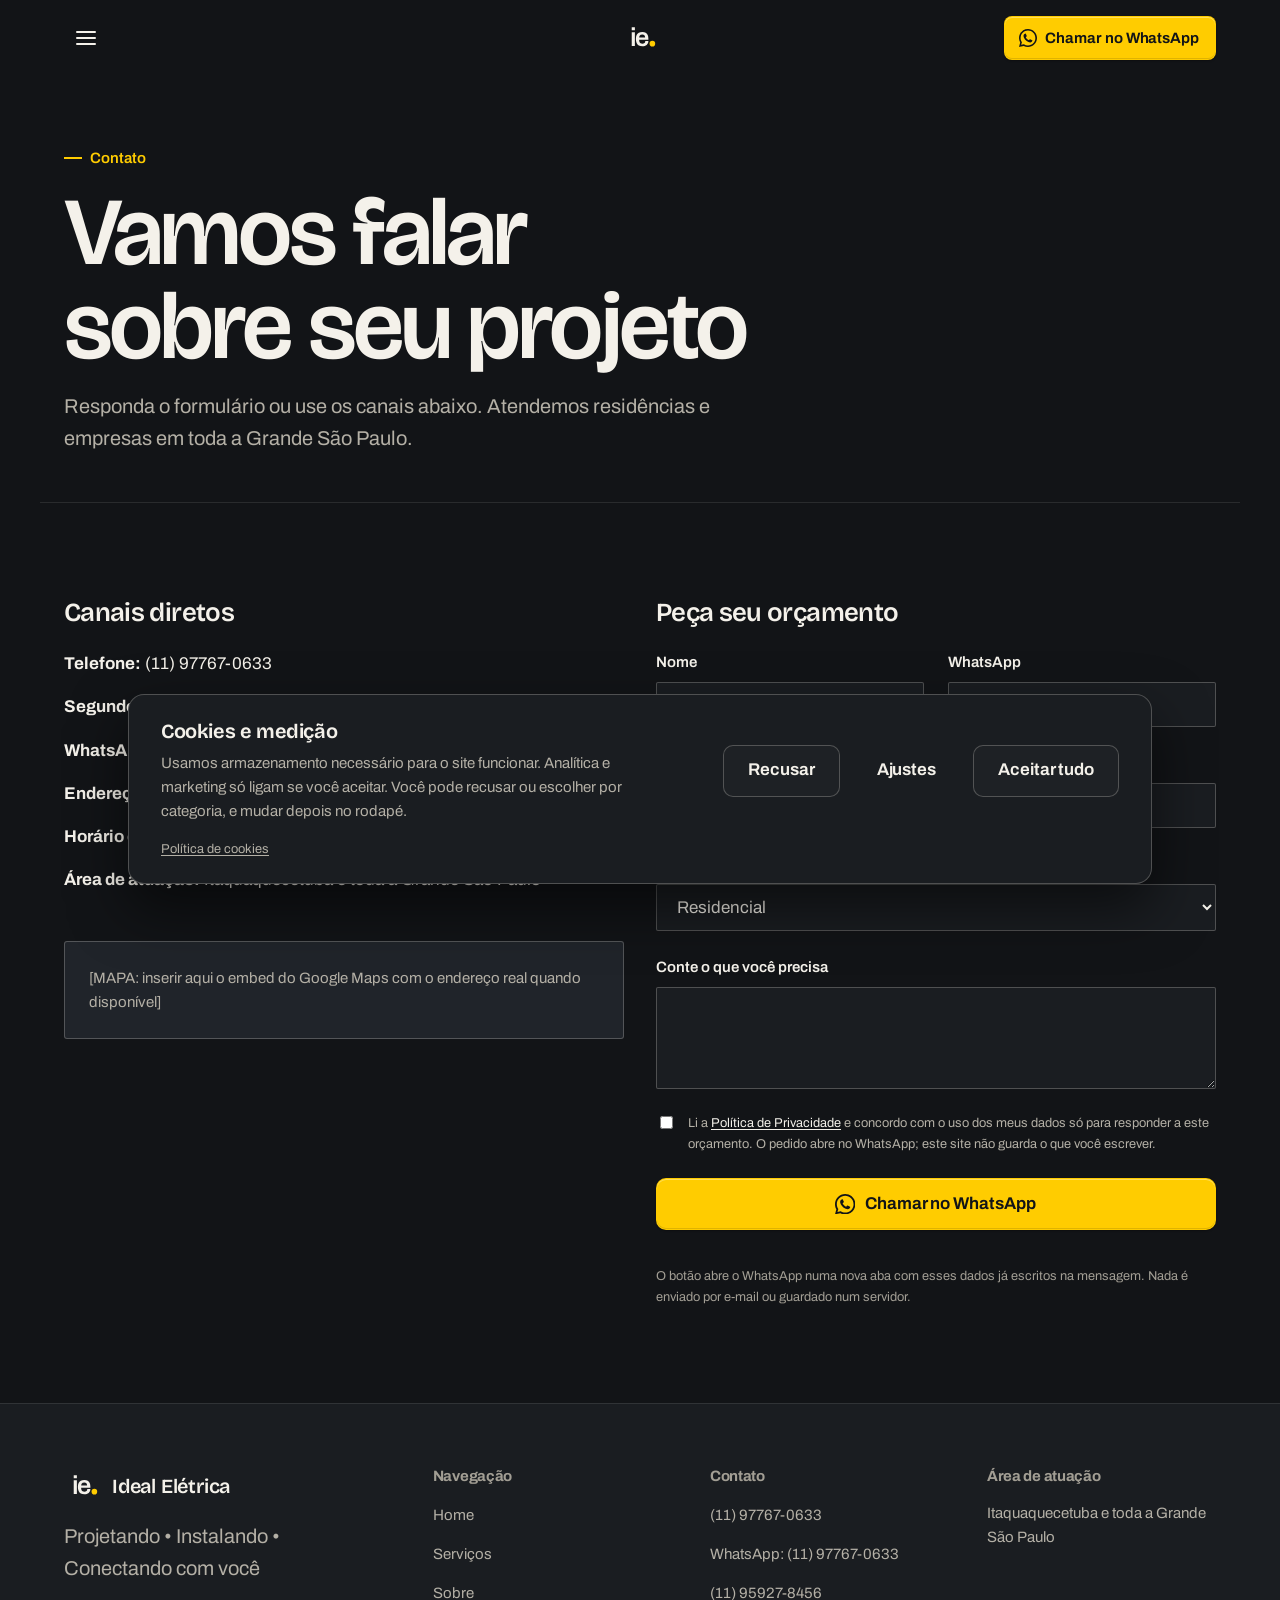
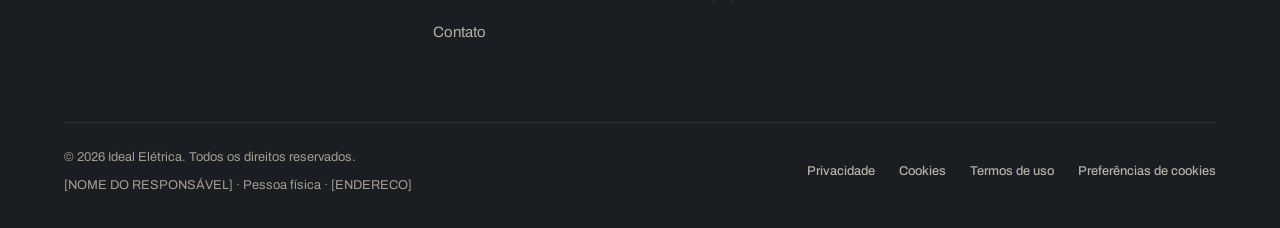
<file: contato.html>
<!DOCTYPE html>
<html lang="pt-BR" data-logo="L3" data-paleta="P1">
<head>
  <meta charset="UTF-8" />
  <meta name="viewport" content="width=device-width, initial-scale=1" />
  <title>Contato — {{SITE_NAME}}</title>
  <meta name="description" content="Fale com a Ideal Elétrica para orçamento residencial, predial, industrial ou de reforma em Itaquaquecetuba e Grande São Paulo." />
  <meta name="theme-color" content="#121417" />
  <link rel="icon" href="assets/img/favicon.svg" type="image/svg+xml" />
  <link rel="canonical" href="https://idealeletrica.com/contato.html" />
  <meta property="og:url" content="https://idealeletrica.com/contato.html" />
  <link rel="preload" as="font" type="font/woff2" href="assets/fonts/archivo-variable-latin.woff2" crossorigin />
  <link rel="stylesheet" href="assets/css/style.css" />
  <!-- Consent Mode v2: tudo negado até a pessoa decidir. Não carrega ferramenta. -->
  <script>
    window.dataLayer = window.dataLayer || [];
    function gtag(){ dataLayer.push(arguments); }
    gtag("consent", "default", {
      ad_storage: "denied",
      ad_user_data: "denied",
      ad_personalization: "denied",
      analytics_storage: "denied",
      functionality_storage: "granted",
      security_storage: "granted",
      wait_for_update: 500
    });
  </script>
</head>
<body>
  <div id="scroll-sentinel" aria-hidden="true" style="position: absolute; top: 0; left: 0; width: 1px; height: 1px;"></div>
  <a href="#conteudo" class="skip-link">Ir para o conteúdo</a>

  <header class="header">
    <div class="container">
      <div class="header-start">
        <button class="nav-toggle" aria-label="Abrir menu" aria-expanded="false" aria-controls="mobile-menu">
          <span class="nav-toggle-bars"><span></span><span></span><span></span></span>
        </button>
      </div>
      <a href="index.html" class="brand" aria-label="Ideal Elétrica">
        <svg class="logo-svg" viewBox="0 0 64 64" aria-hidden="true" focusable="false"><g class="lg lg-L1"><rect class="f-a" x="4" y="4" width="56" height="56" rx="6"/><rect class="f-g" x="14" y="14" width="8" height="36"/><path class="f-g" d="M30 14h20v8H38v6h10v8H38v6h12v8H30z"/></g><g class="lg lg-L2"><path class="s-w" d="M8 56V34a10 10 0 0 1 10-10h38"/><path class="s-a" d="M22 56V44a6 6 0 0 1 6-6h28"/><path class="s-w" d="M36 56V52a2 2 0 0 1 2-2h18"/><path class="s-w" d="M8 10h48"/></g><g class="lg lg-L3"><path class="f-w" d="M17.29 18.08V12.74H22.9V18.08ZM17.29 46V21.8H22.9V46Z M36.28 46.55Q32.41 46.55 29.84 45.2Q27.26 43.84 25.98 41.03Q24.69 38.23 24.69 33.9Q24.69 29.53 25.98 26.75Q27.26 23.97 29.84 22.61Q32.41 21.25 36.28 21.25Q39.78 21.25 42.14 22.56Q44.51 23.87 45.71 26.59Q46.91 29.3 46.91 33.63V35.28H30.44Q30.53 37.54 31.13 39.08Q31.73 40.62 32.99 41.38Q34.26 42.14 36.33 42.14Q37.38 42.14 38.3 41.86Q39.22 41.58 39.91 41.01Q40.6 40.43 40.99 39.56Q41.39 38.69 41.39 37.54H46.91Q46.91 39.84 46.1 41.54Q45.3 43.24 43.85 44.34Q42.4 45.45 40.47 46Q38.53 46.55 36.28 46.55ZM30.53 31.33H41.06Q41.06 29.81 40.72 28.75Q40.37 27.69 39.75 27Q39.13 26.31 38.26 26.01Q37.38 25.71 36.28 25.71Q34.48 25.71 33.27 26.31Q32.05 26.91 31.4 28.15Q30.76 29.39 30.53 31.33Z"/><circle class="f-a" cx="54" cy="42" r="5"/></g><g class="lg lg-L4"><circle class="f-a" cx="14" cy="18" r="8"/><circle class="f-w" cx="50" cy="46" r="8"/><path class="s-w s-round" d="M14 26C14 44 50 20 50 38"/></g></svg>
      </a>
      <div class="header-end">
        <a href="#" data-site-href="wa" data-wa-msg="Olá! Vim pelo site da Ideal Elétrica e quero um orçamento." class="btn btn-primary btn-sm nav-cta"><svg class="btn-icon" viewBox="0 0 720 720" fill="currentColor" aria-hidden="true" focusable="false"><path d="M360,0C161.18,0,0,161.18,0,360c0,65.41,17.45,126.75,47.94,179.61L0,720l187.02-44.21c51.34,28.18,110.28,44.21,172.98,44.21,198.82,0,360-161.18,360-360S558.82,0,360,0ZM360,655.52c-60.17,0-116.13-17.98-162.82-48.87l-110.49,28.14,30.99-105.61c-33.53-47.93-53.2-106.26-53.2-169.19,0-163.21,132.31-295.52,295.52-295.52s295.52,132.31,295.52,295.52-132.31,295.52-295.52,295.52Z"/><path d="M444.35,407.52l87.1,41.06c4,1.88,6.56,5.94,6.2,10.34-.94,11.46-5.54,34.43-26.13,55.02-58.12,58.12-162.49-7.64-166.74-10.18-25.67-13.79-50.06-32.24-73.19-55.36-23.12-23.12-41.58-47.52-55.37-73.19-2.55-4.24-68.31-108.61-10.18-166.74,20.59-20.59,43.56-25.19,55.02-26.13,4.41-.36,8.46,2.2,10.34,6.2l41.07,87.1c1.94,4.12,1.09,9.02-2.13,12.24l-30.61,30.61c-6.62,6.62-8.56,16.93-4,25.11,11.17,20.03,26.19,39.32,43.59,57.07,17.75,17.4,37.04,32.43,57.07,43.59,8.18,4.56,18.48,2.62,25.11-4l30.61-30.61c3.22-3.22,8.12-4.08,12.24-2.13Z"/></svg><span class="nav-cta__full">Chamar no WhatsApp</span><span class="nav-cta__short">WhatsApp</span></a>
      </div>
    </div>
  </header>

  <div class="mobile-menu" id="mobile-menu">
    <button type="button" class="mobile-menu-close" aria-label="Fechar menu">×</button>
    <nav class="mobile-menu-links" aria-label="Navegação principal">
      <a href="index.html">Home</a>
      <a href="servicos.html">Serviços</a>
      <a href="sobre.html">Sobre</a>
      <a href="contato.html" aria-current="page">Contato</a>
    </nav>
    <a href="#" data-site-href="wa" data-wa-msg="Olá! Vim pelo site da Ideal Elétrica e quero falar sobre um serviço." class="btn btn-primary"><svg class="btn-icon" viewBox="0 0 720 720" fill="currentColor" aria-hidden="true" focusable="false"><path d="M360,0C161.18,0,0,161.18,0,360c0,65.41,17.45,126.75,47.94,179.61L0,720l187.02-44.21c51.34,28.18,110.28,44.21,172.98,44.21,198.82,0,360-161.18,360-360S558.82,0,360,0ZM360,655.52c-60.17,0-116.13-17.98-162.82-48.87l-110.49,28.14,30.99-105.61c-33.53-47.93-53.2-106.26-53.2-169.19,0-163.21,132.31-295.52,295.52-295.52s295.52,132.31,295.52,295.52-132.31,295.52-295.52,295.52Z"/><path d="M444.35,407.52l87.1,41.06c4,1.88,6.56,5.94,6.2,10.34-.94,11.46-5.54,34.43-26.13,55.02-58.12,58.12-162.49-7.64-166.74-10.18-25.67-13.79-50.06-32.24-73.19-55.36-23.12-23.12-41.58-47.52-55.37-73.19-2.55-4.24-68.31-108.61-10.18-166.74,20.59-20.59,43.56-25.19,55.02-26.13,4.41-.36,8.46,2.2,10.34,6.2l41.07,87.1c1.94,4.12,1.09,9.02-2.13,12.24l-30.61,30.61c-6.62,6.62-8.56,16.93-4,25.11,11.17,20.03,26.19,39.32,43.59,57.07,17.75,17.4,37.04,32.43,57.07,43.59,8.18,4.56,18.48,2.62,25.11-4l30.61-30.61c3.22-3.22,8.12-4.08,12.24-2.13Z"/></svg>Chamar no WhatsApp</a>
  </div>

  <main id="conteudo">
    <div class="page-header container">
      <span class="eyebrow">Contato</span>
      <h1>Vamos falar sobre seu projeto</h1>
      <p class="lede">Responda o formulário ou use os canais abaixo. Atendemos residências e empresas em toda a Grande São Paulo.</p>
    </div>

    <section class="section container">
      <div class="grid grid-2">
        <div>
          <h2 style="font-size: var(--fs-lg); margin-bottom: var(--space-5);">Canais diretos</h2>

          <ul style="display: flex; flex-direction: column; gap: var(--space-4); margin-bottom: var(--space-7);">
            <li><strong>Telefone:</strong> <a data-site-href="phone" href="#"><span data-site="phone">[TELEFONE]</span></a></li>
            <li><strong>Segundo contato:</strong> <a data-site-href="phone2" href="#"><span data-site="phone2">[TELEFONE 2]</span></a></li>
            <li><strong>WhatsApp:</strong> <a data-site-href="wa" data-wa-msg="Olá! Vim pela página de contato da Ideal Elétrica." href="#"><span data-site="whatsappDisplay">[WHATSAPP]</span></a></li>
            <li><strong>Endereço:</strong> <span data-site="address">[ENDERECO]</span></li>
            <li><strong>Horário de atendimento:</strong> [HORARIO DE ATENDIMENTO]</li>
            <li><strong>Área de atuação:</strong> <span data-site="serviceArea">Itaquaquecetuba e toda a Grande São Paulo</span></li>
          </ul>

          <div class="badge" style="display: flex; gap: var(--space-3); padding: var(--space-5); border-radius: var(--radius-md); align-items: flex-start; text-transform: none; font-weight: 400; font-size: var(--fs-sm);">
            <span>[MAPA: inserir aqui o embed do Google Maps com o endereço real quando disponível]</span>
          </div>
        </div>

        <div>
          <h2 style="font-size: var(--fs-lg); margin-bottom: var(--space-5);">Peça seu orçamento</h2>

          <form id="contact-form" class="form-grid" action="#" method="post">
            <div class="form-row-2">
              <div class="field">
                <label for="nome">Nome</label>
                <input type="text" id="nome" name="nome" required />
              </div>
              <div class="field">
                <label for="whatsapp">WhatsApp</label>
                <input type="tel" id="whatsapp" name="whatsapp" required />
              </div>
            </div>

            <div class="field">
              <label for="cidade">Cidade / bairro</label>
              <input type="text" id="cidade" name="cidade" />
            </div>

            <div class="field">
              <label for="servico">Serviço</label>
              <select id="servico" name="servico">
                <option value="residencial">Residencial</option>
                <option value="predial">Predial</option>
                <option value="industrial">Industrial</option>
                <option value="reforma">Reforma</option>
                <option value="outro">Não sei / outro</option>
              </select>
            </div>

            <div class="field">
              <label for="mensagem">Conte o que você precisa</label>
              <textarea id="mensagem" name="mensagem" rows="4" required></textarea>
            </div>

            <label class="field-check">
              <input type="checkbox" required />
              <span>Li a <a href="privacidade.html">Política de Privacidade</a> e concordo com o uso dos meus dados só para responder a este orçamento. O pedido abre no WhatsApp; este site não guarda o que você escrever.</span>
            </label>

            <button type="submit" class="btn btn-primary btn-block"><svg class="btn-icon" viewBox="0 0 720 720" fill="currentColor" aria-hidden="true" focusable="false"><path d="M360,0C161.18,0,0,161.18,0,360c0,65.41,17.45,126.75,47.94,179.61L0,720l187.02-44.21c51.34,28.18,110.28,44.21,172.98,44.21,198.82,0,360-161.18,360-360S558.82,0,360,0ZM360,655.52c-60.17,0-116.13-17.98-162.82-48.87l-110.49,28.14,30.99-105.61c-33.53-47.93-53.2-106.26-53.2-169.19,0-163.21,132.31-295.52,295.52-295.52s295.52,132.31,295.52,295.52-132.31,295.52-295.52,295.52Z"/><path d="M444.35,407.52l87.1,41.06c4,1.88,6.56,5.94,6.2,10.34-.94,11.46-5.54,34.43-26.13,55.02-58.12,58.12-162.49-7.64-166.74-10.18-25.67-13.79-50.06-32.24-73.19-55.36-23.12-23.12-41.58-47.52-55.37-73.19-2.55-4.24-68.31-108.61-10.18-166.74,20.59-20.59,43.56-25.19,55.02-26.13,4.41-.36,8.46,2.2,10.34,6.2l41.07,87.1c1.94,4.12,1.09,9.02-2.13,12.24l-30.61,30.61c-6.62,6.62-8.56,16.93-4,25.11,11.17,20.03,26.19,39.32,43.59,57.07,17.75,17.4,37.04,32.43,57.07,43.59,8.18,4.56,18.48,2.62,25.11-4l30.61-30.61c3.22-3.22,8.12-4.08,12.24-2.13Z"/></svg>Chamar no WhatsApp</button>
            <p role="status" class="form-feedback" aria-live="polite"></p>
            <p class="form-note">O botão abre o WhatsApp numa nova aba com esses dados já escritos na mensagem. Nada é enviado por e-mail ou guardado num servidor.</p>
          </form>
        </div>
      </div>
    </section>
  </main>

  <footer class="footer">
    <div class="container">
      <div class="footer-grid">
        <div>
          <a href="index.html" class="brand">
            <svg class="logo-svg" viewBox="0 0 64 64" aria-hidden="true" focusable="false"><g class="lg lg-L1"><rect class="f-a" x="4" y="4" width="56" height="56" rx="6"/><rect class="f-g" x="14" y="14" width="8" height="36"/><path class="f-g" d="M30 14h20v8H38v6h10v8H38v6h12v8H30z"/></g><g class="lg lg-L2"><path class="s-w" d="M8 56V34a10 10 0 0 1 10-10h38"/><path class="s-a" d="M22 56V44a6 6 0 0 1 6-6h28"/><path class="s-w" d="M36 56V52a2 2 0 0 1 2-2h18"/><path class="s-w" d="M8 10h48"/></g><g class="lg lg-L3"><path class="f-w" d="M17.29 18.08V12.74H22.9V18.08ZM17.29 46V21.8H22.9V46Z M36.28 46.55Q32.41 46.55 29.84 45.2Q27.26 43.84 25.98 41.03Q24.69 38.23 24.69 33.9Q24.69 29.53 25.98 26.75Q27.26 23.97 29.84 22.61Q32.41 21.25 36.28 21.25Q39.78 21.25 42.14 22.56Q44.51 23.87 45.71 26.59Q46.91 29.3 46.91 33.63V35.28H30.44Q30.53 37.54 31.13 39.08Q31.73 40.62 32.99 41.38Q34.26 42.14 36.33 42.14Q37.38 42.14 38.3 41.86Q39.22 41.58 39.91 41.01Q40.6 40.43 40.99 39.56Q41.39 38.69 41.39 37.54H46.91Q46.91 39.84 46.1 41.54Q45.3 43.24 43.85 44.34Q42.4 45.45 40.47 46Q38.53 46.55 36.28 46.55ZM30.53 31.33H41.06Q41.06 29.81 40.72 28.75Q40.37 27.69 39.75 27Q39.13 26.31 38.26 26.01Q37.38 25.71 36.28 25.71Q34.48 25.71 33.27 26.31Q32.05 26.91 31.4 28.15Q30.76 29.39 30.53 31.33Z"/><circle class="f-a" cx="54" cy="42" r="5"/></g><g class="lg lg-L4"><circle class="f-a" cx="14" cy="18" r="8"/><circle class="f-w" cx="50" cy="46" r="8"/><path class="s-w s-round" d="M14 26C14 44 50 20 50 38"/></g></svg>
            <span data-site="name">Ideal Elétrica</span>
          </a>
          <p class="lede" data-site="slogan" style="margin-top: var(--space-4);">Projetando • Instalando • Conectando com você</p>
        </div>
        <div>
          <h3>Navegação</h3>
          <ul>
            <li><a href="index.html">Home</a></li>
            <li><a href="servicos.html">Serviços</a></li>
            <li><a href="sobre.html">Sobre</a></li>
            <li><a href="contato.html">Contato</a></li>
          </ul>
        </div>
        <div>
          <h3>Contato</h3>
          <ul>
            <li><a data-site-href="phone" href="#"><span data-site="phone">[TELEFONE]</span></a></li>
            <li><a data-site-href="wa" data-wa-msg="Olá! Vim pelo site da Ideal Elétrica." href="#">WhatsApp: <span data-site="whatsappDisplay">[WHATSAPP]</span></a></li>
            <li><a data-site-href="phone2" href="#"><span data-site="phone2">[TELEFONE 2]</span></a></li>
          </ul>
        </div>
        <div>
          <h3>Área de atuação</h3>
          <p class="text-muted" style="font-size: var(--fs-sm);" data-site="serviceArea">Itaquaquecetuba e toda a Grande São Paulo</p>
        </div>
      </div>
      <div class="footer-bottom">
        <div class="footer-legal">
          <span>© <span id="year"></span> <span data-site="name">Ideal Elétrica</span>. Todos os direitos reservados.</span>
          <span><span data-site="ownerName">[NOME DO RESPONSÁVEL]</span> · Pessoa física · <span data-site="address">[ENDERECO]</span></span>
        </div>
        <nav class="footer-legal-nav" aria-label="Informações legais">
          <a href="privacidade.html">Privacidade</a>
          <a href="cookies.html">Cookies</a>
          <a href="termos.html">Termos de uso</a>
          <button type="button" class="footer-consent" data-cmp-open>Preferências de cookies</button>
        </nav>
      </div>
    </div>
  </footer>

  <a href="#" data-site-href="wa" data-wa-msg="Olá! Vim pelo site da Ideal Elétrica e tenho uma dúvida." class="wa-float" aria-label="Chamar no WhatsApp">
    <svg viewBox="0 0 720 720" fill="currentColor" aria-hidden="true"><path d="M360,0C161.18,0,0,161.18,0,360c0,65.41,17.45,126.75,47.94,179.61L0,720l187.02-44.21c51.34,28.18,110.28,44.21,172.98,44.21,198.82,0,360-161.18,360-360S558.82,0,360,0ZM360,655.52c-60.17,0-116.13-17.98-162.82-48.87l-110.49,28.14,30.99-105.61c-33.53-47.93-53.2-106.26-53.2-169.19,0-163.21,132.31-295.52,295.52-295.52s295.52,132.31,295.52,295.52-132.31,295.52-295.52,295.52Z"/><path d="M444.35,407.52l87.1,41.06c4,1.88,6.56,5.94,6.2,10.34-.94,11.46-5.54,34.43-26.13,55.02-58.12,58.12-162.49-7.64-166.74-10.18-25.67-13.79-50.06-32.24-73.19-55.36-23.12-23.12-41.58-47.52-55.37-73.19-2.55-4.24-68.31-108.61-10.18-166.74,20.59-20.59,43.56-25.19,55.02-26.13,4.41-.36,8.46,2.2,10.34,6.2l41.07,87.1c1.94,4.12,1.09,9.02-2.13,12.24l-30.61,30.61c-6.62,6.62-8.56,16.93-4,25.11,11.17,20.03,26.19,39.32,43.59,57.07,17.75,17.4,37.04,32.43,57.07,43.59,8.18,4.56,18.48,2.62,25.11-4l30.61-30.61c3.22-3.22,8.12-4.08,12.24-2.13Z"/></svg>
  </a>

  <script src="assets/js/site-config.js"></script>
  <script src="assets/js/main.js"></script>
  <script src="assets/js/consent.js"></script>
  <script src="assets/js/measure.js"></script>
  <script>document.getElementById("year").textContent = new Date().getFullYear();</script>
</body>
</html>
</file>
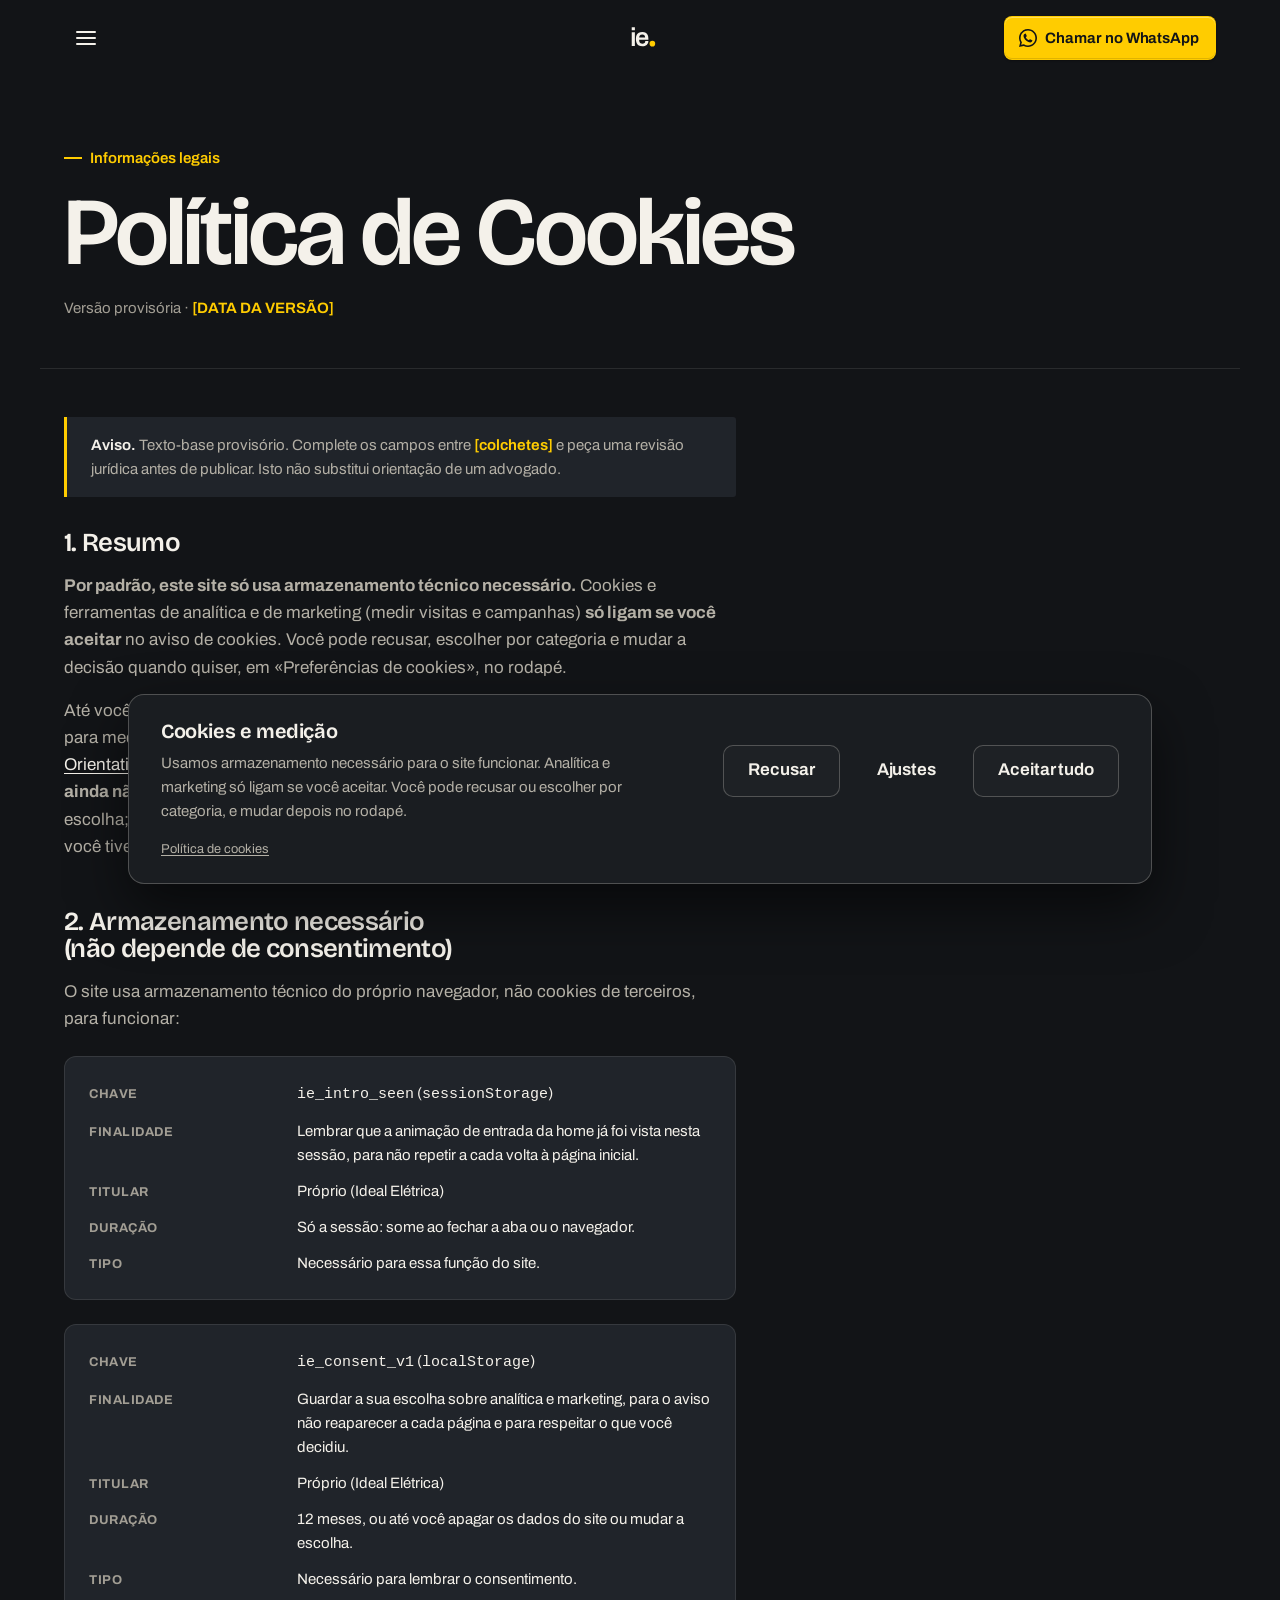
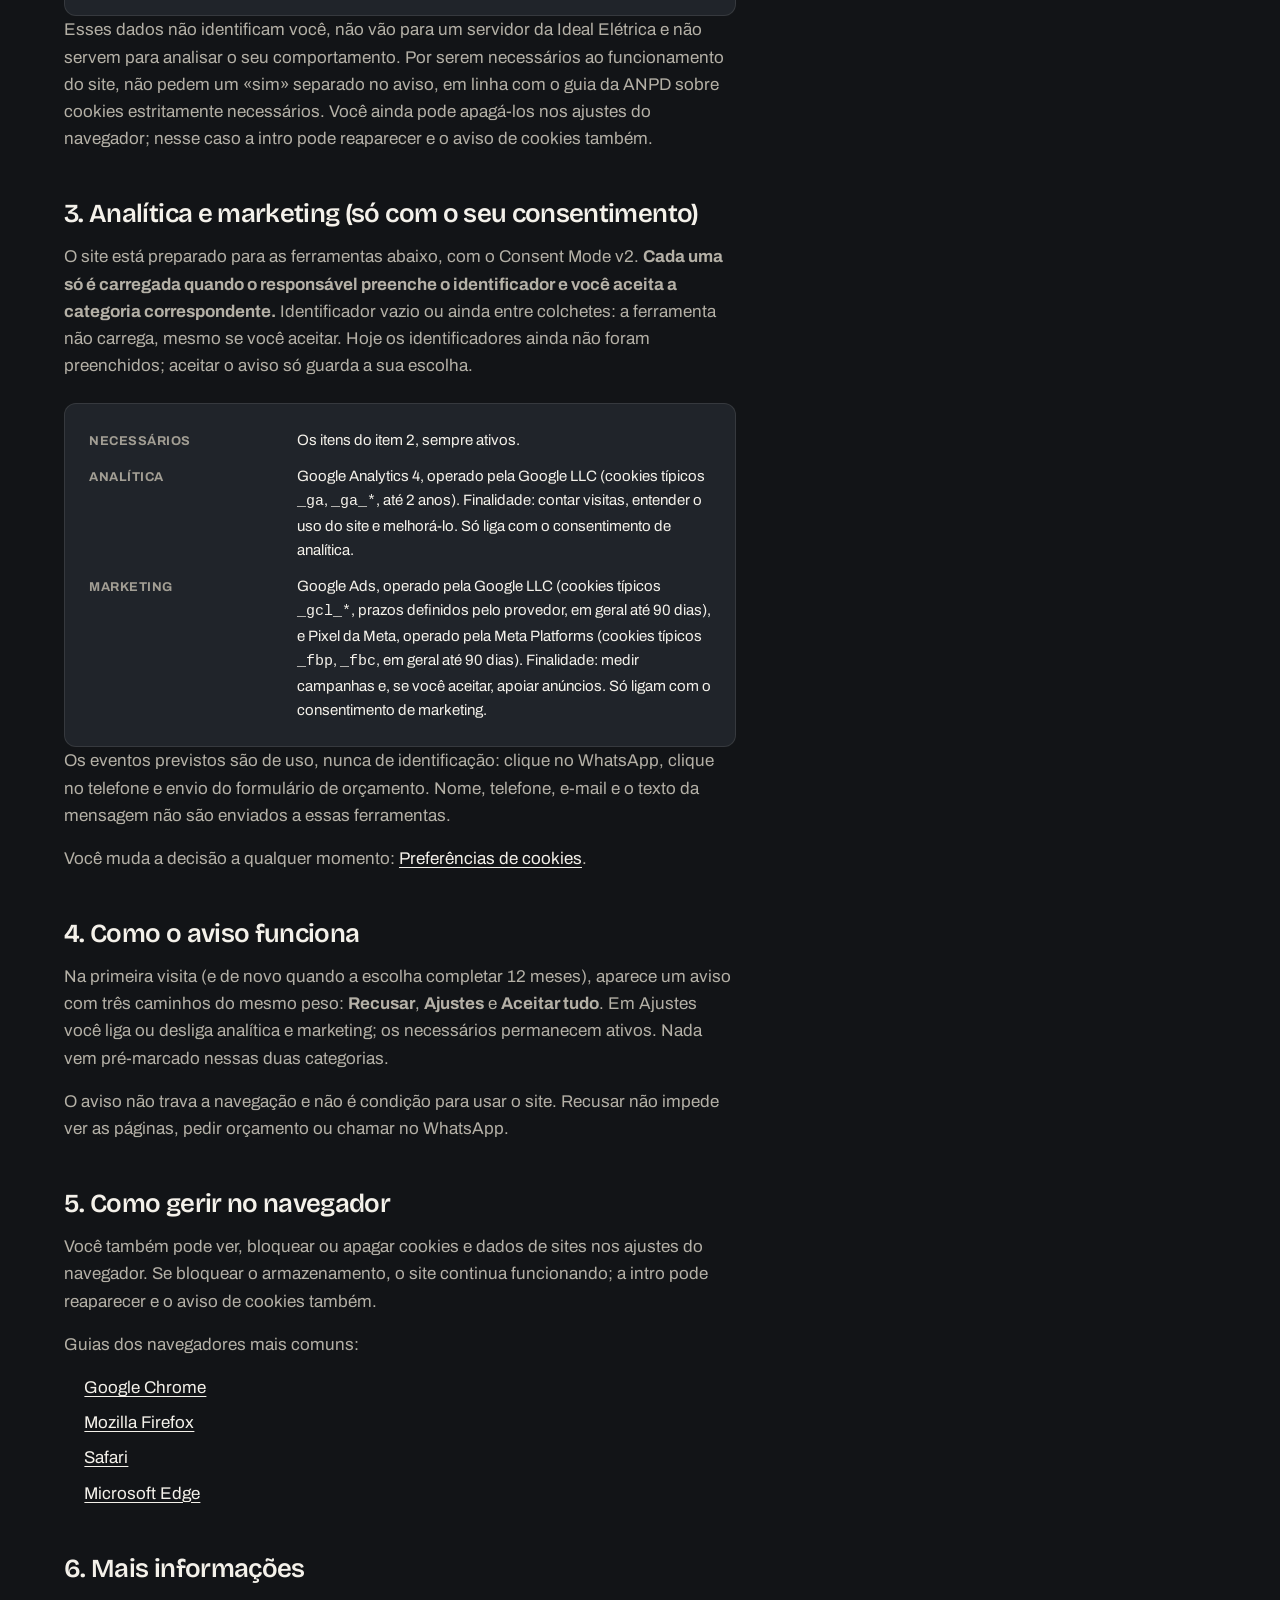
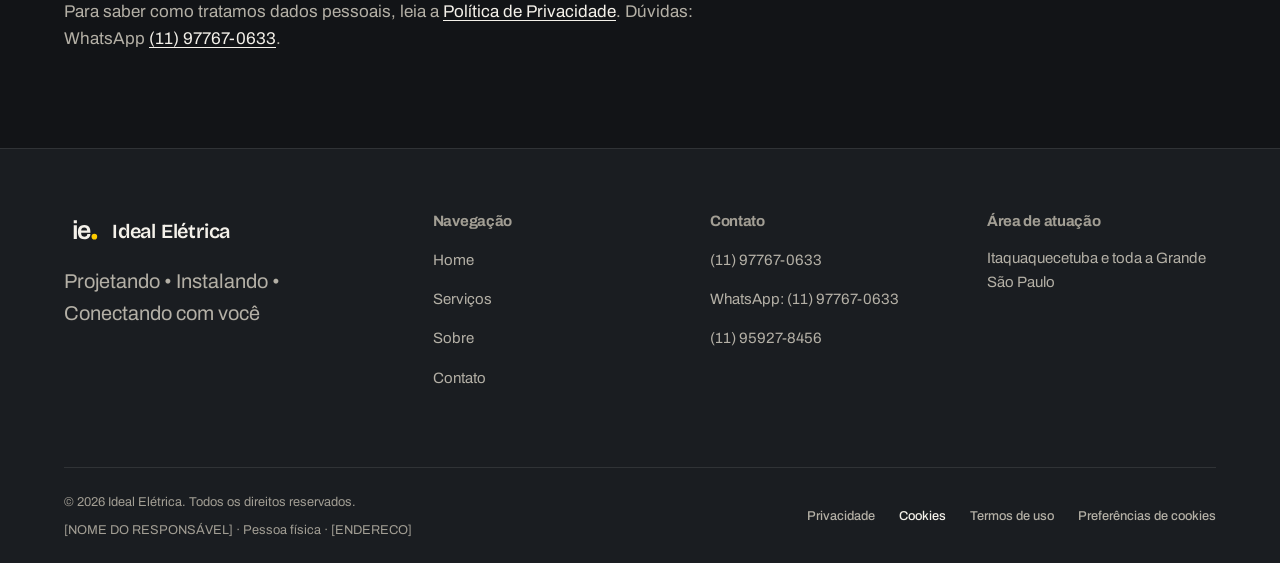
<file: cookies.html>
<!DOCTYPE html>
<html lang="pt-BR" data-logo="L3" data-paleta="P1">
<head>
  <meta charset="UTF-8" />
  <meta name="viewport" content="width=device-width, initial-scale=1" />
  <title>Política de Cookies — {{SITE_NAME}}</title>
  <meta name="description" content="Como a Ideal Elétrica usa cookies e armazenamento do navegador, e como aceitar, recusar ou mudar essa escolha." />
  <meta name="theme-color" content="#121417" />
  <link rel="icon" href="assets/img/favicon.svg" type="image/svg+xml" />
  <link rel="canonical" href="https://idealeletrica.com/cookies.html" />
  <meta property="og:url" content="https://idealeletrica.com/cookies.html" />
  <link rel="preload" as="font" type="font/woff2" href="assets/fonts/archivo-variable-latin.woff2" crossorigin />
  <link rel="stylesheet" href="assets/css/style.css" />
  <!-- Consent Mode v2: tudo negado até a pessoa decidir. Não carrega ferramenta. -->
  <script>
    window.dataLayer = window.dataLayer || [];
    function gtag(){ dataLayer.push(arguments); }
    gtag("consent", "default", {
      ad_storage: "denied",
      ad_user_data: "denied",
      ad_personalization: "denied",
      analytics_storage: "denied",
      functionality_storage: "granted",
      security_storage: "granted",
      wait_for_update: 500
    });
  </script>
</head>
<body>
  <div id="scroll-sentinel" aria-hidden="true" style="position: absolute; top: 0; left: 0; width: 1px; height: 1px;"></div>
  <a href="#conteudo" class="skip-link">Ir para o conteúdo</a>

  <header class="header">
    <div class="container">
      <div class="header-start">
        <button class="nav-toggle" aria-label="Abrir menu" aria-expanded="false" aria-controls="mobile-menu">
          <span class="nav-toggle-bars"><span></span><span></span><span></span></span>
        </button>
      </div>
      <a href="index.html" class="brand" aria-label="Ideal Elétrica">
        <svg class="logo-svg" viewBox="0 0 64 64" aria-hidden="true" focusable="false"><g class="lg lg-L1"><rect class="f-a" x="4" y="4" width="56" height="56" rx="6"/><rect class="f-g" x="14" y="14" width="8" height="36"/><path class="f-g" d="M30 14h20v8H38v6h10v8H38v6h12v8H30z"/></g><g class="lg lg-L2"><path class="s-w" d="M8 56V34a10 10 0 0 1 10-10h38"/><path class="s-a" d="M22 56V44a6 6 0 0 1 6-6h28"/><path class="s-w" d="M36 56V52a2 2 0 0 1 2-2h18"/><path class="s-w" d="M8 10h48"/></g><g class="lg lg-L3"><path class="f-w" d="M17.29 18.08V12.74H22.9V18.08ZM17.29 46V21.8H22.9V46Z M36.28 46.55Q32.41 46.55 29.84 45.2Q27.26 43.84 25.98 41.03Q24.69 38.23 24.69 33.9Q24.69 29.53 25.98 26.75Q27.26 23.97 29.84 22.61Q32.41 21.25 36.28 21.25Q39.78 21.25 42.14 22.56Q44.51 23.87 45.71 26.59Q46.91 29.3 46.91 33.63V35.28H30.44Q30.53 37.54 31.13 39.08Q31.73 40.62 32.99 41.38Q34.26 42.14 36.33 42.14Q37.38 42.14 38.3 41.86Q39.22 41.58 39.91 41.01Q40.6 40.43 40.99 39.56Q41.39 38.69 41.39 37.54H46.91Q46.91 39.84 46.1 41.54Q45.3 43.24 43.85 44.34Q42.4 45.45 40.47 46Q38.53 46.55 36.28 46.55ZM30.53 31.33H41.06Q41.06 29.81 40.72 28.75Q40.37 27.69 39.75 27Q39.13 26.31 38.26 26.01Q37.38 25.71 36.28 25.71Q34.48 25.71 33.27 26.31Q32.05 26.91 31.4 28.15Q30.76 29.39 30.53 31.33Z"/><circle class="f-a" cx="54" cy="42" r="5"/></g><g class="lg lg-L4"><circle class="f-a" cx="14" cy="18" r="8"/><circle class="f-w" cx="50" cy="46" r="8"/><path class="s-w s-round" d="M14 26C14 44 50 20 50 38"/></g></svg>
      </a>
      <div class="header-end">
        <a href="#" data-site-href="wa" data-wa-msg="Olá! Vim pelo site da Ideal Elétrica e quero um orçamento." class="btn btn-primary btn-sm nav-cta"><svg class="btn-icon" viewBox="0 0 720 720" fill="currentColor" aria-hidden="true" focusable="false"><path d="M360,0C161.18,0,0,161.18,0,360c0,65.41,17.45,126.75,47.94,179.61L0,720l187.02-44.21c51.34,28.18,110.28,44.21,172.98,44.21,198.82,0,360-161.18,360-360S558.82,0,360,0ZM360,655.52c-60.17,0-116.13-17.98-162.82-48.87l-110.49,28.14,30.99-105.61c-33.53-47.93-53.2-106.26-53.2-169.19,0-163.21,132.31-295.52,295.52-295.52s295.52,132.31,295.52,295.52-132.31,295.52-295.52,295.52Z"/><path d="M444.35,407.52l87.1,41.06c4,1.88,6.56,5.94,6.2,10.34-.94,11.46-5.54,34.43-26.13,55.02-58.12,58.12-162.49-7.64-166.74-10.18-25.67-13.79-50.06-32.24-73.19-55.36-23.12-23.12-41.58-47.52-55.37-73.19-2.55-4.24-68.31-108.61-10.18-166.74,20.59-20.59,43.56-25.19,55.02-26.13,4.41-.36,8.46,2.2,10.34,6.2l41.07,87.1c1.94,4.12,1.09,9.02-2.13,12.24l-30.61,30.61c-6.62,6.62-8.56,16.93-4,25.11,11.17,20.03,26.19,39.32,43.59,57.07,17.75,17.4,37.04,32.43,57.07,43.59,8.18,4.56,18.48,2.62,25.11-4l30.61-30.61c3.22-3.22,8.12-4.08,12.24-2.13Z"/></svg><span class="nav-cta__full">Chamar no WhatsApp</span><span class="nav-cta__short">WhatsApp</span></a>
      </div>
    </div>
  </header>

  <div class="mobile-menu" id="mobile-menu">
    <button type="button" class="mobile-menu-close" aria-label="Fechar menu">×</button>
    <nav class="mobile-menu-links" aria-label="Navegação principal">
      <a href="index.html">Home</a>
      <a href="servicos.html">Serviços</a>
      <a href="sobre.html">Sobre</a>
      <a href="contato.html">Contato</a>
    </nav>
    <a href="#" data-site-href="wa" data-wa-msg="Olá! Vim pelo site da Ideal Elétrica e quero falar sobre um serviço." class="btn btn-primary"><svg class="btn-icon" viewBox="0 0 720 720" fill="currentColor" aria-hidden="true" focusable="false"><path d="M360,0C161.18,0,0,161.18,0,360c0,65.41,17.45,126.75,47.94,179.61L0,720l187.02-44.21c51.34,28.18,110.28,44.21,172.98,44.21,198.82,0,360-161.18,360-360S558.82,0,360,0ZM360,655.52c-60.17,0-116.13-17.98-162.82-48.87l-110.49,28.14,30.99-105.61c-33.53-47.93-53.2-106.26-53.2-169.19,0-163.21,132.31-295.52,295.52-295.52s295.52,132.31,295.52,295.52-132.31,295.52-295.52,295.52Z"/><path d="M444.35,407.52l87.1,41.06c4,1.88,6.56,5.94,6.2,10.34-.94,11.46-5.54,34.43-26.13,55.02-58.12,58.12-162.49-7.64-166.74-10.18-25.67-13.79-50.06-32.24-73.19-55.36-23.12-23.12-41.58-47.52-55.37-73.19-2.55-4.24-68.31-108.61-10.18-166.74,20.59-20.59,43.56-25.19,55.02-26.13,4.41-.36,8.46,2.2,10.34,6.2l41.07,87.1c1.94,4.12,1.09,9.02-2.13,12.24l-30.61,30.61c-6.62,6.62-8.56,16.93-4,25.11,11.17,20.03,26.19,39.32,43.59,57.07,17.75,17.4,37.04,32.43,57.07,43.59,8.18,4.56,18.48,2.62,25.11-4l30.61-30.61c3.22-3.22,8.12-4.08,12.24-2.13Z"/></svg>Chamar no WhatsApp</a>
  </div>

  <main id="conteudo">
    <div class="page-header container">
      <span class="eyebrow">Informações legais</span>
      <h1>Política de Cookies</h1>
      <p class="lede legal-updated">Versão provisória · <span class="legal-pend" data-site="policyDate">[DATA DA VERSÃO]</span></p>
    </div>
    <div class="legal container">
      <p class="legal-notice" role="note"><strong>Aviso.</strong> Texto-base provisório. Complete os campos entre <span class="legal-pend">[colchetes]</span> e peça uma revisão jurídica antes de publicar. Isto não substitui orientação de um advogado.</p>
      <div class="legal-body">
        <section>
          <h2>1. Resumo</h2>
          <p><strong>Por padrão, este site só usa armazenamento técnico necessário.</strong> Cookies e ferramentas de analítica e de marketing (medir visitas e campanhas) <strong>só ligam se você aceitar</strong> no aviso de cookies. Você pode recusar, escolher por categoria e mudar a decisão quando quiser, em «Preferências de cookies», no rodapé.</p>
          <p>Até você decidir, e também se recusar, nenhuma ferramenta de terceiro é carregada para medição. Aceitar e recusar têm o mesmo peso no aviso, como recomenda o <a href="https://www.gov.br/anpd/pt-br/centrais-de-conteudo/materiais-educativos-e-publicacoes/guia-orientativo-cookies-e-protecao-de-dados-pessoais.pdf" target="_blank" rel="noopener">Guia Orientativo de Cookies e Proteção de Dados Pessoais da ANPD</a> (2022). <strong>Nesta versão, ainda não há identificador de medição configurado</strong>, então aceitar só guarda a sua escolha; as ferramentas passam a carregar quando o responsável preencher os IDs e você tiver aceitado.</p>
        </section>

        <section>
          <h2>2. Armazenamento necessário (não depende de consentimento)</h2>
          <p>O site usa armazenamento técnico do próprio navegador, não cookies de terceiros, para funcionar:</p>
          <dl class="legal-ficha">
            <div><dt>Chave</dt><dd><code>ie_intro_seen</code> (<code>sessionStorage</code>)</dd></div>
            <div><dt>Finalidade</dt><dd>Lembrar que a animação de entrada da home já foi vista nesta sessão, para não repetir a cada volta à página inicial.</dd></div>
            <div><dt>Titular</dt><dd>Próprio (Ideal Elétrica)</dd></div>
            <div><dt>Duração</dt><dd>Só a sessão: some ao fechar a aba ou o navegador.</dd></div>
            <div><dt>Tipo</dt><dd>Necessário para essa função do site.</dd></div>
          </dl>
          <dl class="legal-ficha">
            <div><dt>Chave</dt><dd><code>ie_consent_v1</code> (<code>localStorage</code>)</dd></div>
            <div><dt>Finalidade</dt><dd>Guardar a sua escolha sobre analítica e marketing, para o aviso não reaparecer a cada página e para respeitar o que você decidiu.</dd></div>
            <div><dt>Titular</dt><dd>Próprio (Ideal Elétrica)</dd></div>
            <div><dt>Duração</dt><dd>12 meses, ou até você apagar os dados do site ou mudar a escolha.</dd></div>
            <div><dt>Tipo</dt><dd>Necessário para lembrar o consentimento.</dd></div>
          </dl>
          <p>Esses dados não identificam você, não vão para um servidor da Ideal Elétrica e não servem para analisar o seu comportamento. Por serem necessários ao funcionamento do site, não pedem um «sim» separado no aviso, em linha com o guia da ANPD sobre cookies estritamente necessários. Você ainda pode apagá-los nos ajustes do navegador; nesse caso a intro pode reaparecer e o aviso de cookies também.</p>
        </section>

        <section>
          <h2>3. Analítica e marketing (só com o seu consentimento)</h2>
          <p>O site está preparado para as ferramentas abaixo, com o Consent Mode v2. <strong>Cada uma só é carregada quando o responsável preenche o identificador e você aceita a categoria correspondente.</strong> Identificador vazio ou ainda entre colchetes: a ferramenta não carrega, mesmo se você aceitar. Hoje os identificadores ainda não foram preenchidos; aceitar o aviso só guarda a sua escolha.</p>
          <dl class="legal-ficha">
            <div><dt>Necessários</dt><dd>Os itens do item 2, sempre ativos.</dd></div>
            <div><dt>Analítica</dt><dd>Google Analytics 4, operado pela Google LLC (cookies típicos <code>_ga</code>, <code>_ga_*</code>, até 2 anos). Finalidade: contar visitas, entender o uso do site e melhorá-lo. Só liga com o consentimento de analítica.</dd></div>
            <div><dt>Marketing</dt><dd>Google Ads, operado pela Google LLC (cookies típicos <code>_gcl_*</code>, prazos definidos pelo provedor, em geral até 90 dias), e Pixel da Meta, operado pela Meta Platforms (cookies típicos <code>_fbp</code>, <code>_fbc</code>, em geral até 90 dias). Finalidade: medir campanhas e, se você aceitar, apoiar anúncios. Só ligam com o consentimento de marketing.</dd></div>
          </dl>
          <p>Os eventos previstos são de uso, nunca de identificação: clique no WhatsApp, clique no telefone e envio do formulário de orçamento. Nome, telefone, e-mail e o texto da mensagem não são enviados a essas ferramentas.</p>
          <p>Você muda a decisão a qualquer momento: <a href="index.html?cookies=1">Preferências de cookies</a>.</p>
        </section>

        <section>
          <h2>4. Como o aviso funciona</h2>
          <p>Na primeira visita (e de novo quando a escolha completar 12 meses), aparece um aviso com três caminhos do mesmo peso: <strong>Recusar</strong>, <strong>Ajustes</strong> e <strong>Aceitar tudo</strong>. Em Ajustes você liga ou desliga analítica e marketing; os necessários permanecem ativos. Nada vem pré-marcado nessas duas categorias.</p>
          <p>O aviso não trava a navegação e não é condição para usar o site. Recusar não impede ver as páginas, pedir orçamento ou chamar no WhatsApp.</p>
        </section>

        <section>
          <h2>5. Como gerir no navegador</h2>
          <p>Você também pode ver, bloquear ou apagar cookies e dados de sites nos ajustes do navegador. Se bloquear o armazenamento, o site continua funcionando; a intro pode reaparecer e o aviso de cookies também.</p>
          <p>Guias dos navegadores mais comuns:</p>
          <ul>
            <li><a href="https://support.google.com/chrome/answer/95647" target="_blank" rel="noopener">Google Chrome</a></li>
            <li><a href="https://support.mozilla.org/pt-BR/kb/cookies-informacoes-sites-armazenam-no-computador" target="_blank" rel="noopener">Mozilla Firefox</a></li>
            <li><a href="https://support.apple.com/pt-br/guide/safari/sfri11471/mac" target="_blank" rel="noopener">Safari</a></li>
            <li><a href="https://support.microsoft.com/pt-br/microsoft-edge/excluir-cookies-no-microsoft-edge-63947406-40ac-c3b8-57b9-2a946a29ae09" target="_blank" rel="noopener">Microsoft Edge</a></li>
          </ul>
        </section>

        <section>
          <h2>6. Mais informações</h2>
          <p>Para saber como tratamos dados pessoais, leia a <a href="privacidade.html">Política de Privacidade</a>. Dúvidas: WhatsApp <a data-site-href="wa" href="https://wa.me/5511977670633"><span data-site="whatsappDisplay">(11) 97767-0633</span></a>.</p>
        </section>
      </div>
    </div>
</main>

  <footer class="footer">
    <div class="container">
      <div class="footer-grid">
        <div>
          <a href="index.html" class="brand">
            <svg class="logo-svg" viewBox="0 0 64 64" aria-hidden="true" focusable="false"><g class="lg lg-L1"><rect class="f-a" x="4" y="4" width="56" height="56" rx="6"/><rect class="f-g" x="14" y="14" width="8" height="36"/><path class="f-g" d="M30 14h20v8H38v6h10v8H38v6h12v8H30z"/></g><g class="lg lg-L2"><path class="s-w" d="M8 56V34a10 10 0 0 1 10-10h38"/><path class="s-a" d="M22 56V44a6 6 0 0 1 6-6h28"/><path class="s-w" d="M36 56V52a2 2 0 0 1 2-2h18"/><path class="s-w" d="M8 10h48"/></g><g class="lg lg-L3"><path class="f-w" d="M17.29 18.08V12.74H22.9V18.08ZM17.29 46V21.8H22.9V46Z M36.28 46.55Q32.41 46.55 29.84 45.2Q27.26 43.84 25.98 41.03Q24.69 38.23 24.69 33.9Q24.69 29.53 25.98 26.75Q27.26 23.97 29.84 22.61Q32.41 21.25 36.28 21.25Q39.78 21.25 42.14 22.56Q44.51 23.87 45.71 26.59Q46.91 29.3 46.91 33.63V35.28H30.44Q30.53 37.54 31.13 39.08Q31.73 40.62 32.99 41.38Q34.26 42.14 36.33 42.14Q37.38 42.14 38.3 41.86Q39.22 41.58 39.91 41.01Q40.6 40.43 40.99 39.56Q41.39 38.69 41.39 37.54H46.91Q46.91 39.84 46.1 41.54Q45.3 43.24 43.85 44.34Q42.4 45.45 40.47 46Q38.53 46.55 36.28 46.55ZM30.53 31.33H41.06Q41.06 29.81 40.72 28.75Q40.37 27.69 39.75 27Q39.13 26.31 38.26 26.01Q37.38 25.71 36.28 25.71Q34.48 25.71 33.27 26.31Q32.05 26.91 31.4 28.15Q30.76 29.39 30.53 31.33Z"/><circle class="f-a" cx="54" cy="42" r="5"/></g><g class="lg lg-L4"><circle class="f-a" cx="14" cy="18" r="8"/><circle class="f-w" cx="50" cy="46" r="8"/><path class="s-w s-round" d="M14 26C14 44 50 20 50 38"/></g></svg>
            <span data-site="name">Ideal Elétrica</span>
          </a>
          <p class="lede" data-site="slogan" style="margin-top: var(--space-4);">Projetando • Instalando • Conectando com você</p>
        </div>
        <div>
          <h3>Navegação</h3>
          <ul>
            <li><a href="index.html">Home</a></li>
            <li><a href="servicos.html">Serviços</a></li>
            <li><a href="sobre.html">Sobre</a></li>
            <li><a href="contato.html">Contato</a></li>
          </ul>
        </div>
        <div>
          <h3>Contato</h3>
          <ul>
            <li><a data-site-href="phone" href="#"><span data-site="phone">[TELEFONE]</span></a></li>
            <li><a data-site-href="wa" data-wa-msg="Olá! Vim pelo site da Ideal Elétrica." href="#">WhatsApp: <span data-site="whatsappDisplay">[WHATSAPP]</span></a></li>
            <li><a data-site-href="phone2" href="#"><span data-site="phone2">[TELEFONE 2]</span></a></li>
          </ul>
        </div>
        <div>
          <h3>Área de atuação</h3>
          <p class="text-muted" style="font-size: var(--fs-sm);" data-site="serviceArea">Itaquaquecetuba e toda a Grande São Paulo</p>
        </div>
      </div>
      <div class="footer-bottom">
        <div class="footer-legal">
          <span>© <span id="year"></span> <span data-site="name">Ideal Elétrica</span>. Todos os direitos reservados.</span>
          <span><span data-site="ownerName">[NOME DO RESPONSÁVEL]</span> · Pessoa física · <span data-site="address">[ENDERECO]</span></span>
        </div>
        <nav class="footer-legal-nav" aria-label="Informações legais">
          <a href="privacidade.html">Privacidade</a>
          <a href="cookies.html" aria-current="page">Cookies</a>
          <a href="termos.html">Termos de uso</a>
          <button type="button" class="footer-consent" data-cmp-open>Preferências de cookies</button>
        </nav>
      </div>
    </div>
  </footer>

  <a href="#" data-site-href="wa" data-wa-msg="Olá! Vim pelo site da Ideal Elétrica e tenho uma dúvida." class="wa-float" aria-label="Chamar no WhatsApp">
    <svg viewBox="0 0 720 720" fill="currentColor" aria-hidden="true"><path d="M360,0C161.18,0,0,161.18,0,360c0,65.41,17.45,126.75,47.94,179.61L0,720l187.02-44.21c51.34,28.18,110.28,44.21,172.98,44.21,198.82,0,360-161.18,360-360S558.82,0,360,0ZM360,655.52c-60.17,0-116.13-17.98-162.82-48.87l-110.49,28.14,30.99-105.61c-33.53-47.93-53.2-106.26-53.2-169.19,0-163.21,132.31-295.52,295.52-295.52s295.52,132.31,295.52,295.52-132.31,295.52-295.52,295.52Z"/><path d="M444.35,407.52l87.1,41.06c4,1.88,6.56,5.94,6.2,10.34-.94,11.46-5.54,34.43-26.13,55.02-58.12,58.12-162.49-7.64-166.74-10.18-25.67-13.79-50.06-32.24-73.19-55.36-23.12-23.12-41.58-47.52-55.37-73.19-2.55-4.24-68.31-108.61-10.18-166.74,20.59-20.59,43.56-25.19,55.02-26.13,4.41-.36,8.46,2.2,10.34,6.2l41.07,87.1c1.94,4.12,1.09,9.02-2.13,12.24l-30.61,30.61c-6.62,6.62-8.56,16.93-4,25.11,11.17,20.03,26.19,39.32,43.59,57.07,17.75,17.4,37.04,32.43,57.07,43.59,8.18,4.56,18.48,2.62,25.11-4l30.61-30.61c3.22-3.22,8.12-4.08,12.24-2.13Z"/></svg>
  </a>

  <script src="assets/js/site-config.js"></script>
  <script src="assets/js/main.js"></script>
  <script src="assets/js/consent.js"></script>
  <script src="assets/js/measure.js"></script>
  <script>document.getElementById("year").textContent = new Date().getFullYear();</script>
</body>
</html>
</file>
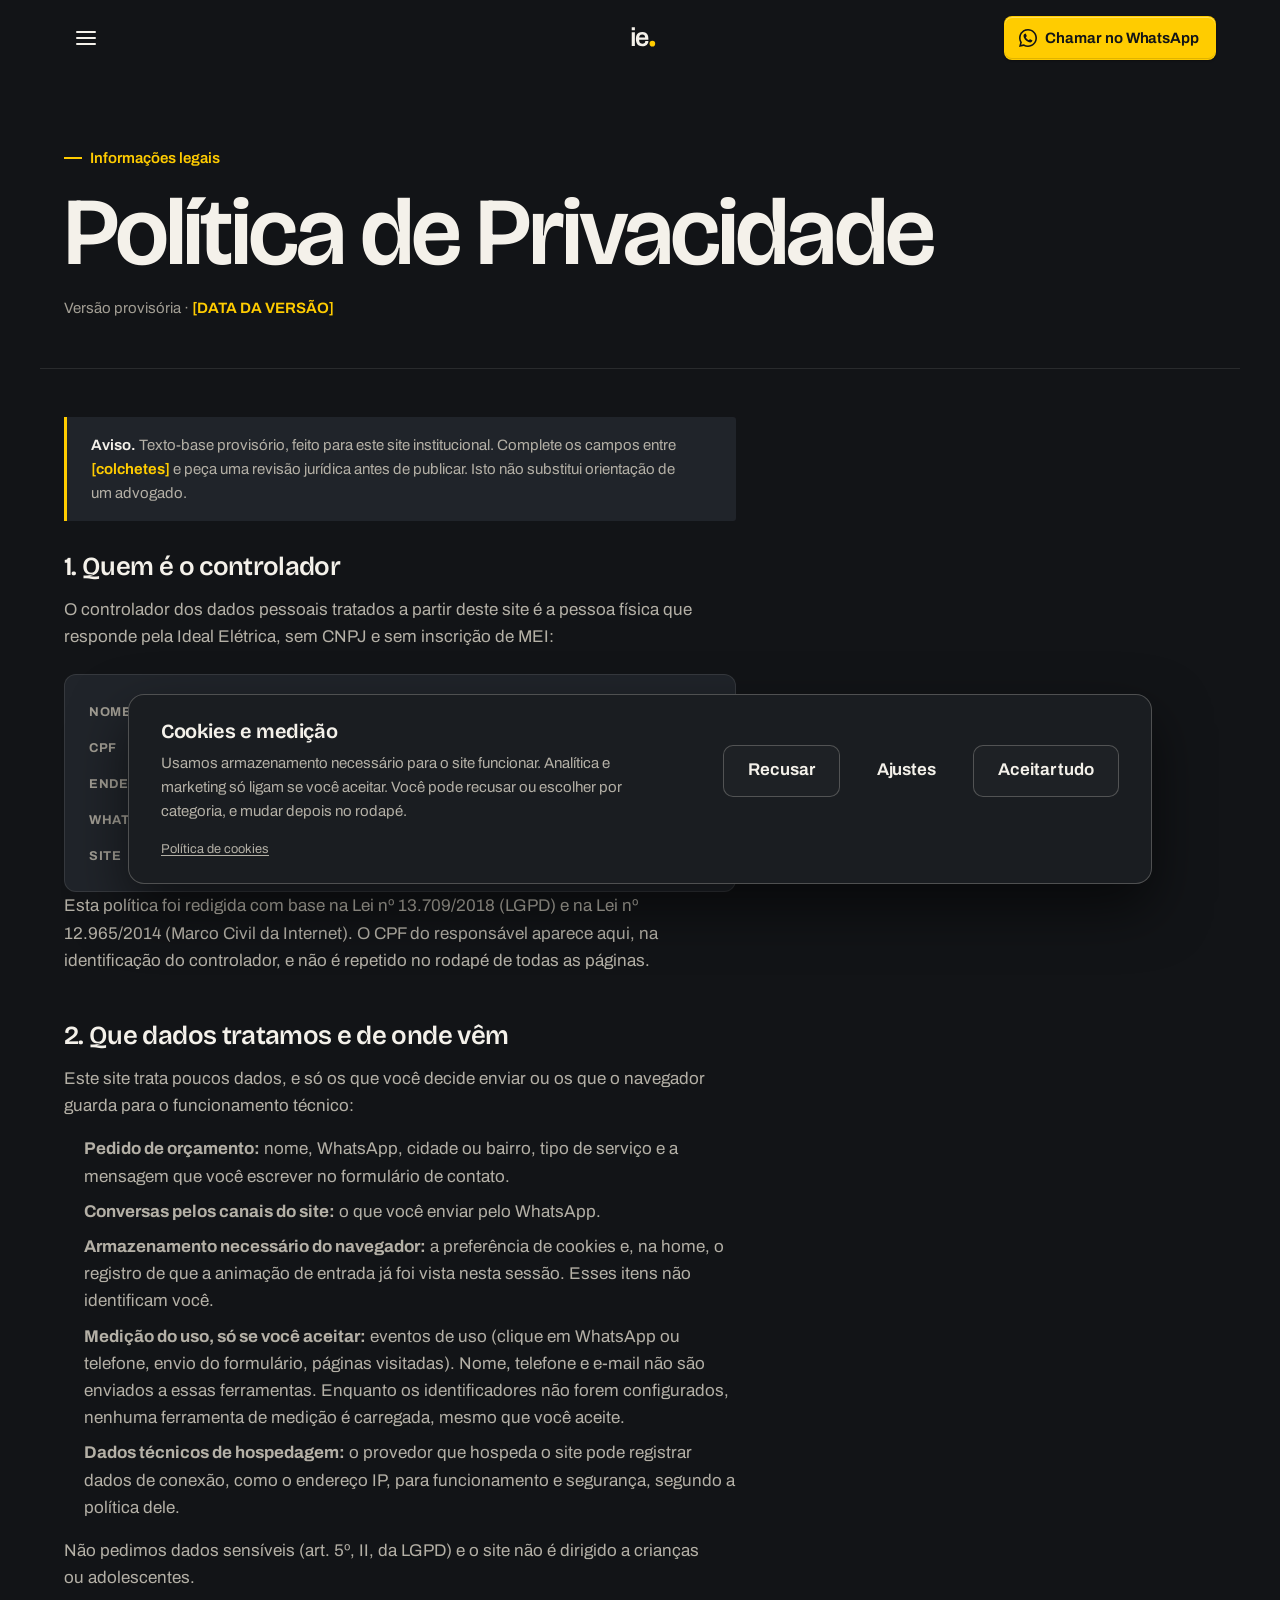
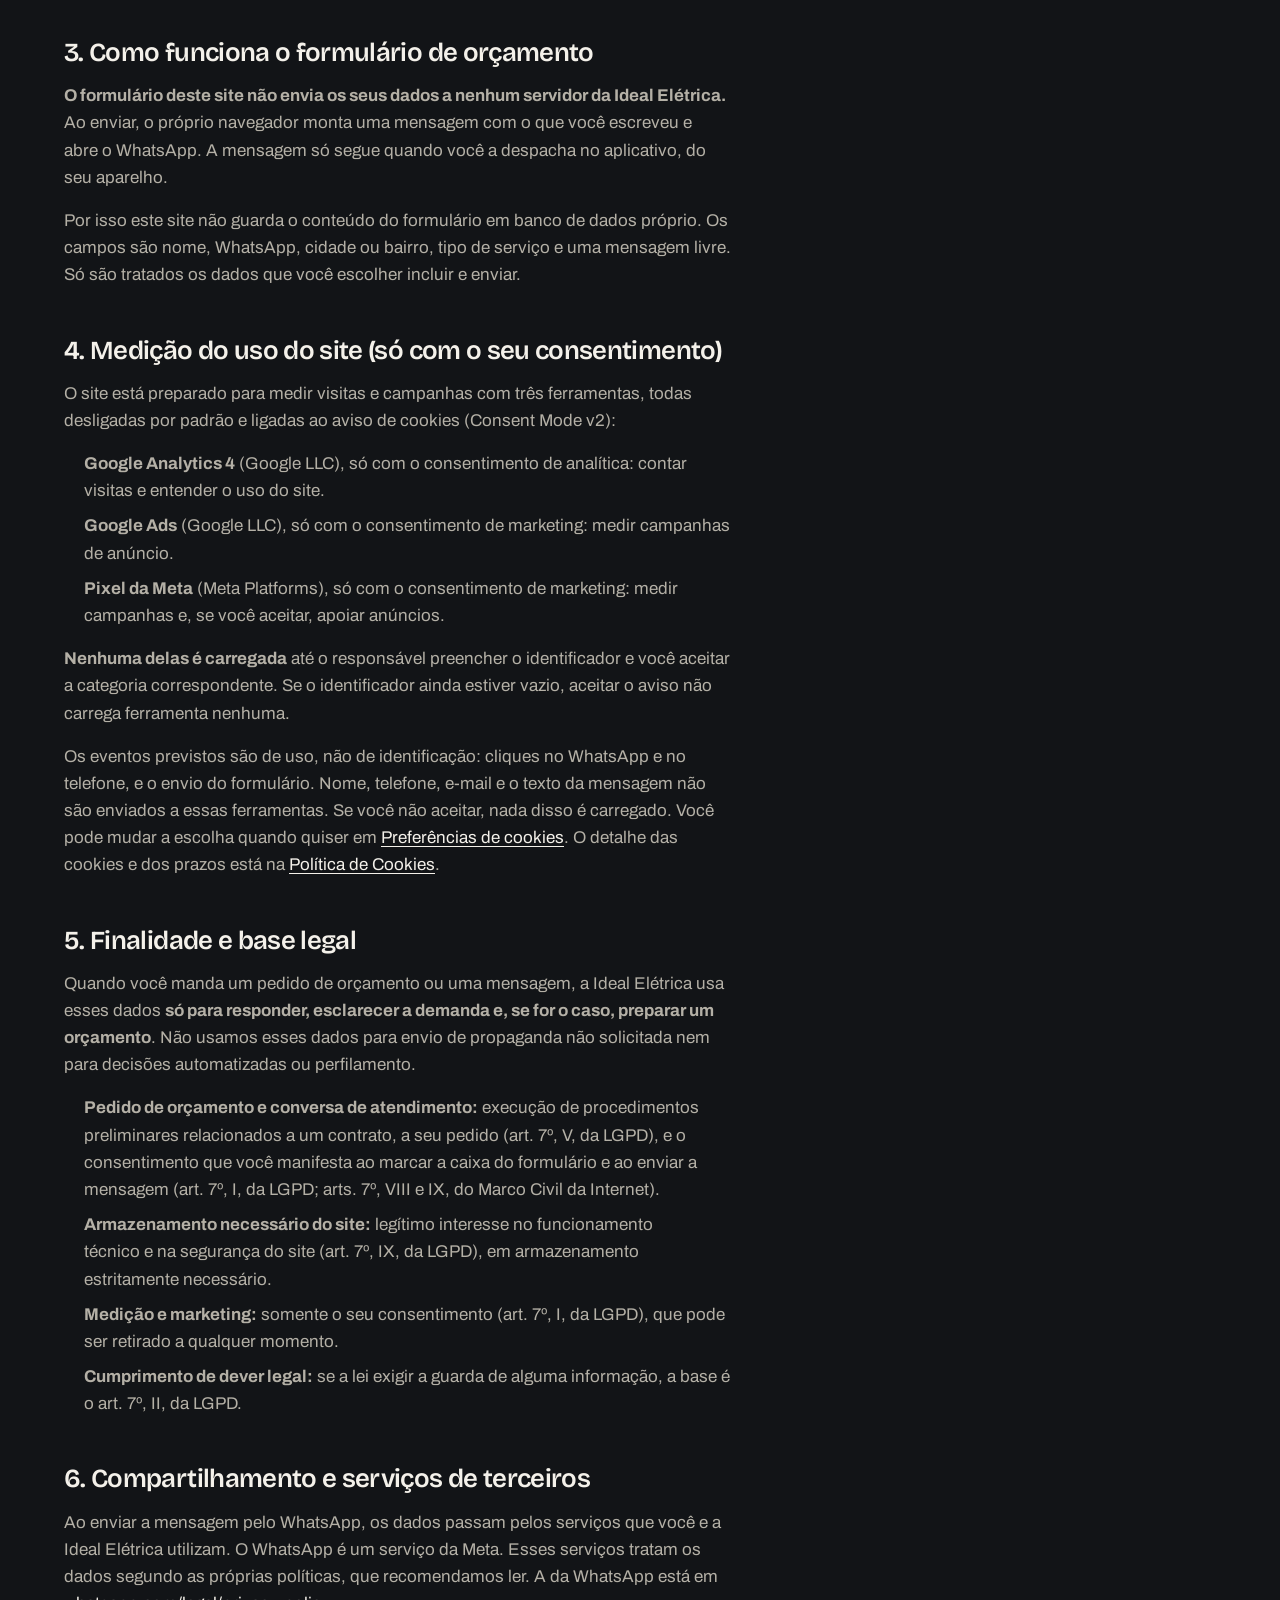
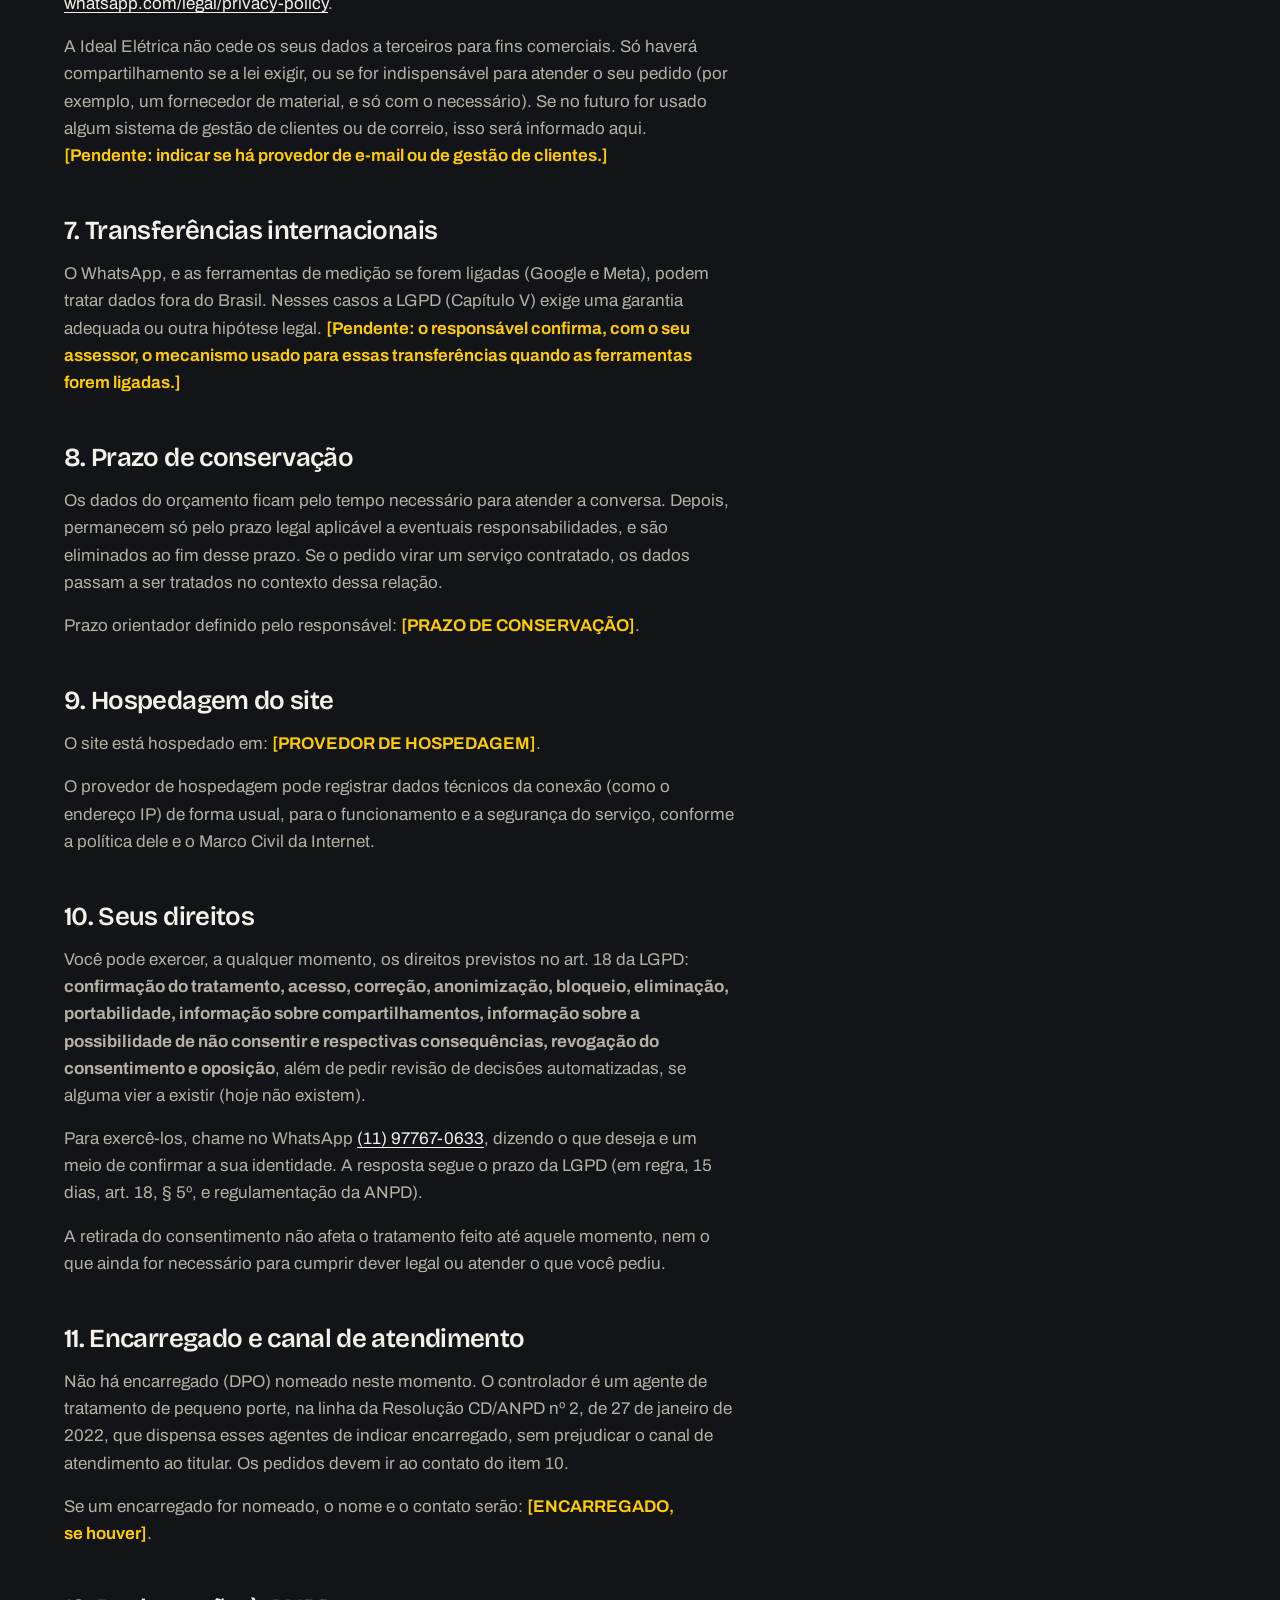
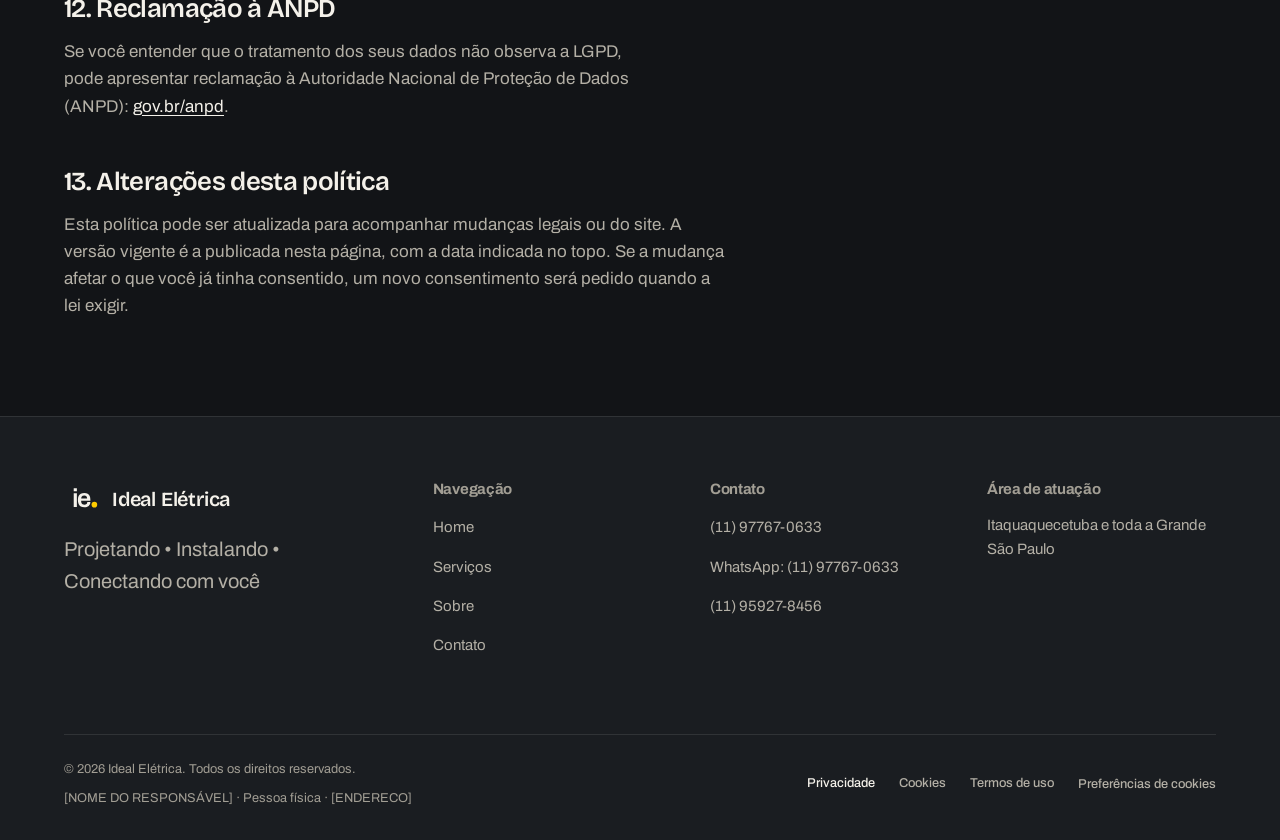
<file: privacidade.html>
<!DOCTYPE html>
<html lang="pt-BR" data-logo="L3" data-paleta="P1">
<head>
  <meta charset="UTF-8" />
  <meta name="viewport" content="width=device-width, initial-scale=1" />
  <title>Política de Privacidade — {{SITE_NAME}}</title>
  <meta name="description" content="Como a Ideal Elétrica trata dados pessoais no site e no pedido de orçamento, de acordo com a LGPD e o Marco Civil da Internet." />
  <meta name="theme-color" content="#121417" />
  <link rel="icon" href="assets/img/favicon.svg" type="image/svg+xml" />
  <link rel="canonical" href="https://idealeletrica.com/privacidade.html" />
  <meta property="og:url" content="https://idealeletrica.com/privacidade.html" />
  <link rel="preload" as="font" type="font/woff2" href="assets/fonts/archivo-variable-latin.woff2" crossorigin />
  <link rel="stylesheet" href="assets/css/style.css" />
  <!-- Consent Mode v2: tudo negado até a pessoa decidir. Não carrega ferramenta. -->
  <script>
    window.dataLayer = window.dataLayer || [];
    function gtag(){ dataLayer.push(arguments); }
    gtag("consent", "default", {
      ad_storage: "denied",
      ad_user_data: "denied",
      ad_personalization: "denied",
      analytics_storage: "denied",
      functionality_storage: "granted",
      security_storage: "granted",
      wait_for_update: 500
    });
  </script>
</head>
<body>
  <div id="scroll-sentinel" aria-hidden="true" style="position: absolute; top: 0; left: 0; width: 1px; height: 1px;"></div>
  <a href="#conteudo" class="skip-link">Ir para o conteúdo</a>

  <header class="header">
    <div class="container">
      <div class="header-start">
        <button class="nav-toggle" aria-label="Abrir menu" aria-expanded="false" aria-controls="mobile-menu">
          <span class="nav-toggle-bars"><span></span><span></span><span></span></span>
        </button>
      </div>
      <a href="index.html" class="brand" aria-label="Ideal Elétrica">
        <svg class="logo-svg" viewBox="0 0 64 64" aria-hidden="true" focusable="false"><g class="lg lg-L1"><rect class="f-a" x="4" y="4" width="56" height="56" rx="6"/><rect class="f-g" x="14" y="14" width="8" height="36"/><path class="f-g" d="M30 14h20v8H38v6h10v8H38v6h12v8H30z"/></g><g class="lg lg-L2"><path class="s-w" d="M8 56V34a10 10 0 0 1 10-10h38"/><path class="s-a" d="M22 56V44a6 6 0 0 1 6-6h28"/><path class="s-w" d="M36 56V52a2 2 0 0 1 2-2h18"/><path class="s-w" d="M8 10h48"/></g><g class="lg lg-L3"><path class="f-w" d="M17.29 18.08V12.74H22.9V18.08ZM17.29 46V21.8H22.9V46Z M36.28 46.55Q32.41 46.55 29.84 45.2Q27.26 43.84 25.98 41.03Q24.69 38.23 24.69 33.9Q24.69 29.53 25.98 26.75Q27.26 23.97 29.84 22.61Q32.41 21.25 36.28 21.25Q39.78 21.25 42.14 22.56Q44.51 23.87 45.71 26.59Q46.91 29.3 46.91 33.63V35.28H30.44Q30.53 37.54 31.13 39.08Q31.73 40.62 32.99 41.38Q34.26 42.14 36.33 42.14Q37.38 42.14 38.3 41.86Q39.22 41.58 39.91 41.01Q40.6 40.43 40.99 39.56Q41.39 38.69 41.39 37.54H46.91Q46.91 39.84 46.1 41.54Q45.3 43.24 43.85 44.34Q42.4 45.45 40.47 46Q38.53 46.55 36.28 46.55ZM30.53 31.33H41.06Q41.06 29.81 40.72 28.75Q40.37 27.69 39.75 27Q39.13 26.31 38.26 26.01Q37.38 25.71 36.28 25.71Q34.48 25.71 33.27 26.31Q32.05 26.91 31.4 28.15Q30.76 29.39 30.53 31.33Z"/><circle class="f-a" cx="54" cy="42" r="5"/></g><g class="lg lg-L4"><circle class="f-a" cx="14" cy="18" r="8"/><circle class="f-w" cx="50" cy="46" r="8"/><path class="s-w s-round" d="M14 26C14 44 50 20 50 38"/></g></svg>
      </a>
      <div class="header-end">
        <a href="#" data-site-href="wa" data-wa-msg="Olá! Vim pelo site da Ideal Elétrica e quero um orçamento." class="btn btn-primary btn-sm nav-cta"><svg class="btn-icon" viewBox="0 0 720 720" fill="currentColor" aria-hidden="true" focusable="false"><path d="M360,0C161.18,0,0,161.18,0,360c0,65.41,17.45,126.75,47.94,179.61L0,720l187.02-44.21c51.34,28.18,110.28,44.21,172.98,44.21,198.82,0,360-161.18,360-360S558.82,0,360,0ZM360,655.52c-60.17,0-116.13-17.98-162.82-48.87l-110.49,28.14,30.99-105.61c-33.53-47.93-53.2-106.26-53.2-169.19,0-163.21,132.31-295.52,295.52-295.52s295.52,132.31,295.52,295.52-132.31,295.52-295.52,295.52Z"/><path d="M444.35,407.52l87.1,41.06c4,1.88,6.56,5.94,6.2,10.34-.94,11.46-5.54,34.43-26.13,55.02-58.12,58.12-162.49-7.64-166.74-10.18-25.67-13.79-50.06-32.24-73.19-55.36-23.12-23.12-41.58-47.52-55.37-73.19-2.55-4.24-68.31-108.61-10.18-166.74,20.59-20.59,43.56-25.19,55.02-26.13,4.41-.36,8.46,2.2,10.34,6.2l41.07,87.1c1.94,4.12,1.09,9.02-2.13,12.24l-30.61,30.61c-6.62,6.62-8.56,16.93-4,25.11,11.17,20.03,26.19,39.32,43.59,57.07,17.75,17.4,37.04,32.43,57.07,43.59,8.18,4.56,18.48,2.62,25.11-4l30.61-30.61c3.22-3.22,8.12-4.08,12.24-2.13Z"/></svg><span class="nav-cta__full">Chamar no WhatsApp</span><span class="nav-cta__short">WhatsApp</span></a>
      </div>
    </div>
  </header>

  <div class="mobile-menu" id="mobile-menu">
    <button type="button" class="mobile-menu-close" aria-label="Fechar menu">×</button>
    <nav class="mobile-menu-links" aria-label="Navegação principal">
      <a href="index.html">Home</a>
      <a href="servicos.html">Serviços</a>
      <a href="sobre.html">Sobre</a>
      <a href="contato.html">Contato</a>
    </nav>
    <a href="#" data-site-href="wa" data-wa-msg="Olá! Vim pelo site da Ideal Elétrica e quero falar sobre um serviço." class="btn btn-primary"><svg class="btn-icon" viewBox="0 0 720 720" fill="currentColor" aria-hidden="true" focusable="false"><path d="M360,0C161.18,0,0,161.18,0,360c0,65.41,17.45,126.75,47.94,179.61L0,720l187.02-44.21c51.34,28.18,110.28,44.21,172.98,44.21,198.82,0,360-161.18,360-360S558.82,0,360,0ZM360,655.52c-60.17,0-116.13-17.98-162.82-48.87l-110.49,28.14,30.99-105.61c-33.53-47.93-53.2-106.26-53.2-169.19,0-163.21,132.31-295.52,295.52-295.52s295.52,132.31,295.52,295.52-132.31,295.52-295.52,295.52Z"/><path d="M444.35,407.52l87.1,41.06c4,1.88,6.56,5.94,6.2,10.34-.94,11.46-5.54,34.43-26.13,55.02-58.12,58.12-162.49-7.64-166.74-10.18-25.67-13.79-50.06-32.24-73.19-55.36-23.12-23.12-41.58-47.52-55.37-73.19-2.55-4.24-68.31-108.61-10.18-166.74,20.59-20.59,43.56-25.19,55.02-26.13,4.41-.36,8.46,2.2,10.34,6.2l41.07,87.1c1.94,4.12,1.09,9.02-2.13,12.24l-30.61,30.61c-6.62,6.62-8.56,16.93-4,25.11,11.17,20.03,26.19,39.32,43.59,57.07,17.75,17.4,37.04,32.43,57.07,43.59,8.18,4.56,18.48,2.62,25.11-4l30.61-30.61c3.22-3.22,8.12-4.08,12.24-2.13Z"/></svg>Chamar no WhatsApp</a>
  </div>

  <main id="conteudo">
    <div class="page-header container">
      <span class="eyebrow">Informações legais</span>
      <h1>Política de Privacidade</h1>
      <p class="lede legal-updated">Versão provisória · <span class="legal-pend" data-site="policyDate">[DATA DA VERSÃO]</span></p>
    </div>
    <div class="legal container">
      <p class="legal-notice" role="note"><strong>Aviso.</strong> Texto-base provisório, feito para este site institucional. Complete os campos entre <span class="legal-pend">[colchetes]</span> e peça uma revisão jurídica antes de publicar. Isto não substitui orientação de um advogado.</p>
      <div class="legal-body">
        <section>
          <h2>1. Quem é o controlador</h2>
          <p>O controlador dos dados pessoais tratados a partir deste site é a pessoa física que responde pela Ideal Elétrica, sem CNPJ e sem inscrição de MEI:</p>
          <dl class="legal-ficha">
            <div><dt>Nome</dt><dd><span class="legal-pend" data-site="ownerName">[NOME DO RESPONSÁVEL]</span></dd></div>
            <div><dt>CPF</dt><dd><span class="legal-pend" data-site="cpf">[CPF]</span></dd></div>
            <div><dt>Endereço</dt><dd><span class="legal-pend" data-site="address">[ENDERECO]</span></dd></div>
            <div><dt>WhatsApp</dt><dd><a data-site-href="wa" href="https://wa.me/5511977670633"><span data-site="whatsappDisplay">(11) 97767-0633</span></a></dd></div>
            <div><dt>Site</dt><dd><span data-site="domain">idealeletrica.com</span></dd></div>
          </dl>
          <p>Esta política foi redigida com base na Lei nº 13.709/2018 (LGPD) e na Lei nº 12.965/2014 (Marco Civil da Internet). O CPF do responsável aparece aqui, na identificação do controlador, e não é repetido no rodapé de todas as páginas.</p>
        </section>

        <section>
          <h2>2. Que dados tratamos e de onde vêm</h2>
          <p>Este site trata poucos dados, e só os que você decide enviar ou os que o navegador guarda para o funcionamento técnico:</p>
          <ul>
            <li><strong>Pedido de orçamento:</strong> nome, WhatsApp, cidade ou bairro, tipo de serviço e a mensagem que você escrever no formulário de contato.</li>
            <li><strong>Conversas pelos canais do site:</strong> o que você enviar pelo WhatsApp.</li>
            <li><strong>Armazenamento necessário do navegador:</strong> a preferência de cookies e, na home, o registro de que a animação de entrada já foi vista nesta sessão. Esses itens não identificam você.</li>
            <li><strong>Medição do uso, só se você aceitar:</strong> eventos de uso (clique em WhatsApp ou telefone, envio do formulário, páginas visitadas). Nome, telefone e e-mail não são enviados a essas ferramentas. Enquanto os identificadores não forem configurados, nenhuma ferramenta de medição é carregada, mesmo que você aceite.</li>
            <li><strong>Dados técnicos de hospedagem:</strong> o provedor que hospeda o site pode registrar dados de conexão, como o endereço IP, para funcionamento e segurança, segundo a política dele.</li>
          </ul>
          <p>Não pedimos dados sensíveis (art. 5º, II, da LGPD) e o site não é dirigido a crianças ou adolescentes.</p>
        </section>

        <section>
          <h2>3. Como funciona o formulário de orçamento</h2>
          <p><strong>O formulário deste site não envia os seus dados a nenhum servidor da Ideal Elétrica.</strong> Ao enviar, o próprio navegador monta uma mensagem com o que você escreveu e abre o WhatsApp. A mensagem só segue quando você a despacha no aplicativo, do seu aparelho.</p>
          <p>Por isso este site não guarda o conteúdo do formulário em banco de dados próprio. Os campos são nome, WhatsApp, cidade ou bairro, tipo de serviço e uma mensagem livre. Só são tratados os dados que você escolher incluir e enviar.</p>
        </section>

        <section>
          <h2>4. Medição do uso do site (só com o seu consentimento)</h2>
          <p>O site está preparado para medir visitas e campanhas com três ferramentas, todas desligadas por padrão e ligadas ao aviso de cookies (Consent Mode v2):</p>
          <ul>
            <li><strong>Google Analytics 4</strong> (Google LLC), só com o consentimento de analítica: contar visitas e entender o uso do site.</li>
            <li><strong>Google Ads</strong> (Google LLC), só com o consentimento de marketing: medir campanhas de anúncio.</li>
            <li><strong>Pixel da Meta</strong> (Meta Platforms), só com o consentimento de marketing: medir campanhas e, se você aceitar, apoiar anúncios.</li>
          </ul>
          <p><strong>Nenhuma delas é carregada</strong> até o responsável preencher o identificador e você aceitar a categoria correspondente. Se o identificador ainda estiver vazio, aceitar o aviso não carrega ferramenta nenhuma.</p>
          <p>Os eventos previstos são de uso, não de identificação: cliques no WhatsApp e no telefone, e o envio do formulário. Nome, telefone, e-mail e o texto da mensagem não são enviados a essas ferramentas. Se você não aceitar, nada disso é carregado. Você pode mudar a escolha quando quiser em <a href="index.html?cookies=1">Preferências de cookies</a>. O detalhe das cookies e dos prazos está na <a href="cookies.html">Política de Cookies</a>.</p>
        </section>

        <section>
          <h2>5. Finalidade e base legal</h2>
          <p>Quando você manda um pedido de orçamento ou uma mensagem, a Ideal Elétrica usa esses dados <strong>só para responder, esclarecer a demanda e, se for o caso, preparar um orçamento</strong>. Não usamos esses dados para envio de propaganda não solicitada nem para decisões automatizadas ou perfilamento.</p>
          <ul>
            <li><strong>Pedido de orçamento e conversa de atendimento:</strong> execução de procedimentos preliminares relacionados a um contrato, a seu pedido (art. 7º, V, da LGPD), e o consentimento que você manifesta ao marcar a caixa do formulário e ao enviar a mensagem (art. 7º, I, da LGPD; arts. 7º, VIII e IX, do Marco Civil da Internet).</li>
            <li><strong>Armazenamento necessário do site:</strong> legítimo interesse no funcionamento técnico e na segurança do site (art. 7º, IX, da LGPD), em armazenamento estritamente necessário.</li>
            <li><strong>Medição e marketing:</strong> somente o seu consentimento (art. 7º, I, da LGPD), que pode ser retirado a qualquer momento.</li>
            <li><strong>Cumprimento de dever legal:</strong> se a lei exigir a guarda de alguma informação, a base é o art. 7º, II, da LGPD.</li>
          </ul>
        </section>

        <section>
          <h2>6. Compartilhamento e serviços de terceiros</h2>
          <p>Ao enviar a mensagem pelo WhatsApp, os dados passam pelos serviços que você e a Ideal Elétrica utilizam. O WhatsApp é um serviço da Meta. Esses serviços tratam os dados segundo as próprias políticas, que recomendamos ler. A da WhatsApp está em <a href="https://www.whatsapp.com/legal/privacy-policy" target="_blank" rel="noopener">whatsapp.com/legal/privacy-policy</a>.</p>
          <p>A Ideal Elétrica não cede os seus dados a terceiros para fins comerciais. Só haverá compartilhamento se a lei exigir, ou se for indispensável para atender o seu pedido (por exemplo, um fornecedor de material, e só com o necessário). Se no futuro for usado algum sistema de gestão de clientes ou de correio, isso será informado aqui. <span class="legal-pend">[Pendente: indicar se há provedor de e-mail ou de gestão de clientes.]</span></p>
        </section>

        <section>
          <h2>7. Transferências internacionais</h2>
          <p>O WhatsApp, e as ferramentas de medição se forem ligadas (Google e Meta), podem tratar dados fora do Brasil. Nesses casos a LGPD (Capítulo V) exige uma garantia adequada ou outra hipótese legal. <span class="legal-pend">[Pendente: o responsável confirma, com o seu assessor, o mecanismo usado para essas transferências quando as ferramentas forem ligadas.]</span></p>
        </section>

        <section>
          <h2>8. Prazo de conservação</h2>
          <p>Os dados do orçamento ficam pelo tempo necessário para atender a conversa. Depois, permanecem só pelo prazo legal aplicável a eventuais responsabilidades, e são eliminados ao fim desse prazo. Se o pedido virar um serviço contratado, os dados passam a ser tratados no contexto dessa relação.</p>
          <p>Prazo orientador definido pelo responsável: <span class="legal-pend" data-site="retention">[PRAZO DE CONSERVAÇÃO]</span>.</p>
        </section>

        <section>
          <h2>9. Hospedagem do site</h2>
          <p>O site está hospedado em: <span class="legal-pend" data-site="hosting">[PROVEDOR DE HOSPEDAGEM]</span>.</p>
          <p>O provedor de hospedagem pode registrar dados técnicos da conexão (como o endereço IP) de forma usual, para o funcionamento e a segurança do serviço, conforme a política dele e o Marco Civil da Internet.</p>
        </section>

        <section>
          <h2>10. Seus direitos</h2>
          <p>Você pode exercer, a qualquer momento, os direitos previstos no art. 18 da LGPD: <strong>confirmação do tratamento, acesso, correção, anonimização, bloqueio, eliminação, portabilidade, informação sobre compartilhamentos, informação sobre a possibilidade de não consentir e respectivas consequências, revogação do consentimento e oposição</strong>, além de pedir revisão de decisões automatizadas, se alguma vier a existir (hoje não existem).</p>
          <p>Para exercê-los, chame no WhatsApp <a data-site-href="wa" href="https://wa.me/5511977670633"><span data-site="whatsappDisplay">(11) 97767-0633</span></a>, dizendo o que deseja e um meio de confirmar a sua identidade. A resposta segue o prazo da LGPD (em regra, 15 dias, art. 18, § 5º, e regulamentação da ANPD).</p>
          <p>A retirada do consentimento não afeta o tratamento feito até aquele momento, nem o que ainda for necessário para cumprir dever legal ou atender o que você pediu.</p>
        </section>

        <section>
          <h2>11. Encarregado e canal de atendimento</h2>
          <p>Não há encarregado (DPO) nomeado neste momento. O controlador é um agente de tratamento de pequeno porte, na linha da Resolução CD/ANPD nº 2, de 27 de janeiro de 2022, que dispensa esses agentes de indicar encarregado, sem prejudicar o canal de atendimento ao titular. Os pedidos devem ir ao contato do item 10.</p>
          <p>Se um encarregado for nomeado, o nome e o contato serão: <span class="legal-pend" data-site="dpo">[ENCARREGADO, se houver]</span>.</p>
        </section>

        <section>
          <h2>12. Reclamação à ANPD</h2>
          <p>Se você entender que o tratamento dos seus dados não observa a LGPD, pode apresentar reclamação à Autoridade Nacional de Proteção de Dados (ANPD): <a href="https://www.gov.br/anpd" target="_blank" rel="noopener">gov.br/anpd</a>.</p>
        </section>

        <section>
          <h2>13. Alterações desta política</h2>
          <p>Esta política pode ser atualizada para acompanhar mudanças legais ou do site. A versão vigente é a publicada nesta página, com a data indicada no topo. Se a mudança afetar o que você já tinha consentido, um novo consentimento será pedido quando a lei exigir.</p>
        </section>
      </div>
    </div>
</main>

  <footer class="footer">
    <div class="container">
      <div class="footer-grid">
        <div>
          <a href="index.html" class="brand">
            <svg class="logo-svg" viewBox="0 0 64 64" aria-hidden="true" focusable="false"><g class="lg lg-L1"><rect class="f-a" x="4" y="4" width="56" height="56" rx="6"/><rect class="f-g" x="14" y="14" width="8" height="36"/><path class="f-g" d="M30 14h20v8H38v6h10v8H38v6h12v8H30z"/></g><g class="lg lg-L2"><path class="s-w" d="M8 56V34a10 10 0 0 1 10-10h38"/><path class="s-a" d="M22 56V44a6 6 0 0 1 6-6h28"/><path class="s-w" d="M36 56V52a2 2 0 0 1 2-2h18"/><path class="s-w" d="M8 10h48"/></g><g class="lg lg-L3"><path class="f-w" d="M17.29 18.08V12.74H22.9V18.08ZM17.29 46V21.8H22.9V46Z M36.28 46.55Q32.41 46.55 29.84 45.2Q27.26 43.84 25.98 41.03Q24.69 38.23 24.69 33.9Q24.69 29.53 25.98 26.75Q27.26 23.97 29.84 22.61Q32.41 21.25 36.28 21.25Q39.78 21.25 42.14 22.56Q44.51 23.87 45.71 26.59Q46.91 29.3 46.91 33.63V35.28H30.44Q30.53 37.54 31.13 39.08Q31.73 40.62 32.99 41.38Q34.26 42.14 36.33 42.14Q37.38 42.14 38.3 41.86Q39.22 41.58 39.91 41.01Q40.6 40.43 40.99 39.56Q41.39 38.69 41.39 37.54H46.91Q46.91 39.84 46.1 41.54Q45.3 43.24 43.85 44.34Q42.4 45.45 40.47 46Q38.53 46.55 36.28 46.55ZM30.53 31.33H41.06Q41.06 29.81 40.72 28.75Q40.37 27.69 39.75 27Q39.13 26.31 38.26 26.01Q37.38 25.71 36.28 25.71Q34.48 25.71 33.27 26.31Q32.05 26.91 31.4 28.15Q30.76 29.39 30.53 31.33Z"/><circle class="f-a" cx="54" cy="42" r="5"/></g><g class="lg lg-L4"><circle class="f-a" cx="14" cy="18" r="8"/><circle class="f-w" cx="50" cy="46" r="8"/><path class="s-w s-round" d="M14 26C14 44 50 20 50 38"/></g></svg>
            <span data-site="name">Ideal Elétrica</span>
          </a>
          <p class="lede" data-site="slogan" style="margin-top: var(--space-4);">Projetando • Instalando • Conectando com você</p>
        </div>
        <div>
          <h3>Navegação</h3>
          <ul>
            <li><a href="index.html">Home</a></li>
            <li><a href="servicos.html">Serviços</a></li>
            <li><a href="sobre.html">Sobre</a></li>
            <li><a href="contato.html">Contato</a></li>
          </ul>
        </div>
        <div>
          <h3>Contato</h3>
          <ul>
            <li><a data-site-href="phone" href="#"><span data-site="phone">[TELEFONE]</span></a></li>
            <li><a data-site-href="wa" data-wa-msg="Olá! Vim pelo site da Ideal Elétrica." href="#">WhatsApp: <span data-site="whatsappDisplay">[WHATSAPP]</span></a></li>
            <li><a data-site-href="phone2" href="#"><span data-site="phone2">[TELEFONE 2]</span></a></li>
          </ul>
        </div>
        <div>
          <h3>Área de atuação</h3>
          <p class="text-muted" style="font-size: var(--fs-sm);" data-site="serviceArea">Itaquaquecetuba e toda a Grande São Paulo</p>
        </div>
      </div>
      <div class="footer-bottom">
        <div class="footer-legal">
          <span>© <span id="year"></span> <span data-site="name">Ideal Elétrica</span>. Todos os direitos reservados.</span>
          <span><span data-site="ownerName">[NOME DO RESPONSÁVEL]</span> · Pessoa física · <span data-site="address">[ENDERECO]</span></span>
        </div>
        <nav class="footer-legal-nav" aria-label="Informações legais">
          <a href="privacidade.html" aria-current="page">Privacidade</a>
          <a href="cookies.html">Cookies</a>
          <a href="termos.html">Termos de uso</a>
          <button type="button" class="footer-consent" data-cmp-open>Preferências de cookies</button>
        </nav>
      </div>
    </div>
  </footer>

  <a href="#" data-site-href="wa" data-wa-msg="Olá! Vim pelo site da Ideal Elétrica e tenho uma dúvida." class="wa-float" aria-label="Chamar no WhatsApp">
    <svg viewBox="0 0 720 720" fill="currentColor" aria-hidden="true"><path d="M360,0C161.18,0,0,161.18,0,360c0,65.41,17.45,126.75,47.94,179.61L0,720l187.02-44.21c51.34,28.18,110.28,44.21,172.98,44.21,198.82,0,360-161.18,360-360S558.82,0,360,0ZM360,655.52c-60.17,0-116.13-17.98-162.82-48.87l-110.49,28.14,30.99-105.61c-33.53-47.93-53.2-106.26-53.2-169.19,0-163.21,132.31-295.52,295.52-295.52s295.52,132.31,295.52,295.52-132.31,295.52-295.52,295.52Z"/><path d="M444.35,407.52l87.1,41.06c4,1.88,6.56,5.94,6.2,10.34-.94,11.46-5.54,34.43-26.13,55.02-58.12,58.12-162.49-7.64-166.74-10.18-25.67-13.79-50.06-32.24-73.19-55.36-23.12-23.12-41.58-47.52-55.37-73.19-2.55-4.24-68.31-108.61-10.18-166.74,20.59-20.59,43.56-25.19,55.02-26.13,4.41-.36,8.46,2.2,10.34,6.2l41.07,87.1c1.94,4.12,1.09,9.02-2.13,12.24l-30.61,30.61c-6.62,6.62-8.56,16.93-4,25.11,11.17,20.03,26.19,39.32,43.59,57.07,17.75,17.4,37.04,32.43,57.07,43.59,8.18,4.56,18.48,2.62,25.11-4l30.61-30.61c3.22-3.22,8.12-4.08,12.24-2.13Z"/></svg>
  </a>

  <script src="assets/js/site-config.js"></script>
  <script src="assets/js/main.js"></script>
  <script src="assets/js/consent.js"></script>
  <script src="assets/js/measure.js"></script>
  <script>document.getElementById("year").textContent = new Date().getFullYear();</script>
</body>
</html>
</file>
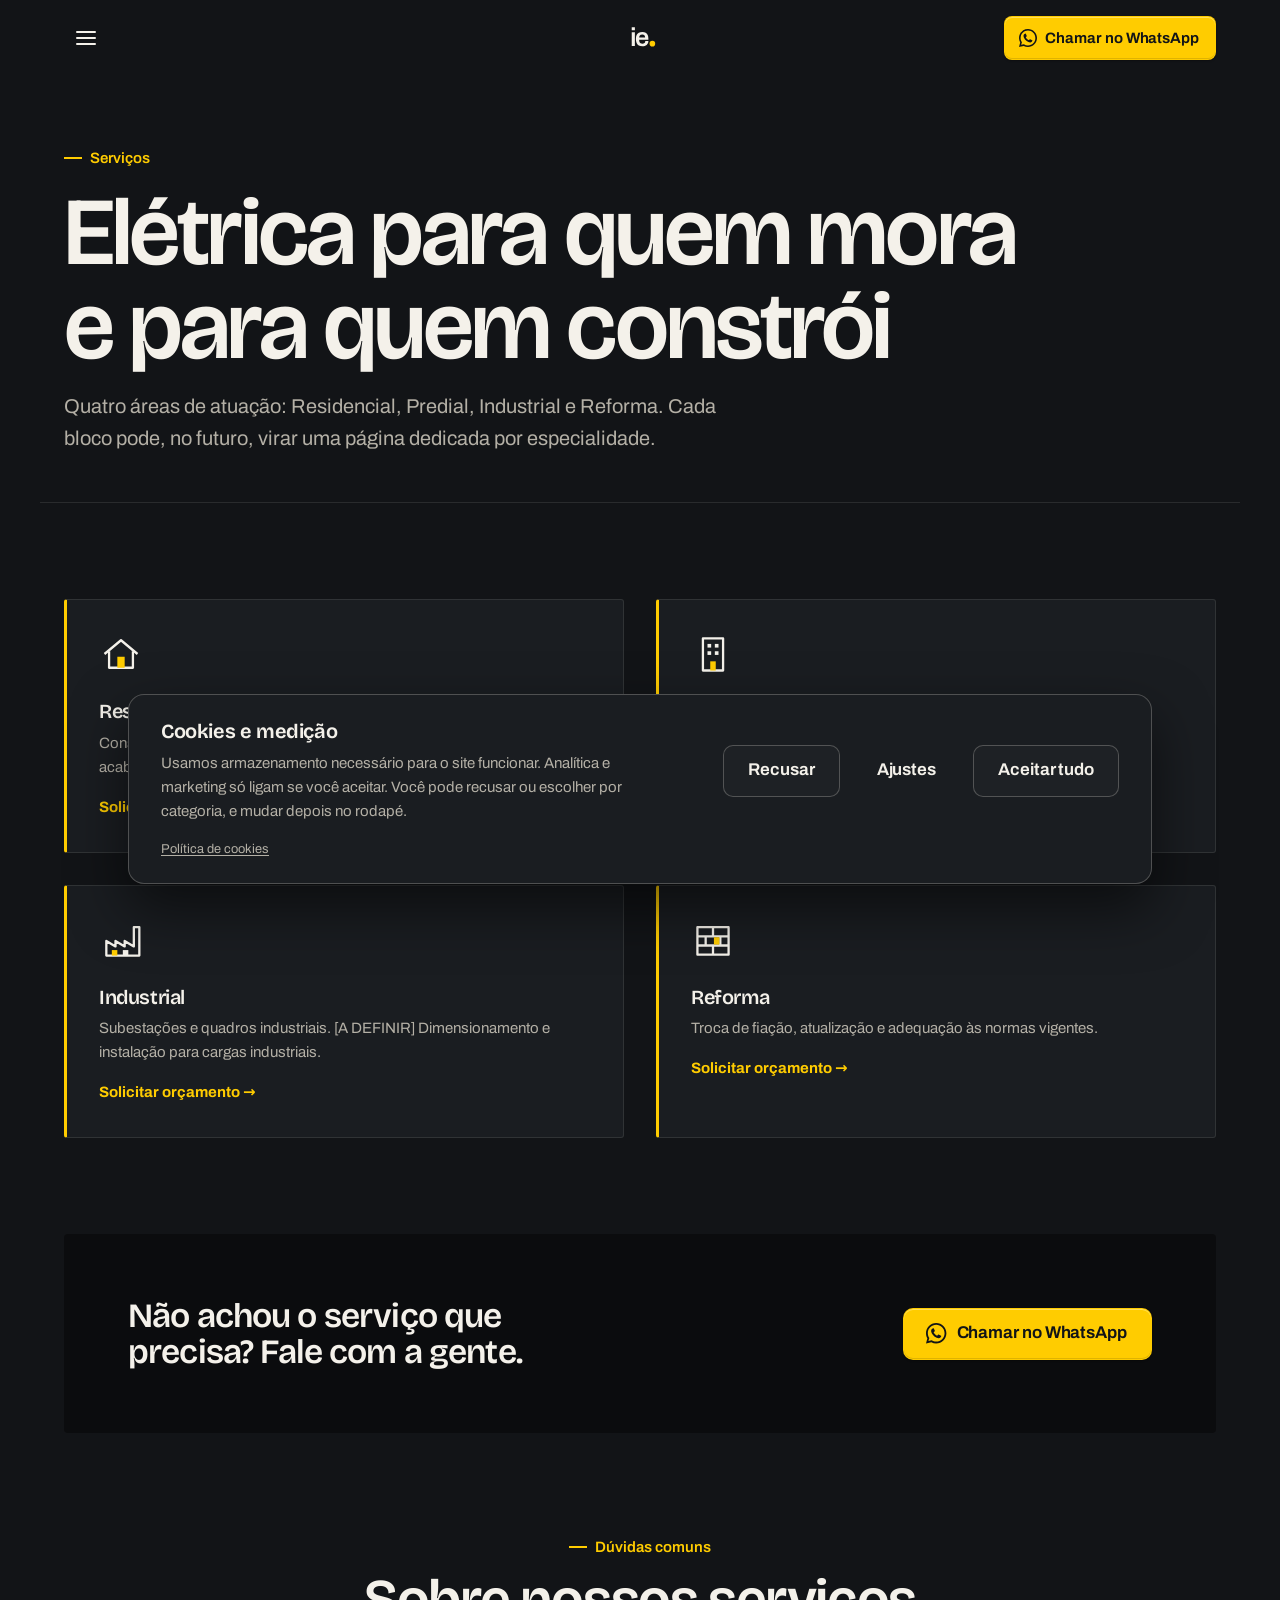
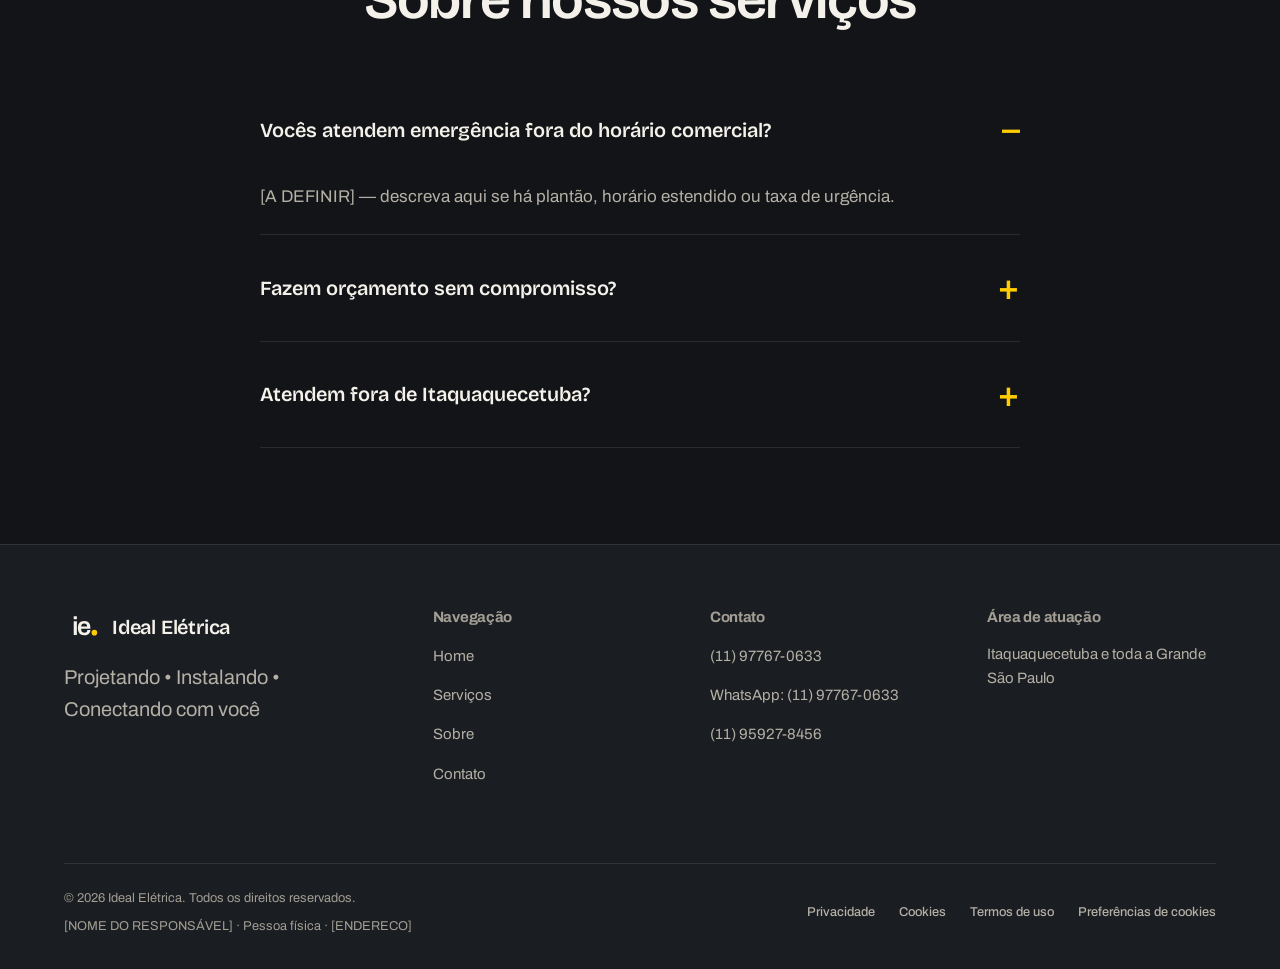
<file: servicos.html>
<!DOCTYPE html>
<html lang="pt-BR" data-logo="L3" data-paleta="P1">
<head>
  <meta charset="UTF-8" />
  <meta name="viewport" content="width=device-width, initial-scale=1" />
  <title>Serviços — {{SITE_NAME}}</title>
  <meta name="description" content="Instalação, manutenção e projetos elétricos residenciais, prediais, industriais e de reforma em Itaquaquecetuba e Grande SP." />
  <meta name="theme-color" content="#121417" />
  <link rel="icon" href="assets/img/favicon.svg" type="image/svg+xml" />
  <link rel="canonical" href="https://idealeletrica.com/servicos.html" />
  <meta property="og:url" content="https://idealeletrica.com/servicos.html" />
  <link rel="preload" as="font" type="font/woff2" href="assets/fonts/archivo-variable-latin.woff2" crossorigin />
  <link rel="stylesheet" href="assets/css/style.css" />
  <!-- Consent Mode v2: tudo negado até a pessoa decidir. Não carrega ferramenta. -->
  <script>
    window.dataLayer = window.dataLayer || [];
    function gtag(){ dataLayer.push(arguments); }
    gtag("consent", "default", {
      ad_storage: "denied",
      ad_user_data: "denied",
      ad_personalization: "denied",
      analytics_storage: "denied",
      functionality_storage: "granted",
      security_storage: "granted",
      wait_for_update: 500
    });
  </script>
</head>
<body>
  <div id="scroll-sentinel" aria-hidden="true" style="position: absolute; top: 0; left: 0; width: 1px; height: 1px;"></div>
  <a href="#conteudo" class="skip-link">Ir para o conteúdo</a>

  <header class="header">
    <div class="container">
      <div class="header-start">
        <button class="nav-toggle" aria-label="Abrir menu" aria-expanded="false" aria-controls="mobile-menu">
          <span class="nav-toggle-bars"><span></span><span></span><span></span></span>
        </button>
      </div>
      <a href="index.html" class="brand" aria-label="Ideal Elétrica">
        <svg class="logo-svg" viewBox="0 0 64 64" aria-hidden="true" focusable="false"><g class="lg lg-L1"><rect class="f-a" x="4" y="4" width="56" height="56" rx="6"/><rect class="f-g" x="14" y="14" width="8" height="36"/><path class="f-g" d="M30 14h20v8H38v6h10v8H38v6h12v8H30z"/></g><g class="lg lg-L2"><path class="s-w" d="M8 56V34a10 10 0 0 1 10-10h38"/><path class="s-a" d="M22 56V44a6 6 0 0 1 6-6h28"/><path class="s-w" d="M36 56V52a2 2 0 0 1 2-2h18"/><path class="s-w" d="M8 10h48"/></g><g class="lg lg-L3"><path class="f-w" d="M17.29 18.08V12.74H22.9V18.08ZM17.29 46V21.8H22.9V46Z M36.28 46.55Q32.41 46.55 29.84 45.2Q27.26 43.84 25.98 41.03Q24.69 38.23 24.69 33.9Q24.69 29.53 25.98 26.75Q27.26 23.97 29.84 22.61Q32.41 21.25 36.28 21.25Q39.78 21.25 42.14 22.56Q44.51 23.87 45.71 26.59Q46.91 29.3 46.91 33.63V35.28H30.44Q30.53 37.54 31.13 39.08Q31.73 40.62 32.99 41.38Q34.26 42.14 36.33 42.14Q37.38 42.14 38.3 41.86Q39.22 41.58 39.91 41.01Q40.6 40.43 40.99 39.56Q41.39 38.69 41.39 37.54H46.91Q46.91 39.84 46.1 41.54Q45.3 43.24 43.85 44.34Q42.4 45.45 40.47 46Q38.53 46.55 36.28 46.55ZM30.53 31.33H41.06Q41.06 29.81 40.72 28.75Q40.37 27.69 39.75 27Q39.13 26.31 38.26 26.01Q37.38 25.71 36.28 25.71Q34.48 25.71 33.27 26.31Q32.05 26.91 31.4 28.15Q30.76 29.39 30.53 31.33Z"/><circle class="f-a" cx="54" cy="42" r="5"/></g><g class="lg lg-L4"><circle class="f-a" cx="14" cy="18" r="8"/><circle class="f-w" cx="50" cy="46" r="8"/><path class="s-w s-round" d="M14 26C14 44 50 20 50 38"/></g></svg>
      </a>
      <div class="header-end">
        <a href="#" data-site-href="wa" data-wa-msg="Olá! Vim pelo site da Ideal Elétrica e quero um orçamento." class="btn btn-primary btn-sm nav-cta"><svg class="btn-icon" viewBox="0 0 720 720" fill="currentColor" aria-hidden="true" focusable="false"><path d="M360,0C161.18,0,0,161.18,0,360c0,65.41,17.45,126.75,47.94,179.61L0,720l187.02-44.21c51.34,28.18,110.28,44.21,172.98,44.21,198.82,0,360-161.18,360-360S558.82,0,360,0ZM360,655.52c-60.17,0-116.13-17.98-162.82-48.87l-110.49,28.14,30.99-105.61c-33.53-47.93-53.2-106.26-53.2-169.19,0-163.21,132.31-295.52,295.52-295.52s295.52,132.31,295.52,295.52-132.31,295.52-295.52,295.52Z"/><path d="M444.35,407.52l87.1,41.06c4,1.88,6.56,5.94,6.2,10.34-.94,11.46-5.54,34.43-26.13,55.02-58.12,58.12-162.49-7.64-166.74-10.18-25.67-13.79-50.06-32.24-73.19-55.36-23.12-23.12-41.58-47.52-55.37-73.19-2.55-4.24-68.31-108.61-10.18-166.74,20.59-20.59,43.56-25.19,55.02-26.13,4.41-.36,8.46,2.2,10.34,6.2l41.07,87.1c1.94,4.12,1.09,9.02-2.13,12.24l-30.61,30.61c-6.62,6.62-8.56,16.93-4,25.11,11.17,20.03,26.19,39.32,43.59,57.07,17.75,17.4,37.04,32.43,57.07,43.59,8.18,4.56,18.48,2.62,25.11-4l30.61-30.61c3.22-3.22,8.12-4.08,12.24-2.13Z"/></svg><span class="nav-cta__full">Chamar no WhatsApp</span><span class="nav-cta__short">WhatsApp</span></a>
      </div>
    </div>
  </header>

  <div class="mobile-menu" id="mobile-menu">
    <button type="button" class="mobile-menu-close" aria-label="Fechar menu">×</button>
    <nav class="mobile-menu-links" aria-label="Navegação principal">
      <a href="index.html">Home</a>
      <a href="servicos.html" aria-current="page">Serviços</a>
      <a href="sobre.html">Sobre</a>
      <a href="contato.html">Contato</a>
    </nav>
    <a href="#" data-site-href="wa" data-wa-msg="Olá! Vim pelo site da Ideal Elétrica e quero falar sobre um serviço." class="btn btn-primary"><svg class="btn-icon" viewBox="0 0 720 720" fill="currentColor" aria-hidden="true" focusable="false"><path d="M360,0C161.18,0,0,161.18,0,360c0,65.41,17.45,126.75,47.94,179.61L0,720l187.02-44.21c51.34,28.18,110.28,44.21,172.98,44.21,198.82,0,360-161.18,360-360S558.82,0,360,0ZM360,655.52c-60.17,0-116.13-17.98-162.82-48.87l-110.49,28.14,30.99-105.61c-33.53-47.93-53.2-106.26-53.2-169.19,0-163.21,132.31-295.52,295.52-295.52s295.52,132.31,295.52,295.52-132.31,295.52-295.52,295.52Z"/><path d="M444.35,407.52l87.1,41.06c4,1.88,6.56,5.94,6.2,10.34-.94,11.46-5.54,34.43-26.13,55.02-58.12,58.12-162.49-7.64-166.74-10.18-25.67-13.79-50.06-32.24-73.19-55.36-23.12-23.12-41.58-47.52-55.37-73.19-2.55-4.24-68.31-108.61-10.18-166.74,20.59-20.59,43.56-25.19,55.02-26.13,4.41-.36,8.46,2.2,10.34,6.2l41.07,87.1c1.94,4.12,1.09,9.02-2.13,12.24l-30.61,30.61c-6.62,6.62-8.56,16.93-4,25.11,11.17,20.03,26.19,39.32,43.59,57.07,17.75,17.4,37.04,32.43,57.07,43.59,8.18,4.56,18.48,2.62,25.11-4l30.61-30.61c3.22-3.22,8.12-4.08,12.24-2.13Z"/></svg>Chamar no WhatsApp</a>
  </div>

  <main id="conteudo">
    <div class="page-header container">
      <span class="eyebrow">Serviços</span>
      <h1>Elétrica para quem mora e para quem constrói</h1>
      <p class="lede">
        Quatro áreas de atuação: Residencial, Predial, Industrial e Reforma. Cada bloco pode, no futuro, virar uma página dedicada por especialidade.
      </p>
    </div>

    <section class="section container">
      <h2 class="visually-hidden">Áreas de atuação</h2>
      <div class="grid grid-2 areas-cards">
          <article class="card" id="residencial">
            <svg class="card-icon" viewBox="0 0 48 48" aria-hidden="true" focusable="false"><path d="M6 24 L24 9 L42 24" class="ic-s"/><path d="M11 21 V39 H37 V21" class="ic-s"/><rect x="20" y="27" width="8" height="12" class="ic-a"/></svg>
            <h3>Residencial</h3>
            <p>Construção nova, reforma, troca de fiação e pontos elétricos com projeto e acabamento cuidadoso.</p>
            <a class="card-link" href="contato.html">Solicitar orçamento →</a>
          </article>
          <article class="card" id="predial">
            <svg class="card-icon" viewBox="0 0 48 48" aria-hidden="true" focusable="false"><rect x="13" y="7" width="22" height="35" class="ic-s"/><rect x="18" y="13" width="4" height="4" class="ic-f"/><rect x="26" y="13" width="4" height="4" class="ic-f"/><rect x="18" y="21" width="4" height="4" class="ic-f"/><rect x="26" y="21" width="4" height="4" class="ic-f"/><rect x="21" y="32" width="6" height="10" class="ic-a"/></svg>
            <h3>Predial</h3>
            <p>Instalação, manutenção e projetos elétricos.</p>
            <a class="card-link" href="contato.html">Solicitar orçamento →</a>
          </article>
          <article class="card" id="industrial">
            <svg class="card-icon" viewBox="0 0 48 48" aria-hidden="true" focusable="false"><path d="M8 41 V25 L18 31 V25 L28 31 V25 L38 31 V10 H44 V41 Z" class="ic-s"/><rect x="14" y="35" width="6" height="6" class="ic-a"/><rect x="26" y="35" width="6" height="6" class="ic-f"/></svg>
            <h3>Industrial</h3>
            <p>Subestações e quadros industriais. [A DEFINIR] Dimensionamento e instalação para cargas industriais.</p>
            <a class="card-link" href="contato.html">Solicitar orçamento →</a>
          </article>
          <article class="card" id="reforma">
            <svg class="card-icon" viewBox="0 0 48 48" aria-hidden="true" focusable="false"><rect x="7" y="10" width="34" height="30" class="ic-s"/><path d="M7 20 H41 M7 30 H41 M24 10 V20 M16 20 V30 M32 20 V30 M24 30 V40" class="ic-s"/><rect x="25" y="21" width="6" height="8" class="ic-a"/></svg>
            <h3>Reforma</h3>
            <p>Troca de fiação, atualização e adequação às normas vigentes.</p>
            <a class="card-link" href="contato.html">Solicitar orçamento →</a>
          </article>
      </div>
    </section>

    <section class="container">
      <div class="cta-band">
        <h2>Não achou o serviço que precisa? Fale com a gente.</h2>
        <a href="#" data-site-href="wa" data-wa-msg="Olá! Vim pelo site da Ideal Elétrica. Não achei na lista o serviço que preciso." class="btn btn-primary"><svg class="btn-icon" viewBox="0 0 720 720" fill="currentColor" aria-hidden="true" focusable="false"><path d="M360,0C161.18,0,0,161.18,0,360c0,65.41,17.45,126.75,47.94,179.61L0,720l187.02-44.21c51.34,28.18,110.28,44.21,172.98,44.21,198.82,0,360-161.18,360-360S558.82,0,360,0ZM360,655.52c-60.17,0-116.13-17.98-162.82-48.87l-110.49,28.14,30.99-105.61c-33.53-47.93-53.2-106.26-53.2-169.19,0-163.21,132.31-295.52,295.52-295.52s295.52,132.31,295.52,295.52-132.31,295.52-295.52,295.52Z"/><path d="M444.35,407.52l87.1,41.06c4,1.88,6.56,5.94,6.2,10.34-.94,11.46-5.54,34.43-26.13,55.02-58.12,58.12-162.49-7.64-166.74-10.18-25.67-13.79-50.06-32.24-73.19-55.36-23.12-23.12-41.58-47.52-55.37-73.19-2.55-4.24-68.31-108.61-10.18-166.74,20.59-20.59,43.56-25.19,55.02-26.13,4.41-.36,8.46,2.2,10.34,6.2l41.07,87.1c1.94,4.12,1.09,9.02-2.13,12.24l-30.61,30.61c-6.62,6.62-8.56,16.93-4,25.11,11.17,20.03,26.19,39.32,43.59,57.07,17.75,17.4,37.04,32.43,57.07,43.59,8.18,4.56,18.48,2.62,25.11-4l30.61-30.61c3.22-3.22,8.12-4.08,12.24-2.13Z"/></svg>Chamar no WhatsApp</a>
      </div>
    </section>

    <section class="section container">
      <div class="section-head center">
        <span class="eyebrow">Dúvidas comuns</span>
        <h2>Sobre nossos serviços</h2>
      </div>
      <div style="max-width: 760px; margin-inline: auto;">
        <details class="faq-item" open>
          <summary>Vocês atendem emergência fora do horário comercial?</summary>
          <p>[A DEFINIR] — descreva aqui se há plantão, horário estendido ou taxa de urgência.</p>
        </details>
        <details class="faq-item">
          <summary>Fazem orçamento sem compromisso?</summary>
          <p>[A DEFINIR] — confirme a política de orçamento e visita técnica.</p>
        </details>
        <details class="faq-item">
          <summary>Atendem fora de Itaquaquecetuba?</summary>
          <p>Sim, atendemos toda a Grande São Paulo, residências e empresas.</p>
        </details>
      </div>
    </section>
  </main>

  <footer class="footer">
    <div class="container">
      <div class="footer-grid">
        <div>
          <a href="index.html" class="brand">
            <svg class="logo-svg" viewBox="0 0 64 64" aria-hidden="true" focusable="false"><g class="lg lg-L1"><rect class="f-a" x="4" y="4" width="56" height="56" rx="6"/><rect class="f-g" x="14" y="14" width="8" height="36"/><path class="f-g" d="M30 14h20v8H38v6h10v8H38v6h12v8H30z"/></g><g class="lg lg-L2"><path class="s-w" d="M8 56V34a10 10 0 0 1 10-10h38"/><path class="s-a" d="M22 56V44a6 6 0 0 1 6-6h28"/><path class="s-w" d="M36 56V52a2 2 0 0 1 2-2h18"/><path class="s-w" d="M8 10h48"/></g><g class="lg lg-L3"><path class="f-w" d="M17.29 18.08V12.74H22.9V18.08ZM17.29 46V21.8H22.9V46Z M36.28 46.55Q32.41 46.55 29.84 45.2Q27.26 43.84 25.98 41.03Q24.69 38.23 24.69 33.9Q24.69 29.53 25.98 26.75Q27.26 23.97 29.84 22.61Q32.41 21.25 36.28 21.25Q39.78 21.25 42.14 22.56Q44.51 23.87 45.71 26.59Q46.91 29.3 46.91 33.63V35.28H30.44Q30.53 37.54 31.13 39.08Q31.73 40.62 32.99 41.38Q34.26 42.14 36.33 42.14Q37.38 42.14 38.3 41.86Q39.22 41.58 39.91 41.01Q40.6 40.43 40.99 39.56Q41.39 38.69 41.39 37.54H46.91Q46.91 39.84 46.1 41.54Q45.3 43.24 43.85 44.34Q42.4 45.45 40.47 46Q38.53 46.55 36.28 46.55ZM30.53 31.33H41.06Q41.06 29.81 40.72 28.75Q40.37 27.69 39.75 27Q39.13 26.31 38.26 26.01Q37.38 25.71 36.28 25.71Q34.48 25.71 33.27 26.31Q32.05 26.91 31.4 28.15Q30.76 29.39 30.53 31.33Z"/><circle class="f-a" cx="54" cy="42" r="5"/></g><g class="lg lg-L4"><circle class="f-a" cx="14" cy="18" r="8"/><circle class="f-w" cx="50" cy="46" r="8"/><path class="s-w s-round" d="M14 26C14 44 50 20 50 38"/></g></svg>
            <span data-site="name">Ideal Elétrica</span>
          </a>
          <p class="lede" data-site="slogan" style="margin-top: var(--space-4);">Projetando • Instalando • Conectando com você</p>
        </div>
        <div>
          <h3>Navegação</h3>
          <ul>
            <li><a href="index.html">Home</a></li>
            <li><a href="servicos.html">Serviços</a></li>
            <li><a href="sobre.html">Sobre</a></li>
            <li><a href="contato.html">Contato</a></li>
          </ul>
        </div>
        <div>
          <h3>Contato</h3>
          <ul>
            <li><a data-site-href="phone" href="#"><span data-site="phone">[TELEFONE]</span></a></li>
            <li><a data-site-href="wa" data-wa-msg="Olá! Vim pelo site da Ideal Elétrica." href="#">WhatsApp: <span data-site="whatsappDisplay">[WHATSAPP]</span></a></li>
            <li><a data-site-href="phone2" href="#"><span data-site="phone2">[TELEFONE 2]</span></a></li>
          </ul>
        </div>
        <div>
          <h3>Área de atuação</h3>
          <p class="text-muted" style="font-size: var(--fs-sm);" data-site="serviceArea">Itaquaquecetuba e toda a Grande São Paulo</p>
        </div>
      </div>
      <div class="footer-bottom">
        <div class="footer-legal">
          <span>© <span id="year"></span> <span data-site="name">Ideal Elétrica</span>. Todos os direitos reservados.</span>
          <span><span data-site="ownerName">[NOME DO RESPONSÁVEL]</span> · Pessoa física · <span data-site="address">[ENDERECO]</span></span>
        </div>
        <nav class="footer-legal-nav" aria-label="Informações legais">
          <a href="privacidade.html">Privacidade</a>
          <a href="cookies.html">Cookies</a>
          <a href="termos.html">Termos de uso</a>
          <button type="button" class="footer-consent" data-cmp-open>Preferências de cookies</button>
        </nav>
      </div>
    </div>
  </footer>

  <a href="#" data-site-href="wa" data-wa-msg="Olá! Vim pelo site da Ideal Elétrica e tenho uma dúvida." class="wa-float" aria-label="Chamar no WhatsApp">
    <svg viewBox="0 0 720 720" fill="currentColor" aria-hidden="true"><path d="M360,0C161.18,0,0,161.18,0,360c0,65.41,17.45,126.75,47.94,179.61L0,720l187.02-44.21c51.34,28.18,110.28,44.21,172.98,44.21,198.82,0,360-161.18,360-360S558.82,0,360,0ZM360,655.52c-60.17,0-116.13-17.98-162.82-48.87l-110.49,28.14,30.99-105.61c-33.53-47.93-53.2-106.26-53.2-169.19,0-163.21,132.31-295.52,295.52-295.52s295.52,132.31,295.52,295.52-132.31,295.52-295.52,295.52Z"/><path d="M444.35,407.52l87.1,41.06c4,1.88,6.56,5.94,6.2,10.34-.94,11.46-5.54,34.43-26.13,55.02-58.12,58.12-162.49-7.64-166.74-10.18-25.67-13.79-50.06-32.24-73.19-55.36-23.12-23.12-41.58-47.52-55.37-73.19-2.55-4.24-68.31-108.61-10.18-166.74,20.59-20.59,43.56-25.19,55.02-26.13,4.41-.36,8.46,2.2,10.34,6.2l41.07,87.1c1.94,4.12,1.09,9.02-2.13,12.24l-30.61,30.61c-6.62,6.62-8.56,16.93-4,25.11,11.17,20.03,26.19,39.32,43.59,57.07,17.75,17.4,37.04,32.43,57.07,43.59,8.18,4.56,18.48,2.62,25.11-4l30.61-30.61c3.22-3.22,8.12-4.08,12.24-2.13Z"/></svg>
  </a>

  <script src="assets/js/site-config.js"></script>
  <script src="assets/js/main.js"></script>
  <script src="assets/js/consent.js"></script>
  <script src="assets/js/measure.js"></script>
  <script>document.getElementById("year").textContent = new Date().getFullYear();</script>
</body>
</html>
</file>
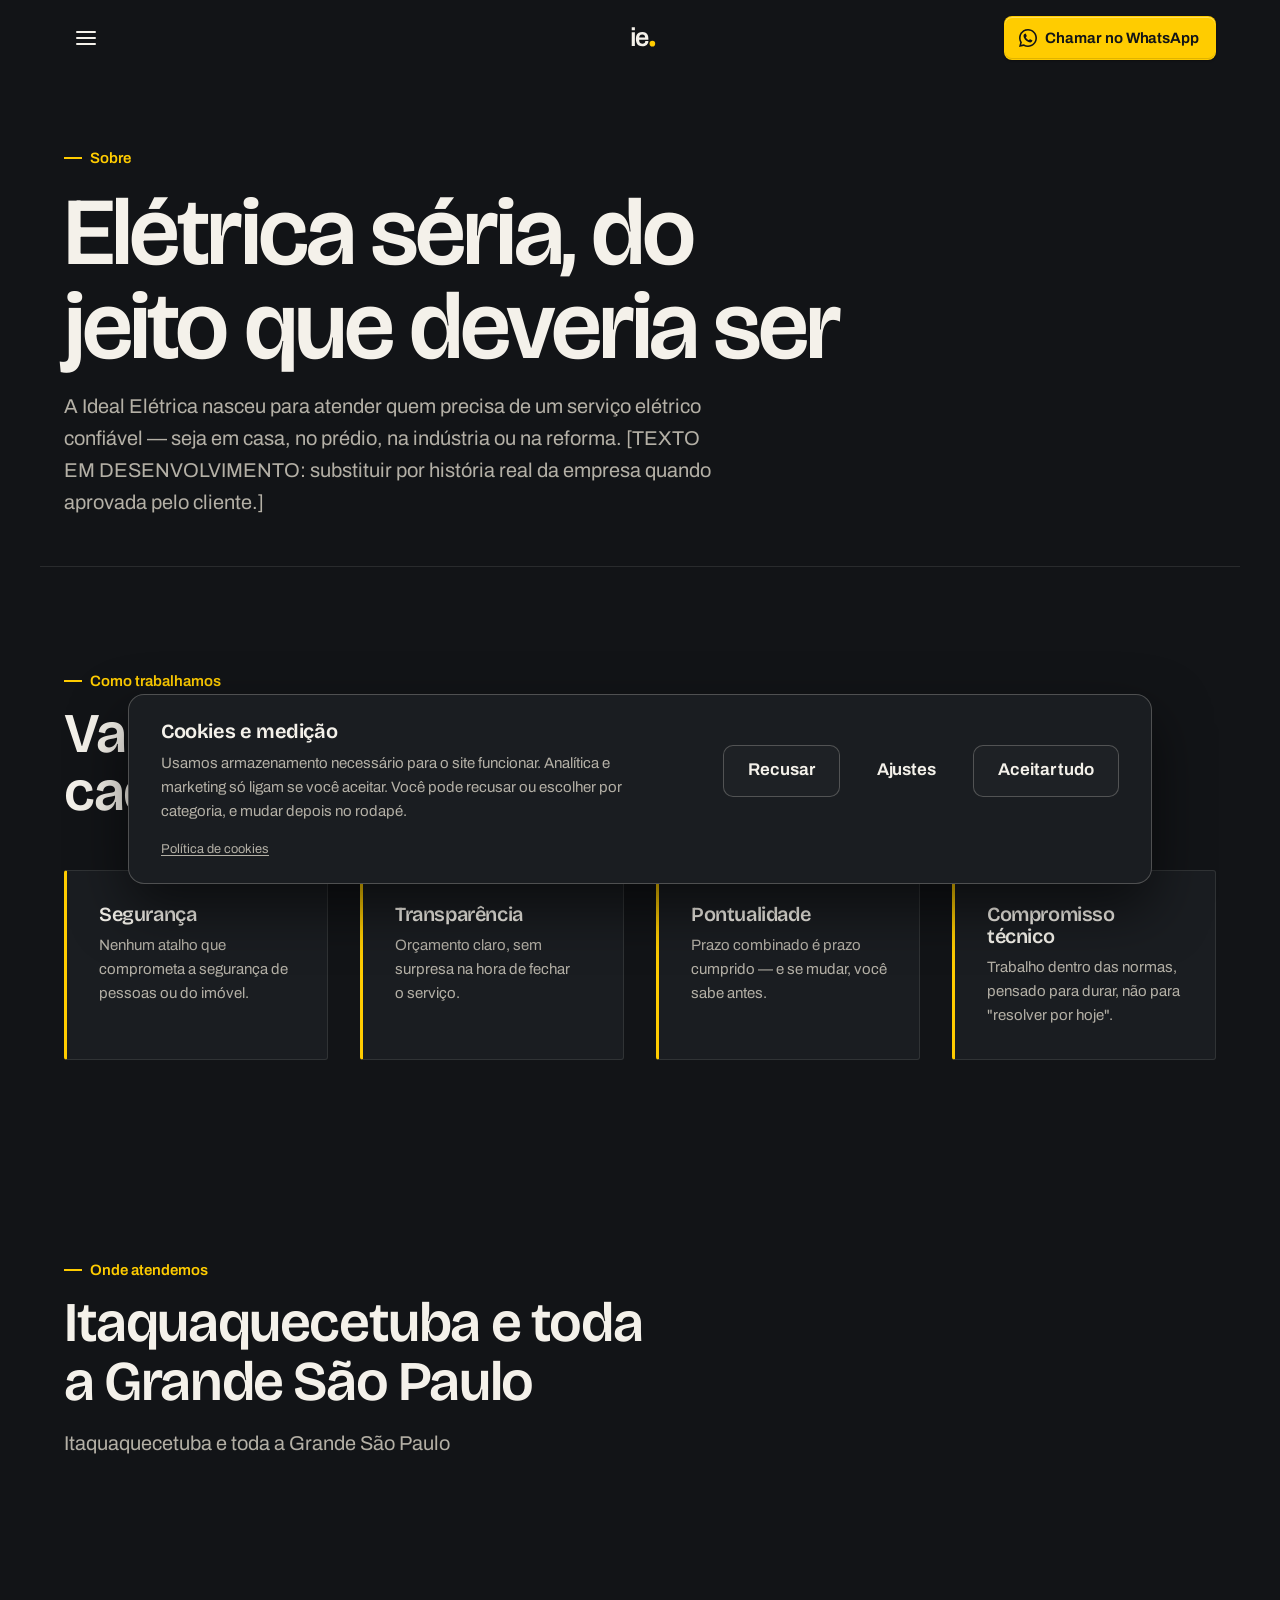
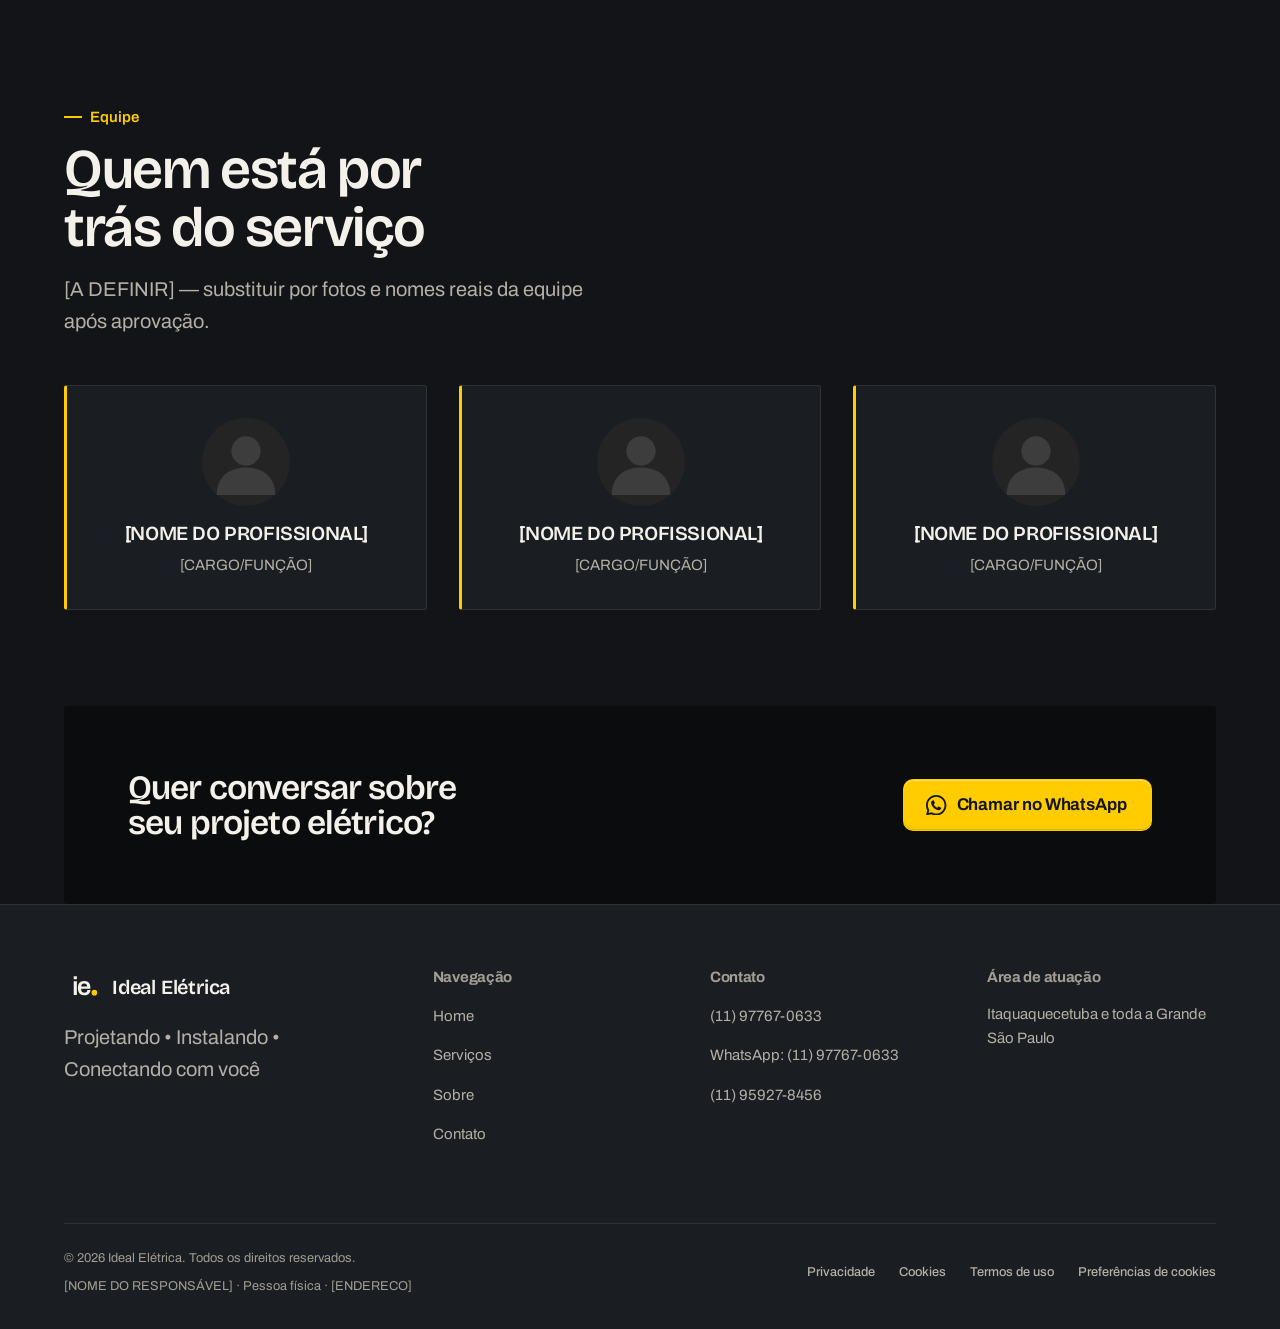
<file: sobre.html>
<!DOCTYPE html>
<html lang="pt-BR" data-logo="L3" data-paleta="P1">
<head>
  <meta charset="UTF-8" />
  <meta name="viewport" content="width=device-width, initial-scale=1" />
  <title>Sobre — {{SITE_NAME}}</title>
  <meta name="description" content="Conheça a Ideal Elétrica: missão, valores e área de atuação em Itaquaquecetuba e Grande São Paulo." />
  <meta name="theme-color" content="#121417" />
  <link rel="icon" href="assets/img/favicon.svg" type="image/svg+xml" />
  <link rel="canonical" href="https://idealeletrica.com/sobre.html" />
  <meta property="og:url" content="https://idealeletrica.com/sobre.html" />
  <link rel="preload" as="font" type="font/woff2" href="assets/fonts/archivo-variable-latin.woff2" crossorigin />
  <link rel="stylesheet" href="assets/css/style.css" />
  <!-- Consent Mode v2: tudo negado até a pessoa decidir. Não carrega ferramenta. -->
  <script>
    window.dataLayer = window.dataLayer || [];
    function gtag(){ dataLayer.push(arguments); }
    gtag("consent", "default", {
      ad_storage: "denied",
      ad_user_data: "denied",
      ad_personalization: "denied",
      analytics_storage: "denied",
      functionality_storage: "granted",
      security_storage: "granted",
      wait_for_update: 500
    });
  </script>
</head>
<body>
  <div id="scroll-sentinel" aria-hidden="true" style="position: absolute; top: 0; left: 0; width: 1px; height: 1px;"></div>
  <a href="#conteudo" class="skip-link">Ir para o conteúdo</a>

  <header class="header">
    <div class="container">
      <div class="header-start">
        <button class="nav-toggle" aria-label="Abrir menu" aria-expanded="false" aria-controls="mobile-menu">
          <span class="nav-toggle-bars"><span></span><span></span><span></span></span>
        </button>
      </div>
      <a href="index.html" class="brand" aria-label="Ideal Elétrica">
        <svg class="logo-svg" viewBox="0 0 64 64" aria-hidden="true" focusable="false"><g class="lg lg-L1"><rect class="f-a" x="4" y="4" width="56" height="56" rx="6"/><rect class="f-g" x="14" y="14" width="8" height="36"/><path class="f-g" d="M30 14h20v8H38v6h10v8H38v6h12v8H30z"/></g><g class="lg lg-L2"><path class="s-w" d="M8 56V34a10 10 0 0 1 10-10h38"/><path class="s-a" d="M22 56V44a6 6 0 0 1 6-6h28"/><path class="s-w" d="M36 56V52a2 2 0 0 1 2-2h18"/><path class="s-w" d="M8 10h48"/></g><g class="lg lg-L3"><path class="f-w" d="M17.29 18.08V12.74H22.9V18.08ZM17.29 46V21.8H22.9V46Z M36.28 46.55Q32.41 46.55 29.84 45.2Q27.26 43.84 25.98 41.03Q24.69 38.23 24.69 33.9Q24.69 29.53 25.98 26.75Q27.26 23.97 29.84 22.61Q32.41 21.25 36.28 21.25Q39.78 21.25 42.14 22.56Q44.51 23.87 45.71 26.59Q46.91 29.3 46.91 33.63V35.28H30.44Q30.53 37.54 31.13 39.08Q31.73 40.62 32.99 41.38Q34.26 42.14 36.33 42.14Q37.38 42.14 38.3 41.86Q39.22 41.58 39.91 41.01Q40.6 40.43 40.99 39.56Q41.39 38.69 41.39 37.54H46.91Q46.91 39.84 46.1 41.54Q45.3 43.24 43.85 44.34Q42.4 45.45 40.47 46Q38.53 46.55 36.28 46.55ZM30.53 31.33H41.06Q41.06 29.81 40.72 28.75Q40.37 27.69 39.75 27Q39.13 26.31 38.26 26.01Q37.38 25.71 36.28 25.71Q34.48 25.71 33.27 26.31Q32.05 26.91 31.4 28.15Q30.76 29.39 30.53 31.33Z"/><circle class="f-a" cx="54" cy="42" r="5"/></g><g class="lg lg-L4"><circle class="f-a" cx="14" cy="18" r="8"/><circle class="f-w" cx="50" cy="46" r="8"/><path class="s-w s-round" d="M14 26C14 44 50 20 50 38"/></g></svg>
      </a>
      <div class="header-end">
        <a href="#" data-site-href="wa" data-wa-msg="Olá! Vim pelo site da Ideal Elétrica e quero um orçamento." class="btn btn-primary btn-sm nav-cta"><svg class="btn-icon" viewBox="0 0 720 720" fill="currentColor" aria-hidden="true" focusable="false"><path d="M360,0C161.18,0,0,161.18,0,360c0,65.41,17.45,126.75,47.94,179.61L0,720l187.02-44.21c51.34,28.18,110.28,44.21,172.98,44.21,198.82,0,360-161.18,360-360S558.82,0,360,0ZM360,655.52c-60.17,0-116.13-17.98-162.82-48.87l-110.49,28.14,30.99-105.61c-33.53-47.93-53.2-106.26-53.2-169.19,0-163.21,132.31-295.52,295.52-295.52s295.52,132.31,295.52,295.52-132.31,295.52-295.52,295.52Z"/><path d="M444.35,407.52l87.1,41.06c4,1.88,6.56,5.94,6.2,10.34-.94,11.46-5.54,34.43-26.13,55.02-58.12,58.12-162.49-7.64-166.74-10.18-25.67-13.79-50.06-32.24-73.19-55.36-23.12-23.12-41.58-47.52-55.37-73.19-2.55-4.24-68.31-108.61-10.18-166.74,20.59-20.59,43.56-25.19,55.02-26.13,4.41-.36,8.46,2.2,10.34,6.2l41.07,87.1c1.94,4.12,1.09,9.02-2.13,12.24l-30.61,30.61c-6.62,6.62-8.56,16.93-4,25.11,11.17,20.03,26.19,39.32,43.59,57.07,17.75,17.4,37.04,32.43,57.07,43.59,8.18,4.56,18.48,2.62,25.11-4l30.61-30.61c3.22-3.22,8.12-4.08,12.24-2.13Z"/></svg><span class="nav-cta__full">Chamar no WhatsApp</span><span class="nav-cta__short">WhatsApp</span></a>
      </div>
    </div>
  </header>

  <div class="mobile-menu" id="mobile-menu">
    <button type="button" class="mobile-menu-close" aria-label="Fechar menu">×</button>
    <nav class="mobile-menu-links" aria-label="Navegação principal">
      <a href="index.html">Home</a>
      <a href="servicos.html">Serviços</a>
      <a href="sobre.html" aria-current="page">Sobre</a>
      <a href="contato.html">Contato</a>
    </nav>
    <a href="#" data-site-href="wa" data-wa-msg="Olá! Vim pelo site da Ideal Elétrica e quero falar sobre um serviço." class="btn btn-primary"><svg class="btn-icon" viewBox="0 0 720 720" fill="currentColor" aria-hidden="true" focusable="false"><path d="M360,0C161.18,0,0,161.18,0,360c0,65.41,17.45,126.75,47.94,179.61L0,720l187.02-44.21c51.34,28.18,110.28,44.21,172.98,44.21,198.82,0,360-161.18,360-360S558.82,0,360,0ZM360,655.52c-60.17,0-116.13-17.98-162.82-48.87l-110.49,28.14,30.99-105.61c-33.53-47.93-53.2-106.26-53.2-169.19,0-163.21,132.31-295.52,295.52-295.52s295.52,132.31,295.52,295.52-132.31,295.52-295.52,295.52Z"/><path d="M444.35,407.52l87.1,41.06c4,1.88,6.56,5.94,6.2,10.34-.94,11.46-5.54,34.43-26.13,55.02-58.12,58.12-162.49-7.64-166.74-10.18-25.67-13.79-50.06-32.24-73.19-55.36-23.12-23.12-41.58-47.52-55.37-73.19-2.55-4.24-68.31-108.61-10.18-166.74,20.59-20.59,43.56-25.19,55.02-26.13,4.41-.36,8.46,2.2,10.34,6.2l41.07,87.1c1.94,4.12,1.09,9.02-2.13,12.24l-30.61,30.61c-6.62,6.62-8.56,16.93-4,25.11,11.17,20.03,26.19,39.32,43.59,57.07,17.75,17.4,37.04,32.43,57.07,43.59,8.18,4.56,18.48,2.62,25.11-4l30.61-30.61c3.22-3.22,8.12-4.08,12.24-2.13Z"/></svg>Chamar no WhatsApp</a>
  </div>

  <main id="conteudo">
    <div class="page-header container">
      <span class="eyebrow">Sobre</span>
      <h1>Elétrica séria, do jeito que deveria ser</h1>
      <p class="lede">
        A <span data-site="name">Ideal Elétrica</span> nasceu para atender quem precisa de um serviço elétrico
        confiável — seja em casa, no prédio, na indústria ou na reforma. [TEXTO EM DESENVOLVIMENTO:
        substituir por história real da empresa quando aprovada pelo cliente.]
      </p>
    </div>

    <section class="section container">
      <div class="section-head">
        <span class="eyebrow">Como trabalhamos</span>
        <h2>Valores que guiam cada atendimento</h2>
      </div>
      <div class="grid grid-4">
        <div class="card">
          <h3>Segurança</h3>
          <p>Nenhum atalho que comprometa a segurança de pessoas ou do imóvel.</p>
        </div>
        <div class="card">
          <h3>Transparência</h3>
          <p>Orçamento claro, sem surpresa na hora de fechar o serviço.</p>
        </div>
        <div class="card">
          <h3>Pontualidade</h3>
          <p>Prazo combinado é prazo cumprido — e se mudar, você sabe antes.</p>
        </div>
        <div class="card">
          <h3>Compromisso técnico</h3>
          <p>Trabalho dentro das normas, pensado para durar, não para "resolver por hoje".</p>
        </div>
      </div>
    </section>

    <section class="section container">
      <div class="section-head">
        <span class="eyebrow">Onde atendemos</span>
        <h2>Itaquaquecetuba e toda a Grande São Paulo</h2>
        <p class="lede" data-site="serviceArea">Itaquaquecetuba e toda a Grande São Paulo</p>
      </div>
    </section>

    <section class="section container">
      <div class="section-head">
        <span class="eyebrow">Equipe</span>
        <h2>Quem está por trás do serviço</h2>
        <p class="lede">[A DEFINIR] — substituir por fotos e nomes reais da equipe após aprovação.</p>
      </div>
      <div class="grid grid-3">
        <div class="card" style="text-align: center;">
          <img src="assets/img/avatar-placeholder.svg" alt="[FOTO: retrato profissional do responsável técnico]" style="width: 88px; height: 88px; margin-inline: auto; margin-bottom: var(--space-4);" />
          <h3>[NOME DO PROFISSIONAL]</h3>
          <p>[CARGO/FUNÇÃO]</p>
        </div>
        <div class="card" style="text-align: center;">
          <img src="assets/img/avatar-placeholder.svg" alt="[FOTO: retrato profissional da equipe]" style="width: 88px; height: 88px; margin-inline: auto; margin-bottom: var(--space-4);" />
          <h3>[NOME DO PROFISSIONAL]</h3>
          <p>[CARGO/FUNÇÃO]</p>
        </div>
        <div class="card" style="text-align: center;">
          <img src="assets/img/avatar-placeholder.svg" alt="[FOTO: retrato profissional da equipe]" style="width: 88px; height: 88px; margin-inline: auto; margin-bottom: var(--space-4);" />
          <h3>[NOME DO PROFISSIONAL]</h3>
          <p>[CARGO/FUNÇÃO]</p>
        </div>
      </div>
    </section>

    <section class="container">
      <div class="cta-band">
        <h2>Quer conversar sobre seu projeto elétrico?</h2>
        <a href="#" data-site-href="wa" data-wa-msg="Olá! Vim pelo site da Ideal Elétrica e quero conversar sobre um serviço." class="btn btn-primary"><svg class="btn-icon" viewBox="0 0 720 720" fill="currentColor" aria-hidden="true" focusable="false"><path d="M360,0C161.18,0,0,161.18,0,360c0,65.41,17.45,126.75,47.94,179.61L0,720l187.02-44.21c51.34,28.18,110.28,44.21,172.98,44.21,198.82,0,360-161.18,360-360S558.82,0,360,0ZM360,655.52c-60.17,0-116.13-17.98-162.82-48.87l-110.49,28.14,30.99-105.61c-33.53-47.93-53.2-106.26-53.2-169.19,0-163.21,132.31-295.52,295.52-295.52s295.52,132.31,295.52,295.52-132.31,295.52-295.52,295.52Z"/><path d="M444.35,407.52l87.1,41.06c4,1.88,6.56,5.94,6.2,10.34-.94,11.46-5.54,34.43-26.13,55.02-58.12,58.12-162.49-7.64-166.74-10.18-25.67-13.79-50.06-32.24-73.19-55.36-23.12-23.12-41.58-47.52-55.37-73.19-2.55-4.24-68.31-108.61-10.18-166.74,20.59-20.59,43.56-25.19,55.02-26.13,4.41-.36,8.46,2.2,10.34,6.2l41.07,87.1c1.94,4.12,1.09,9.02-2.13,12.24l-30.61,30.61c-6.62,6.62-8.56,16.93-4,25.11,11.17,20.03,26.19,39.32,43.59,57.07,17.75,17.4,37.04,32.43,57.07,43.59,8.18,4.56,18.48,2.62,25.11-4l30.61-30.61c3.22-3.22,8.12-4.08,12.24-2.13Z"/></svg>Chamar no WhatsApp</a>
      </div>
    </section>
  </main>

  <footer class="footer">
    <div class="container">
      <div class="footer-grid">
        <div>
          <a href="index.html" class="brand">
            <svg class="logo-svg" viewBox="0 0 64 64" aria-hidden="true" focusable="false"><g class="lg lg-L1"><rect class="f-a" x="4" y="4" width="56" height="56" rx="6"/><rect class="f-g" x="14" y="14" width="8" height="36"/><path class="f-g" d="M30 14h20v8H38v6h10v8H38v6h12v8H30z"/></g><g class="lg lg-L2"><path class="s-w" d="M8 56V34a10 10 0 0 1 10-10h38"/><path class="s-a" d="M22 56V44a6 6 0 0 1 6-6h28"/><path class="s-w" d="M36 56V52a2 2 0 0 1 2-2h18"/><path class="s-w" d="M8 10h48"/></g><g class="lg lg-L3"><path class="f-w" d="M17.29 18.08V12.74H22.9V18.08ZM17.29 46V21.8H22.9V46Z M36.28 46.55Q32.41 46.55 29.84 45.2Q27.26 43.84 25.98 41.03Q24.69 38.23 24.69 33.9Q24.69 29.53 25.98 26.75Q27.26 23.97 29.84 22.61Q32.41 21.25 36.28 21.25Q39.78 21.25 42.14 22.56Q44.51 23.87 45.71 26.59Q46.91 29.3 46.91 33.63V35.28H30.44Q30.53 37.54 31.13 39.08Q31.73 40.62 32.99 41.38Q34.26 42.14 36.33 42.14Q37.38 42.14 38.3 41.86Q39.22 41.58 39.91 41.01Q40.6 40.43 40.99 39.56Q41.39 38.69 41.39 37.54H46.91Q46.91 39.84 46.1 41.54Q45.3 43.24 43.85 44.34Q42.4 45.45 40.47 46Q38.53 46.55 36.28 46.55ZM30.53 31.33H41.06Q41.06 29.81 40.72 28.75Q40.37 27.69 39.75 27Q39.13 26.31 38.26 26.01Q37.38 25.71 36.28 25.71Q34.48 25.71 33.27 26.31Q32.05 26.91 31.4 28.15Q30.76 29.39 30.53 31.33Z"/><circle class="f-a" cx="54" cy="42" r="5"/></g><g class="lg lg-L4"><circle class="f-a" cx="14" cy="18" r="8"/><circle class="f-w" cx="50" cy="46" r="8"/><path class="s-w s-round" d="M14 26C14 44 50 20 50 38"/></g></svg>
            <span data-site="name">Ideal Elétrica</span>
          </a>
          <p class="lede" data-site="slogan" style="margin-top: var(--space-4);">Projetando • Instalando • Conectando com você</p>
        </div>
        <div>
          <h3>Navegação</h3>
          <ul>
            <li><a href="index.html">Home</a></li>
            <li><a href="servicos.html">Serviços</a></li>
            <li><a href="sobre.html">Sobre</a></li>
            <li><a href="contato.html">Contato</a></li>
          </ul>
        </div>
        <div>
          <h3>Contato</h3>
          <ul>
            <li><a data-site-href="phone" href="#"><span data-site="phone">[TELEFONE]</span></a></li>
            <li><a data-site-href="wa" data-wa-msg="Olá! Vim pelo site da Ideal Elétrica." href="#">WhatsApp: <span data-site="whatsappDisplay">[WHATSAPP]</span></a></li>
            <li><a data-site-href="phone2" href="#"><span data-site="phone2">[TELEFONE 2]</span></a></li>
          </ul>
        </div>
        <div>
          <h3>Área de atuação</h3>
          <p class="text-muted" style="font-size: var(--fs-sm);" data-site="serviceArea">Itaquaquecetuba e toda a Grande São Paulo</p>
        </div>
      </div>
      <div class="footer-bottom">
        <div class="footer-legal">
          <span>© <span id="year"></span> <span data-site="name">Ideal Elétrica</span>. Todos os direitos reservados.</span>
          <span><span data-site="ownerName">[NOME DO RESPONSÁVEL]</span> · Pessoa física · <span data-site="address">[ENDERECO]</span></span>
        </div>
        <nav class="footer-legal-nav" aria-label="Informações legais">
          <a href="privacidade.html">Privacidade</a>
          <a href="cookies.html">Cookies</a>
          <a href="termos.html">Termos de uso</a>
          <button type="button" class="footer-consent" data-cmp-open>Preferências de cookies</button>
        </nav>
      </div>
    </div>
  </footer>

  <a href="#" data-site-href="wa" data-wa-msg="Olá! Vim pelo site da Ideal Elétrica e tenho uma dúvida." class="wa-float" aria-label="Chamar no WhatsApp">
    <svg viewBox="0 0 720 720" fill="currentColor" aria-hidden="true"><path d="M360,0C161.18,0,0,161.18,0,360c0,65.41,17.45,126.75,47.94,179.61L0,720l187.02-44.21c51.34,28.18,110.28,44.21,172.98,44.21,198.82,0,360-161.18,360-360S558.82,0,360,0ZM360,655.52c-60.17,0-116.13-17.98-162.82-48.87l-110.49,28.14,30.99-105.61c-33.53-47.93-53.2-106.26-53.2-169.19,0-163.21,132.31-295.52,295.52-295.52s295.52,132.31,295.52,295.52-132.31,295.52-295.52,295.52Z"/><path d="M444.35,407.52l87.1,41.06c4,1.88,6.56,5.94,6.2,10.34-.94,11.46-5.54,34.43-26.13,55.02-58.12,58.12-162.49-7.64-166.74-10.18-25.67-13.79-50.06-32.24-73.19-55.36-23.12-23.12-41.58-47.52-55.37-73.19-2.55-4.24-68.31-108.61-10.18-166.74,20.59-20.59,43.56-25.19,55.02-26.13,4.41-.36,8.46,2.2,10.34,6.2l41.07,87.1c1.94,4.12,1.09,9.02-2.13,12.24l-30.61,30.61c-6.62,6.62-8.56,16.93-4,25.11,11.17,20.03,26.19,39.32,43.59,57.07,17.75,17.4,37.04,32.43,57.07,43.59,8.18,4.56,18.48,2.62,25.11-4l30.61-30.61c3.22-3.22,8.12-4.08,12.24-2.13Z"/></svg>
  </a>

  <script src="assets/js/site-config.js"></script>
  <script src="assets/js/main.js"></script>
  <script src="assets/js/consent.js"></script>
  <script src="assets/js/measure.js"></script>
  <script>document.getElementById("year").textContent = new Date().getFullYear();</script>
</body>
</html>
</file>
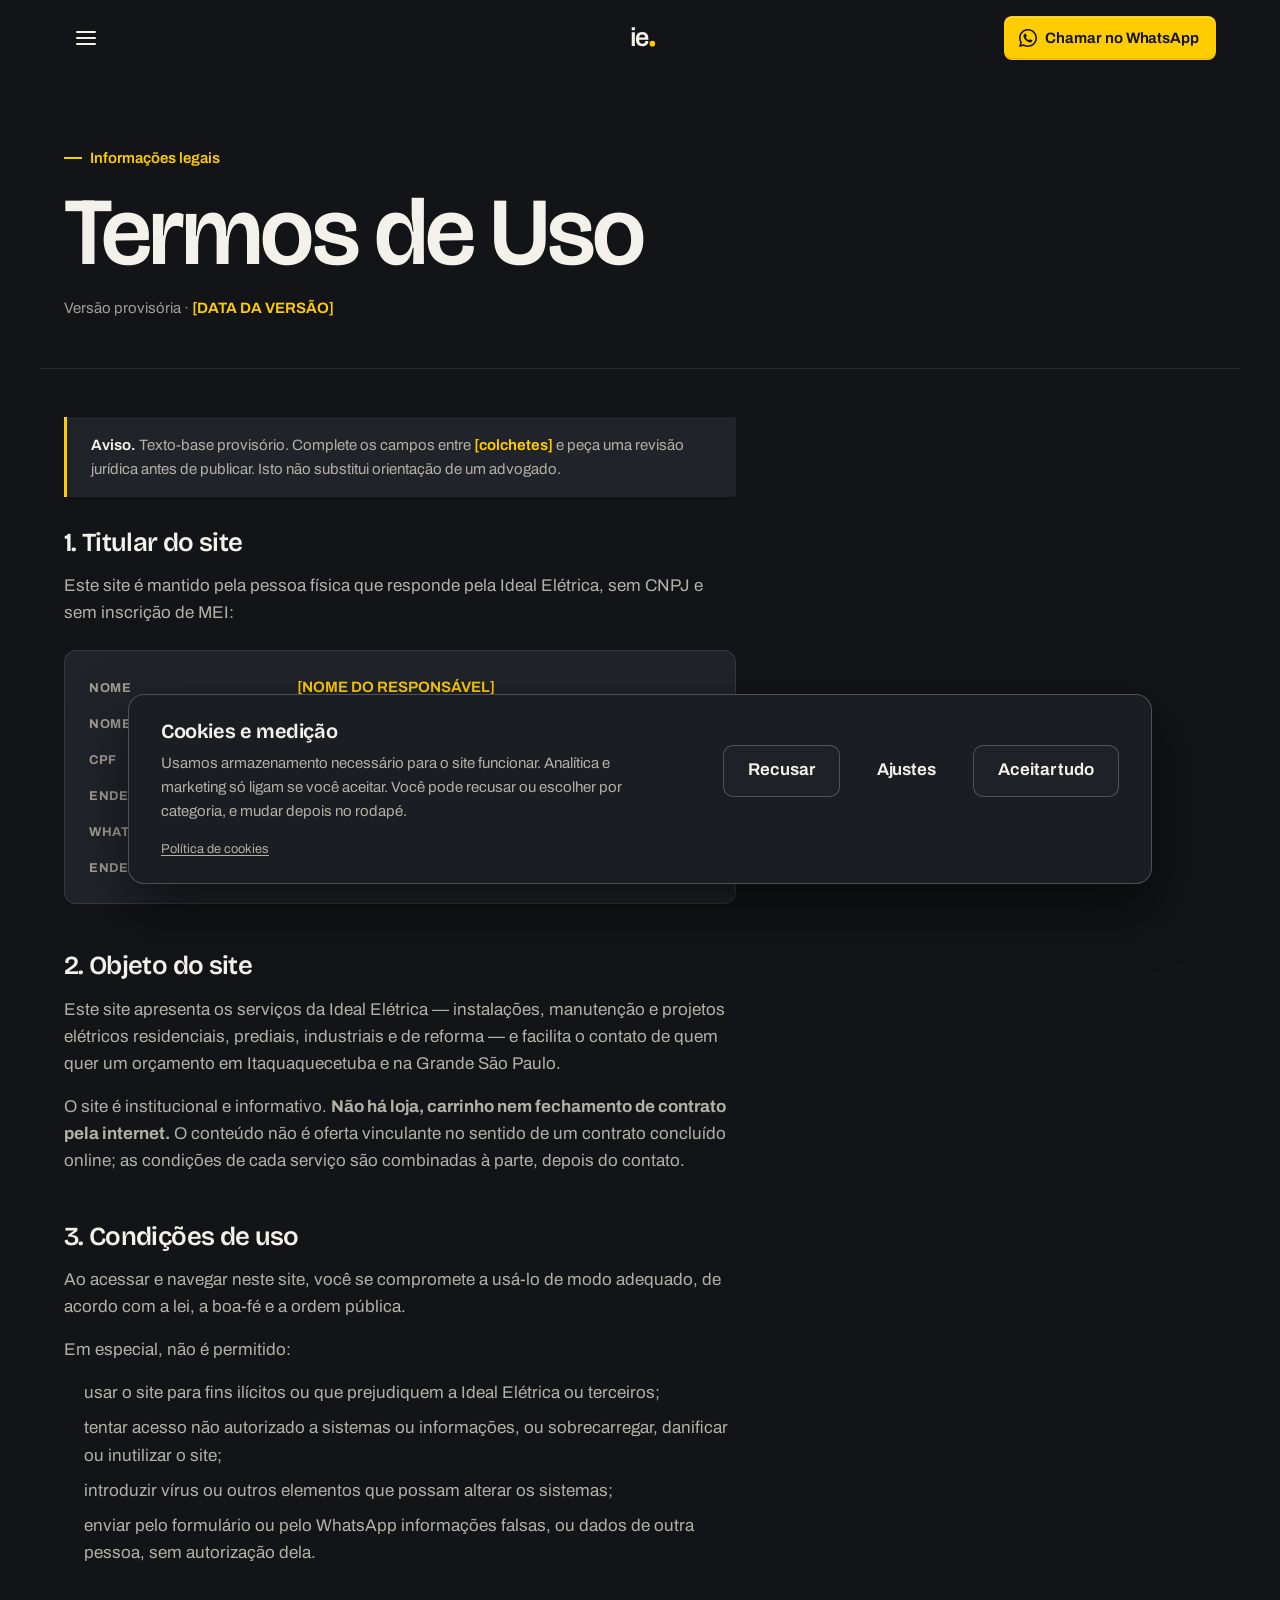
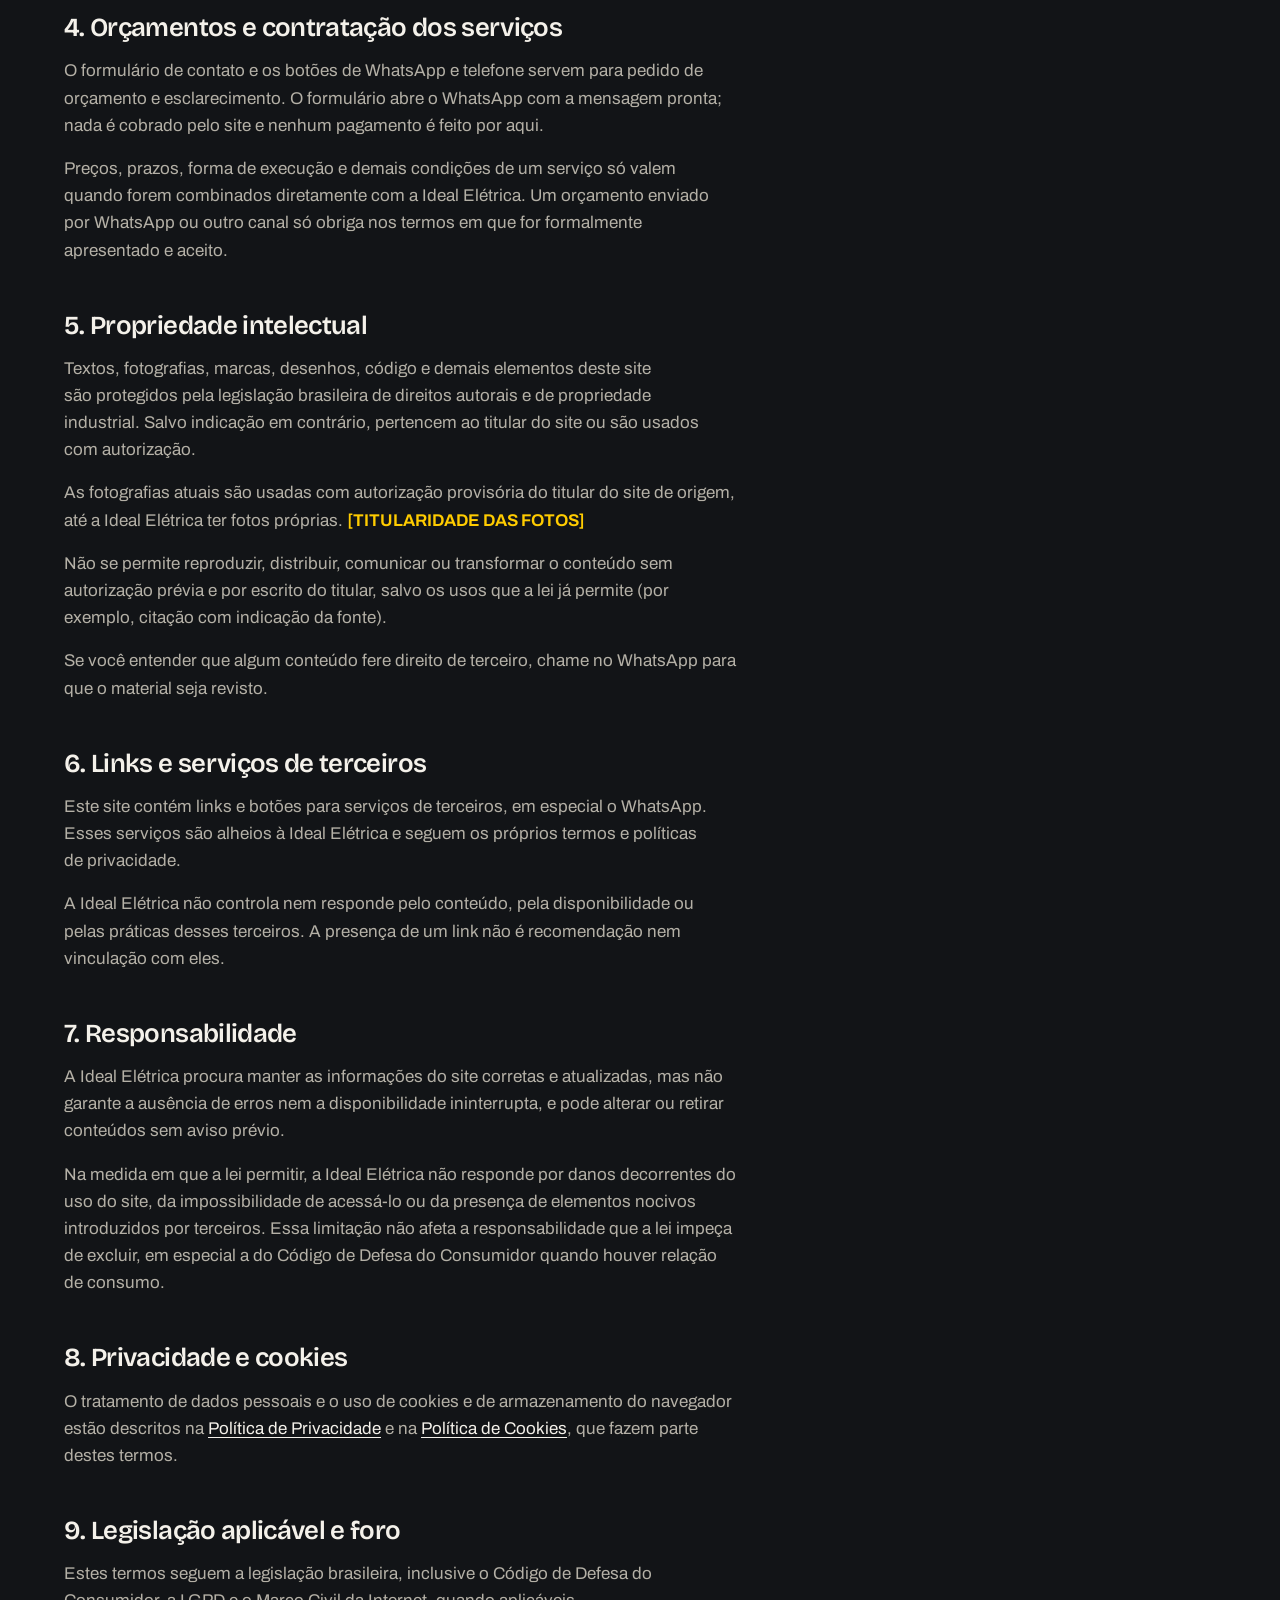
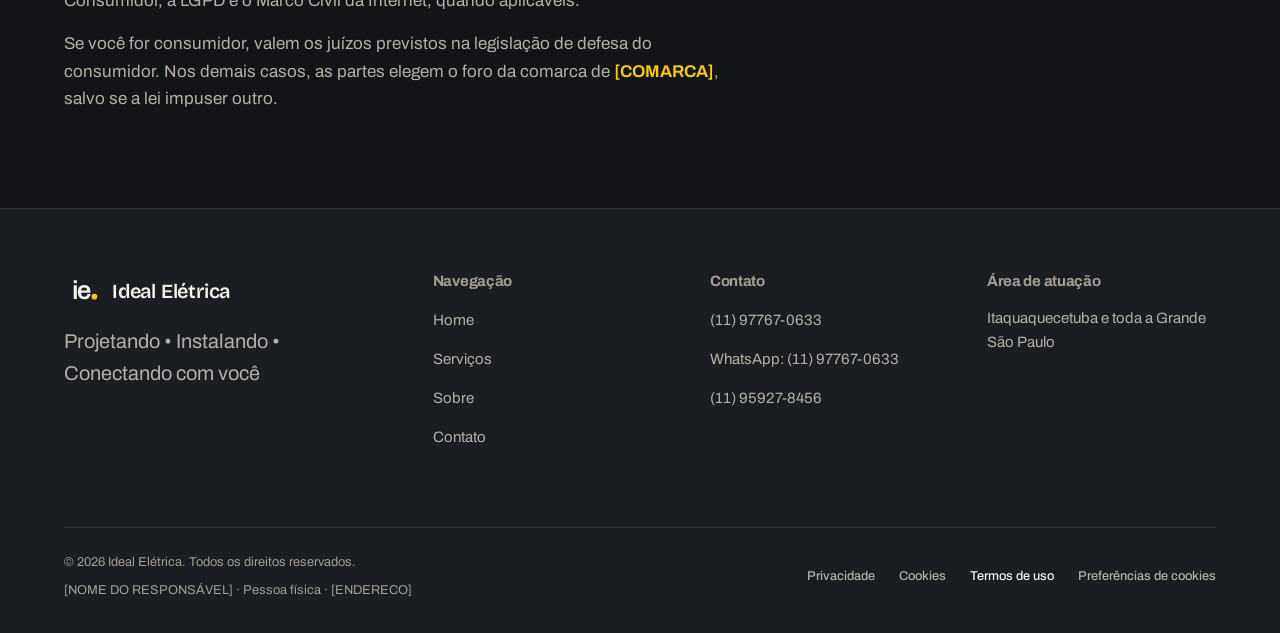
<file: termos.html>
<!DOCTYPE html>
<html lang="pt-BR" data-logo="L3" data-paleta="P1">
<head>
  <meta charset="UTF-8" />
  <meta name="viewport" content="width=device-width, initial-scale=1" />
  <title>Termos de Uso — {{SITE_NAME}}</title>
  <meta name="description" content="Condições de uso do site da Ideal Elétrica: titular, conteúdo, orçamentos e legislação aplicável." />
  <meta name="theme-color" content="#121417" />
  <link rel="icon" href="assets/img/favicon.svg" type="image/svg+xml" />
  <link rel="canonical" href="https://idealeletrica.com/termos.html" />
  <meta property="og:url" content="https://idealeletrica.com/termos.html" />
  <link rel="preload" as="font" type="font/woff2" href="assets/fonts/archivo-variable-latin.woff2" crossorigin />
  <link rel="stylesheet" href="assets/css/style.css" />
  <!-- Consent Mode v2: tudo negado até a pessoa decidir. Não carrega ferramenta. -->
  <script>
    window.dataLayer = window.dataLayer || [];
    function gtag(){ dataLayer.push(arguments); }
    gtag("consent", "default", {
      ad_storage: "denied",
      ad_user_data: "denied",
      ad_personalization: "denied",
      analytics_storage: "denied",
      functionality_storage: "granted",
      security_storage: "granted",
      wait_for_update: 500
    });
  </script>
</head>
<body>
  <div id="scroll-sentinel" aria-hidden="true" style="position: absolute; top: 0; left: 0; width: 1px; height: 1px;"></div>
  <a href="#conteudo" class="skip-link">Ir para o conteúdo</a>

  <header class="header">
    <div class="container">
      <div class="header-start">
        <button class="nav-toggle" aria-label="Abrir menu" aria-expanded="false" aria-controls="mobile-menu">
          <span class="nav-toggle-bars"><span></span><span></span><span></span></span>
        </button>
      </div>
      <a href="index.html" class="brand" aria-label="Ideal Elétrica">
        <svg class="logo-svg" viewBox="0 0 64 64" aria-hidden="true" focusable="false"><g class="lg lg-L1"><rect class="f-a" x="4" y="4" width="56" height="56" rx="6"/><rect class="f-g" x="14" y="14" width="8" height="36"/><path class="f-g" d="M30 14h20v8H38v6h10v8H38v6h12v8H30z"/></g><g class="lg lg-L2"><path class="s-w" d="M8 56V34a10 10 0 0 1 10-10h38"/><path class="s-a" d="M22 56V44a6 6 0 0 1 6-6h28"/><path class="s-w" d="M36 56V52a2 2 0 0 1 2-2h18"/><path class="s-w" d="M8 10h48"/></g><g class="lg lg-L3"><path class="f-w" d="M17.29 18.08V12.74H22.9V18.08ZM17.29 46V21.8H22.9V46Z M36.28 46.55Q32.41 46.55 29.84 45.2Q27.26 43.84 25.98 41.03Q24.69 38.23 24.69 33.9Q24.69 29.53 25.98 26.75Q27.26 23.97 29.84 22.61Q32.41 21.25 36.28 21.25Q39.78 21.25 42.14 22.56Q44.51 23.87 45.71 26.59Q46.91 29.3 46.91 33.63V35.28H30.44Q30.53 37.54 31.13 39.08Q31.73 40.62 32.99 41.38Q34.26 42.14 36.33 42.14Q37.38 42.14 38.3 41.86Q39.22 41.58 39.91 41.01Q40.6 40.43 40.99 39.56Q41.39 38.69 41.39 37.54H46.91Q46.91 39.84 46.1 41.54Q45.3 43.24 43.85 44.34Q42.4 45.45 40.47 46Q38.53 46.55 36.28 46.55ZM30.53 31.33H41.06Q41.06 29.81 40.72 28.75Q40.37 27.69 39.75 27Q39.13 26.31 38.26 26.01Q37.38 25.71 36.28 25.71Q34.48 25.71 33.27 26.31Q32.05 26.91 31.4 28.15Q30.76 29.39 30.53 31.33Z"/><circle class="f-a" cx="54" cy="42" r="5"/></g><g class="lg lg-L4"><circle class="f-a" cx="14" cy="18" r="8"/><circle class="f-w" cx="50" cy="46" r="8"/><path class="s-w s-round" d="M14 26C14 44 50 20 50 38"/></g></svg>
      </a>
      <div class="header-end">
        <a href="#" data-site-href="wa" data-wa-msg="Olá! Vim pelo site da Ideal Elétrica e quero um orçamento." class="btn btn-primary btn-sm nav-cta"><svg class="btn-icon" viewBox="0 0 720 720" fill="currentColor" aria-hidden="true" focusable="false"><path d="M360,0C161.18,0,0,161.18,0,360c0,65.41,17.45,126.75,47.94,179.61L0,720l187.02-44.21c51.34,28.18,110.28,44.21,172.98,44.21,198.82,0,360-161.18,360-360S558.82,0,360,0ZM360,655.52c-60.17,0-116.13-17.98-162.82-48.87l-110.49,28.14,30.99-105.61c-33.53-47.93-53.2-106.26-53.2-169.19,0-163.21,132.31-295.52,295.52-295.52s295.52,132.31,295.52,295.52-132.31,295.52-295.52,295.52Z"/><path d="M444.35,407.52l87.1,41.06c4,1.88,6.56,5.94,6.2,10.34-.94,11.46-5.54,34.43-26.13,55.02-58.12,58.12-162.49-7.64-166.74-10.18-25.67-13.79-50.06-32.24-73.19-55.36-23.12-23.12-41.58-47.52-55.37-73.19-2.55-4.24-68.31-108.61-10.18-166.74,20.59-20.59,43.56-25.19,55.02-26.13,4.41-.36,8.46,2.2,10.34,6.2l41.07,87.1c1.94,4.12,1.09,9.02-2.13,12.24l-30.61,30.61c-6.62,6.62-8.56,16.93-4,25.11,11.17,20.03,26.19,39.32,43.59,57.07,17.75,17.4,37.04,32.43,57.07,43.59,8.18,4.56,18.48,2.62,25.11-4l30.61-30.61c3.22-3.22,8.12-4.08,12.24-2.13Z"/></svg><span class="nav-cta__full">Chamar no WhatsApp</span><span class="nav-cta__short">WhatsApp</span></a>
      </div>
    </div>
  </header>

  <div class="mobile-menu" id="mobile-menu">
    <button type="button" class="mobile-menu-close" aria-label="Fechar menu">×</button>
    <nav class="mobile-menu-links" aria-label="Navegação principal">
      <a href="index.html">Home</a>
      <a href="servicos.html">Serviços</a>
      <a href="sobre.html">Sobre</a>
      <a href="contato.html">Contato</a>
    </nav>
    <a href="#" data-site-href="wa" data-wa-msg="Olá! Vim pelo site da Ideal Elétrica e quero falar sobre um serviço." class="btn btn-primary"><svg class="btn-icon" viewBox="0 0 720 720" fill="currentColor" aria-hidden="true" focusable="false"><path d="M360,0C161.18,0,0,161.18,0,360c0,65.41,17.45,126.75,47.94,179.61L0,720l187.02-44.21c51.34,28.18,110.28,44.21,172.98,44.21,198.82,0,360-161.18,360-360S558.82,0,360,0ZM360,655.52c-60.17,0-116.13-17.98-162.82-48.87l-110.49,28.14,30.99-105.61c-33.53-47.93-53.2-106.26-53.2-169.19,0-163.21,132.31-295.52,295.52-295.52s295.52,132.31,295.52,295.52-132.31,295.52-295.52,295.52Z"/><path d="M444.35,407.52l87.1,41.06c4,1.88,6.56,5.94,6.2,10.34-.94,11.46-5.54,34.43-26.13,55.02-58.12,58.12-162.49-7.64-166.74-10.18-25.67-13.79-50.06-32.24-73.19-55.36-23.12-23.12-41.58-47.52-55.37-73.19-2.55-4.24-68.31-108.61-10.18-166.74,20.59-20.59,43.56-25.19,55.02-26.13,4.41-.36,8.46,2.2,10.34,6.2l41.07,87.1c1.94,4.12,1.09,9.02-2.13,12.24l-30.61,30.61c-6.62,6.62-8.56,16.93-4,25.11,11.17,20.03,26.19,39.32,43.59,57.07,17.75,17.4,37.04,32.43,57.07,43.59,8.18,4.56,18.48,2.62,25.11-4l30.61-30.61c3.22-3.22,8.12-4.08,12.24-2.13Z"/></svg>Chamar no WhatsApp</a>
  </div>

  <main id="conteudo">
    <div class="page-header container">
      <span class="eyebrow">Informações legais</span>
      <h1>Termos de Uso</h1>
      <p class="lede legal-updated">Versão provisória · <span class="legal-pend" data-site="policyDate">[DATA DA VERSÃO]</span></p>
    </div>
    <div class="legal container">
      <p class="legal-notice" role="note"><strong>Aviso.</strong> Texto-base provisório. Complete os campos entre <span class="legal-pend">[colchetes]</span> e peça uma revisão jurídica antes de publicar. Isto não substitui orientação de um advogado.</p>
      <div class="legal-body">
        <section>
          <h2>1. Titular do site</h2>
          <p>Este site é mantido pela pessoa física que responde pela Ideal Elétrica, sem CNPJ e sem inscrição de MEI:</p>
          <dl class="legal-ficha">
            <div><dt>Nome</dt><dd><span class="legal-pend" data-site="ownerName">[NOME DO RESPONSÁVEL]</span></dd></div>
            <div><dt>Nome fantasia</dt><dd>Ideal Elétrica</dd></div>
            <div><dt>CPF</dt><dd><span class="legal-pend" data-site="cpf">[CPF]</span></dd></div>
            <div><dt>Endereço</dt><dd><span class="legal-pend" data-site="address">[ENDERECO]</span></dd></div>
            <div><dt>WhatsApp</dt><dd><a data-site-href="wa" href="https://wa.me/5511977670633"><span data-site="whatsappDisplay">(11) 97767-0633</span></a></dd></div>
            <div><dt>Endereço do site</dt><dd><span data-site="domain">idealeletrica.com</span></dd></div>
          </dl>
        </section>

        <section>
          <h2>2. Objeto do site</h2>
          <p>Este site apresenta os serviços da Ideal Elétrica — instalações, manutenção e projetos elétricos residenciais, prediais, industriais e de reforma — e facilita o contato de quem quer um orçamento em Itaquaquecetuba e na Grande São Paulo.</p>
          <p>O site é institucional e informativo. <strong>Não há loja, carrinho nem fechamento de contrato pela internet.</strong> O conteúdo não é oferta vinculante no sentido de um contrato concluído online; as condições de cada serviço são combinadas à parte, depois do contato.</p>
        </section>

        <section>
          <h2>3. Condições de uso</h2>
          <p>Ao acessar e navegar neste site, você se compromete a usá-lo de modo adequado, de acordo com a lei, a boa-fé e a ordem pública.</p>
          <p>Em especial, não é permitido:</p>
          <ul>
            <li>usar o site para fins ilícitos ou que prejudiquem a Ideal Elétrica ou terceiros;</li>
            <li>tentar acesso não autorizado a sistemas ou informações, ou sobrecarregar, danificar ou inutilizar o site;</li>
            <li>introduzir vírus ou outros elementos que possam alterar os sistemas;</li>
            <li>enviar pelo formulário ou pelo WhatsApp informações falsas, ou dados de outra pessoa, sem autorização dela.</li>
          </ul>
        </section>

        <section>
          <h2>4. Orçamentos e contratação dos serviços</h2>
          <p>O formulário de contato e os botões de WhatsApp e telefone servem para pedido de orçamento e esclarecimento. O formulário abre o WhatsApp com a mensagem pronta; nada é cobrado pelo site e nenhum pagamento é feito por aqui.</p>
          <p>Preços, prazos, forma de execução e demais condições de um serviço só valem quando forem combinados diretamente com a Ideal Elétrica. Um orçamento enviado por WhatsApp ou outro canal só obriga nos termos em que for formalmente apresentado e aceito.</p>
        </section>

        <section>
          <h2>5. Propriedade intelectual</h2>
          <p>Textos, fotografias, marcas, desenhos, código e demais elementos deste site são protegidos pela legislação brasileira de direitos autorais e de propriedade industrial. Salvo indicação em contrário, pertencem ao titular do site ou são usados com autorização.</p>
          <p>As fotografias atuais são usadas com autorização provisória do titular do site de origem, até a Ideal Elétrica ter fotos próprias. <span class="legal-pend" data-site="photoSource">[TITULARIDADE DAS FOTOS]</span></p>
          <p>Não se permite reproduzir, distribuir, comunicar ou transformar o conteúdo sem autorização prévia e por escrito do titular, salvo os usos que a lei já permite (por exemplo, citação com indicação da fonte).</p>
          <p>Se você entender que algum conteúdo fere direito de terceiro, chame no WhatsApp para que o material seja revisto.</p>
        </section>

        <section>
          <h2>6. Links e serviços de terceiros</h2>
          <p>Este site contém links e botões para serviços de terceiros, em especial o WhatsApp. Esses serviços são alheios à Ideal Elétrica e seguem os próprios termos e políticas de privacidade.</p>
          <p>A Ideal Elétrica não controla nem responde pelo conteúdo, pela disponibilidade ou pelas práticas desses terceiros. A presença de um link não é recomendação nem vinculação com eles.</p>
        </section>

        <section>
          <h2>7. Responsabilidade</h2>
          <p>A Ideal Elétrica procura manter as informações do site corretas e atualizadas, mas não garante a ausência de erros nem a disponibilidade ininterrupta, e pode alterar ou retirar conteúdos sem aviso prévio.</p>
          <p>Na medida em que a lei permitir, a Ideal Elétrica não responde por danos decorrentes do uso do site, da impossibilidade de acessá-lo ou da presença de elementos nocivos introduzidos por terceiros. Essa limitação não afeta a responsabilidade que a lei impeça de excluir, em especial a do Código de Defesa do Consumidor quando houver relação de consumo.</p>
        </section>

        <section>
          <h2>8. Privacidade e cookies</h2>
          <p>O tratamento de dados pessoais e o uso de cookies e de armazenamento do navegador estão descritos na <a href="privacidade.html">Política de Privacidade</a> e na <a href="cookies.html">Política de Cookies</a>, que fazem parte destes termos.</p>
        </section>

        <section>
          <h2>9. Legislação aplicável e foro</h2>
          <p>Estes termos seguem a legislação brasileira, inclusive o Código de Defesa do Consumidor, a LGPD e o Marco Civil da Internet, quando aplicáveis.</p>
          <p>Se você for consumidor, valem os juízos previstos na legislação de defesa do consumidor. Nos demais casos, as partes elegem o foro da comarca de <span class="legal-pend" data-site="venue">[COMARCA]</span>, salvo se a lei impuser outro.</p>
        </section>
      </div>
    </div>
</main>

  <footer class="footer">
    <div class="container">
      <div class="footer-grid">
        <div>
          <a href="index.html" class="brand">
            <svg class="logo-svg" viewBox="0 0 64 64" aria-hidden="true" focusable="false"><g class="lg lg-L1"><rect class="f-a" x="4" y="4" width="56" height="56" rx="6"/><rect class="f-g" x="14" y="14" width="8" height="36"/><path class="f-g" d="M30 14h20v8H38v6h10v8H38v6h12v8H30z"/></g><g class="lg lg-L2"><path class="s-w" d="M8 56V34a10 10 0 0 1 10-10h38"/><path class="s-a" d="M22 56V44a6 6 0 0 1 6-6h28"/><path class="s-w" d="M36 56V52a2 2 0 0 1 2-2h18"/><path class="s-w" d="M8 10h48"/></g><g class="lg lg-L3"><path class="f-w" d="M17.29 18.08V12.74H22.9V18.08ZM17.29 46V21.8H22.9V46Z M36.28 46.55Q32.41 46.55 29.84 45.2Q27.26 43.84 25.98 41.03Q24.69 38.23 24.69 33.9Q24.69 29.53 25.98 26.75Q27.26 23.97 29.84 22.61Q32.41 21.25 36.28 21.25Q39.78 21.25 42.14 22.56Q44.51 23.87 45.71 26.59Q46.91 29.3 46.91 33.63V35.28H30.44Q30.53 37.54 31.13 39.08Q31.73 40.62 32.99 41.38Q34.26 42.14 36.33 42.14Q37.38 42.14 38.3 41.86Q39.22 41.58 39.91 41.01Q40.6 40.43 40.99 39.56Q41.39 38.69 41.39 37.54H46.91Q46.91 39.84 46.1 41.54Q45.3 43.24 43.85 44.34Q42.4 45.45 40.47 46Q38.53 46.55 36.28 46.55ZM30.53 31.33H41.06Q41.06 29.81 40.72 28.75Q40.37 27.69 39.75 27Q39.13 26.31 38.26 26.01Q37.38 25.71 36.28 25.71Q34.48 25.71 33.27 26.31Q32.05 26.91 31.4 28.15Q30.76 29.39 30.53 31.33Z"/><circle class="f-a" cx="54" cy="42" r="5"/></g><g class="lg lg-L4"><circle class="f-a" cx="14" cy="18" r="8"/><circle class="f-w" cx="50" cy="46" r="8"/><path class="s-w s-round" d="M14 26C14 44 50 20 50 38"/></g></svg>
            <span data-site="name">Ideal Elétrica</span>
          </a>
          <p class="lede" data-site="slogan" style="margin-top: var(--space-4);">Projetando • Instalando • Conectando com você</p>
        </div>
        <div>
          <h3>Navegação</h3>
          <ul>
            <li><a href="index.html">Home</a></li>
            <li><a href="servicos.html">Serviços</a></li>
            <li><a href="sobre.html">Sobre</a></li>
            <li><a href="contato.html">Contato</a></li>
          </ul>
        </div>
        <div>
          <h3>Contato</h3>
          <ul>
            <li><a data-site-href="phone" href="#"><span data-site="phone">[TELEFONE]</span></a></li>
            <li><a data-site-href="wa" data-wa-msg="Olá! Vim pelo site da Ideal Elétrica." href="#">WhatsApp: <span data-site="whatsappDisplay">[WHATSAPP]</span></a></li>
            <li><a data-site-href="phone2" href="#"><span data-site="phone2">[TELEFONE 2]</span></a></li>
          </ul>
        </div>
        <div>
          <h3>Área de atuação</h3>
          <p class="text-muted" style="font-size: var(--fs-sm);" data-site="serviceArea">Itaquaquecetuba e toda a Grande São Paulo</p>
        </div>
      </div>
      <div class="footer-bottom">
        <div class="footer-legal">
          <span>© <span id="year"></span> <span data-site="name">Ideal Elétrica</span>. Todos os direitos reservados.</span>
          <span><span data-site="ownerName">[NOME DO RESPONSÁVEL]</span> · Pessoa física · <span data-site="address">[ENDERECO]</span></span>
        </div>
        <nav class="footer-legal-nav" aria-label="Informações legais">
          <a href="privacidade.html">Privacidade</a>
          <a href="cookies.html">Cookies</a>
          <a href="termos.html" aria-current="page">Termos de uso</a>
          <button type="button" class="footer-consent" data-cmp-open>Preferências de cookies</button>
        </nav>
      </div>
    </div>
  </footer>

  <a href="#" data-site-href="wa" data-wa-msg="Olá! Vim pelo site da Ideal Elétrica e tenho uma dúvida." class="wa-float" aria-label="Chamar no WhatsApp">
    <svg viewBox="0 0 720 720" fill="currentColor" aria-hidden="true"><path d="M360,0C161.18,0,0,161.18,0,360c0,65.41,17.45,126.75,47.94,179.61L0,720l187.02-44.21c51.34,28.18,110.28,44.21,172.98,44.21,198.82,0,360-161.18,360-360S558.82,0,360,0ZM360,655.52c-60.17,0-116.13-17.98-162.82-48.87l-110.49,28.14,30.99-105.61c-33.53-47.93-53.2-106.26-53.2-169.19,0-163.21,132.31-295.52,295.52-295.52s295.52,132.31,295.52,295.52-132.31,295.52-295.52,295.52Z"/><path d="M444.35,407.52l87.1,41.06c4,1.88,6.56,5.94,6.2,10.34-.94,11.46-5.54,34.43-26.13,55.02-58.12,58.12-162.49-7.64-166.74-10.18-25.67-13.79-50.06-32.24-73.19-55.36-23.12-23.12-41.58-47.52-55.37-73.19-2.55-4.24-68.31-108.61-10.18-166.74,20.59-20.59,43.56-25.19,55.02-26.13,4.41-.36,8.46,2.2,10.34,6.2l41.07,87.1c1.94,4.12,1.09,9.02-2.13,12.24l-30.61,30.61c-6.62,6.62-8.56,16.93-4,25.11,11.17,20.03,26.19,39.32,43.59,57.07,17.75,17.4,37.04,32.43,57.07,43.59,8.18,4.56,18.48,2.62,25.11-4l30.61-30.61c3.22-3.22,8.12-4.08,12.24-2.13Z"/></svg>
  </a>

  <script src="assets/js/site-config.js"></script>
  <script src="assets/js/main.js"></script>
  <script src="assets/js/consent.js"></script>
  <script src="assets/js/measure.js"></script>
  <script>document.getElementById("year").textContent = new Date().getFullYear();</script>
</body>
</html>
</file>
<file: assets/css/style.css>
/* ============================================================
   STYLE — Ideal Elétrica (AV1)
   Um arquivo só (tokens + base + componentes) de propósito: cada
   <link> a mais é uma requisição bloqueando a primeira pintura da
   página. Three sections, nessa ordem, separadas por "======":
     1) TOKENS     — cores, fontes, espaçamento (TROQUE A MARCA AQUI)
     2) BASE       — reset e tipografia
     3) COMPONENTES — header, hero, botões, cards, formulário, footer

   Logo e paleta (AV3.1): o padrão fixo é L3 + P1. A votação continua
   trocando só os dois atributos da linha <html> de cada página
   (data-logo="L1".."L4" e data-paleta="P1".."P4"). Sem JavaScript.
   Os blocos de cada opção estão no fim deste arquivo (seção 4).
   ============================================================ */

/* Títulos: Bricolage Grotesque 600 (decidido 12/11/2026), self-hosted, SIL OFL, baixada do Google Fonts em 12/11/2026. */
@font-face {
  font-family: "Bricolage Grotesque";
  font-style: normal;
  font-weight: 400 700;
  font-display: swap;
  src: url("../fonts/bricolage-grotesque-latin-ext.woff2") format("woff2");
  unicode-range: U+0100-02BA, U+02BD-02C5, U+02C7-02CC, U+02CE-02D7, U+02DD-02FF, U+0304, U+0308, U+0329, U+1D00-1DBF, U+1E00-1E9F, U+1EF2-1EFF, U+2020, U+20A0-20AB, U+20AD-20C4, U+2113, U+2C60-2C7F, U+A720-A7FF;
}

@font-face {
  font-family: "Bricolage Grotesque";
  font-style: normal;
  font-weight: 400 700;
  font-display: swap;
  src: url("../fonts/bricolage-grotesque-latin.woff2") format("woff2");
  unicode-range: U+0000-00FF, U+0131, U+0152-0153, U+02BB-02BC, U+02C6, U+02DA, U+02DC, U+0304, U+0308, U+0329, U+2000-206F, U+20AC, U+2122, U+2191, U+2193, U+2212, U+2215, U+FEFF, U+FFFD;
}

/* Archivo Variable (Google Fonts, SIL OFL), mesmos arquivos que a Konk usa.
   Um eixo de peso (100–900) e de largura (62–125%) serve título e corpo. */
@font-face {
  font-family: "Archivo";
  font-style: normal;
  font-weight: 100 900;
  font-stretch: 62% 125%;
  font-display: swap;
  src: url("../fonts/archivo-variable-latin.woff2") format("woff2");
  unicode-range: U+0000-00FF, U+0131, U+0152-0153, U+02BB-02BC, U+02C6, U+02DA, U+02DC, U+0304, U+0308, U+0329, U+2000-206F, U+20AC, U+2122, U+2191, U+2193, U+2212, U+2215, U+FEFF, U+FFFD;
}

@font-face {
  font-family: "Archivo";
  font-style: normal;
  font-weight: 100 900;
  font-stretch: 62% 125%;
  font-display: swap;
  src: url("../fonts/archivo-variable-latin-ext.woff2") format("woff2");
  unicode-range: U+0100-02BA, U+02BD-02C5, U+02C7-02CC, U+02CE-02D7, U+02DD-02FF, U+0304, U+0308, U+0329, U+1D00-1DBF, U+1E00-1E9F, U+1EF2-1EFF, U+2020, U+20A0-20AB, U+20AD-20C0, U+2113, U+2C60-2C7F, U+A720-A7FF;
}

/* Pares de fonte da votação (F2–F4). Só baixam se html[data-fonte] as usar. SIL OFL, self-hosted. */
@font-face {
  font-family: "Space Grotesk";
  font-style: normal;
  font-weight: 400 700;
  font-display: swap;
  src: url("../fonts/space-grotesk-latin-ext-400700.woff2") format("woff2");
  unicode-range: U+0100-02BA, U+02BD-02C5, U+02C7-02CC, U+02CE-02D7, U+02DD-02FF, U+0304, U+0308, U+0329, U+1D00-1DBF, U+1E00-1E9F, U+1EF2-1EFF, U+2020, U+20A0-20AB, U+20AD-20C4, U+2113, U+2C60-2C7F, U+A720-A7FF;
}
@font-face {
  font-family: "Space Grotesk";
  font-style: normal;
  font-weight: 400 700;
  font-display: swap;
  src: url("../fonts/space-grotesk-latin-400700.woff2") format("woff2");
  unicode-range: U+0000-00FF, U+0131, U+0152-0153, U+02BB-02BC, U+02C6, U+02DA, U+02DC, U+0304, U+0308, U+0329, U+2000-206F, U+20AC, U+2122, U+2191, U+2193, U+2212, U+2215, U+FEFF, U+FFFD;
}
@font-face {
  font-family: "Newsreader";
  font-style: normal;
  font-weight: 400 800;
  font-display: swap;
  src: url("../fonts/newsreader-latin-ext-400800.woff2") format("woff2");
  unicode-range: U+0100-02BA, U+02BD-02C5, U+02C7-02CC, U+02CE-02D7, U+02DD-02FF, U+0304, U+0308, U+0329, U+1D00-1DBF, U+1E00-1E9F, U+1EF2-1EFF, U+2020, U+20A0-20AB, U+20AD-20C4, U+2113, U+2C60-2C7F, U+A720-A7FF;
}
@font-face {
  font-family: "Newsreader";
  font-style: normal;
  font-weight: 400 800;
  font-display: swap;
  src: url("../fonts/newsreader-latin-400800.woff2") format("woff2");
  unicode-range: U+0000-00FF, U+0131, U+0152-0153, U+02BB-02BC, U+02C6, U+02DA, U+02DC, U+0304, U+0308, U+0329, U+2000-206F, U+20AC, U+2122, U+2191, U+2193, U+2212, U+2215, U+FEFF, U+FFFD;
}
@font-face {
  font-family: "Source Sans 3";
  font-style: normal;
  font-weight: 400 700;
  font-display: swap;
  src: url("../fonts/source-sans-3-latin-ext-400700.woff2") format("woff2");
  unicode-range: U+0100-02BA, U+02BD-02C5, U+02C7-02CC, U+02CE-02D7, U+02DD-02FF, U+0304, U+0308, U+0329, U+1D00-1DBF, U+1E00-1E9F, U+1EF2-1EFF, U+2020, U+20A0-20AB, U+20AD-20C4, U+2113, U+2C60-2C7F, U+A720-A7FF;
}
@font-face {
  font-family: "Source Sans 3";
  font-style: normal;
  font-weight: 400 700;
  font-display: swap;
  src: url("../fonts/source-sans-3-latin-400700.woff2") format("woff2");
  unicode-range: U+0000-00FF, U+0131, U+0152-0153, U+02BB-02BC, U+02C6, U+02DA, U+02DC, U+0304, U+0308, U+0329, U+2000-206F, U+20AC, U+2122, U+2191, U+2193, U+2212, U+2215, U+FEFF, U+FFFD;
}
@font-face {
  font-family: "Outfit";
  font-style: normal;
  font-weight: 400 800;
  font-display: swap;
  src: url("../fonts/outfit-latin-ext-400800.woff2") format("woff2");
  unicode-range: U+0100-02BA, U+02BD-02C5, U+02C7-02CC, U+02CE-02D7, U+02DD-02FF, U+0304, U+0308, U+0329, U+1D00-1DBF, U+1E00-1E9F, U+1EF2-1EFF, U+2020, U+20A0-20AB, U+20AD-20C4, U+2113, U+2C60-2C7F, U+A720-A7FF;
}
@font-face {
  font-family: "Outfit";
  font-style: normal;
  font-weight: 400 800;
  font-display: swap;
  src: url("../fonts/outfit-latin-400800.woff2") format("woff2");
  unicode-range: U+0000-00FF, U+0131, U+0152-0153, U+02BB-02BC, U+02C6, U+02DA, U+02DC, U+0304, U+0308, U+0329, U+2000-206F, U+20AC, U+2122, U+2191, U+2193, U+2212, U+2215, U+FEFF, U+FFFD;
}

:root {
  /* ---- Cor (AV3): grafite + amarelo elétrico. Contraste AA conferido:
     texto #f4f1ea em #121417 = 16:1; muted #b4b0a6 = 8,6:1; amarelo #ffcc00 em #121417 = 12,6:1;
     texto escuro #121417 sobre amarelo = 12,6:1. Amarelo nunca em fundo claro. ---- */
  --color-bg: #121417;
  --color-bg-elevated: #1a1d21;
  --color-surface: #20242a;
  --color-surface-2: #2a2f36;
  --color-border: rgba(244, 241, 234, 0.1);
  --color-border-strong: rgba(244, 241, 234, 0.24);

  --color-ink: #0b0c0e;
  --color-ink-soft: #2a2f36;
  --color-white: #f4f1ea;

  --color-text: #f4f1ea;
  --color-text-muted: #b4b0a6;
  --color-text-faint: #a29e94;

  --color-accent-amarelo: #ffcc00;
  --color-accent-amarelo-strong: #ffd83d;

  --color-accent: var(--color-accent-amarelo);
  --color-accent-strong: var(--color-accent-amarelo-strong);
  --color-on-accent: #121417;

  --color-success: #ffcc00;
  --color-danger: #ff8a73;

  /* ---- Tipografia ---- */
  --font-display: "Bricolage Grotesque", "Archivo", system-ui, sans-serif;
  --font-body: "Archivo", system-ui, -apple-system, "Segoe UI", sans-serif;

/* Pares da votação. F1 = o padrão (Archivo), já definido acima. */
html[data-fonte="F2"] {
  --font-display: "Space Grotesk", system-ui, sans-serif;
  --font-body: "Space Grotesk", system-ui, sans-serif;
}
html[data-fonte="F3"] {
  --font-display: "Newsreader", "Times New Roman", serif;
  --font-body: "Source Sans 3", system-ui, sans-serif;
}
html[data-fonte="F4"] {
  --font-display: "Outfit", system-ui, sans-serif;
  --font-body: "Outfit", system-ui, sans-serif;
}
html[data-fonte="F2"] body,
html[data-fonte="F3"] body,
html[data-fonte="F4"] body,
html[data-fonte="F2"] .brand,
html[data-fonte="F3"] .brand,
html[data-fonte="F4"] .brand {
  font-variation-settings: normal;
}
html[data-fonte="F3"] :is(h1, h2, h3, .hero-title, .brand, .intro-word-inner) {
  font-variation-settings: "opsz" 72;
  font-weight: 650;
}

  --fs-xs: clamp(0.75rem, 0.72rem + 0.1vw, 0.8125rem);
  --fs-sm: clamp(0.875rem, 0.84rem + 0.15vw, 0.9375rem);
  --fs-base: clamp(1rem, 0.96rem + 0.2vw, 1.0625rem); /* chega a 17px, como a Konk */
  --fs-md: clamp(1.125rem, 1.05rem + 0.3vw, 1.25rem);
  --fs-lg: clamp(1.375rem, 1.25rem + 0.5vw, 1.625rem);
  --fs-xl: clamp(1.75rem, 1.5rem + 1vw, 2.25rem);
  --fs-2xl: clamp(2.1rem, 1.8rem + 1.5vw, 3rem);
  --fs-3xl: clamp(2.5rem, 2rem + 2.2vw, 4rem);

  /* Escala de títulos do design system (design-system-claude/tokens/typography.css) */
  --fs-display: clamp(3.25rem, 1rem + 9vw, 8.5rem);
  --fs-h1: clamp(2.75rem, 1.2rem + 6.2vw, 6rem);
  --fs-h2: clamp(2rem, 1.2rem + 3vw, 3.5rem);
  --fs-h3: clamp(1.5rem, 1.2rem + 1.2vw, 2.125rem);
  --fs-h4: clamp(1.25rem, 1.15rem + 0.4vw, 1.375rem);
  --lh-h1: 0.98;
  --lh-h2: 1.04;
  --lh-h3: 1.12;
  --lh-h4: 1.25;

  --lh-tight: 1.1;
  --lh-snug: 1.3;
  --lh-normal: 1.6;

  --ls-tight: -0.01em;
  --ls-wide: 0.02em;
  --ls-wider: 0.06em;

  /* ---- Espaçamento (escala base 4px) ---- */
  --space-1: 0.25rem;
  --space-2: 0.5rem;
  --space-3: 0.75rem;
  --space-4: 1rem;
  --space-5: 1.5rem;
  --space-6: 2rem;
  --space-7: 3rem;
  --space-8: 4rem;
  --space-9: 6rem;
  --space-10: 8rem;

  /* ---- Raios: canto reto/pequeno, sem pílula ---- */
  --radius-sm: 2px;
  --radius-md: 3px;
  --radius-lg: 4px;
  /* Botão tem raio próprio: o canto de 3px deixava o botão com cara de caixa. */
  --radius-btn: 10px;
  --radius-btn-sm: 8px;

  /* ---- Sombras (tingidas na cor da tinta, nunca preto puro) ---- */
  --shadow-sm: 0 1px 3px rgba(0,0,0,.4);
  --shadow-md: 0 10px 28px rgba(0,0,0,.45);
  --shadow-lg: 0 24px 56px rgba(0,0,0,.55);

  /* ---- Transições ---- */
  --ease-out: cubic-bezier(0.23, 1, 0.32, 1);
  --ease-in-out: cubic-bezier(0.77, 0, 0.175, 1);
  --t-fast: 150ms var(--ease-out);
  --t-base: 250ms var(--ease-out);
  --t-slow: 420ms var(--ease-out);

  /* ---- Layout ---- */
  --container-max: 1200px;
  --container-pad: var(--space-5);
  --header-h: 76px;

  --bp-sm: 560px;
  --bp-md: 768px;
  --bp-lg: 1024px;
  --bp-xl: 1280px;
}


/* ============================================================
   BASE — reset, tipografia e utilitários
   ============================================================ */

*,
*::before,
*::after {
  box-sizing: border-box;
}

html {
  -webkit-text-size-adjust: 100%;
  scroll-behavior: smooth;
}

@media (prefers-reduced-motion: reduce) {
  html {
    scroll-behavior: auto;
  }
  *,
  *::before,
  *::after {
    animation-duration: 0.01ms !important;
    animation-iteration-count: 1 !important;
    transition-duration: 0.01ms !important;
    scroll-behavior: auto !important;
  }
}

body {
  margin: 0;
  background: var(--color-bg);
  color: var(--color-text);
  font-family: var(--font-body);
  font-size: var(--fs-base);
  line-height: var(--lh-normal);
  font-variation-settings: "wdth" 100;
  -webkit-font-smoothing: antialiased;
}

img,
svg {
  max-width: 100%;
  display: block;
}

a {
  color: inherit;
  text-decoration: none;
}

ul,
ol {
  margin: 0;
  padding: 0;
  list-style: none;
}

h1,
h2,
h3,
h4,
p,
figure {
  margin: 0;
}

h1,
h2,
h3,
h4 {
  font-family: var(--font-display);
  font-weight: 600;
  line-height: var(--lh-tight);
  letter-spacing: -0.025em;
  text-wrap: balance;
}

p {
  text-wrap: pretty;
}

::selection {
  background: var(--color-accent);
  color: var(--color-on-accent);
}

h1 {
  font-size: var(--fs-h1);
  line-height: var(--lh-h1);
  letter-spacing: -0.03em;
}
h2 {
  font-size: var(--fs-h2);
  line-height: var(--lh-h2);
}
h3 {
  font-size: var(--fs-h3);
  line-height: var(--lh-h3);
  letter-spacing: -0.02em;
}
h4 {
  font-size: var(--fs-h4);
  line-height: var(--lh-h4);
}

button,
input,
textarea,
select {
  font-family: inherit;
  font-size: inherit;
  color: inherit;
}

button {
  cursor: pointer;
  background: none;
  border: none;
}

:focus-visible {
  outline: 2px solid var(--color-accent);
  outline-offset: 3px;
  border-radius: var(--radius-sm);
}

/* ---- Skip link (acessibilidade) ---- */
.skip-link {
  position: absolute;
  left: -999px;
  top: 0;
  z-index: 200;
  background: var(--color-accent);
  color: var(--color-on-accent);
  padding: var(--space-2) var(--space-4);
  font-weight: 600;
  border-radius: var(--radius-sm);
}
.skip-link:focus {
  left: var(--space-3);
  top: var(--space-3);
}

/* ---- Layout utilitário ---- */
.container {
  width: 100%;
  max-width: var(--container-max);
  margin-inline: auto;
  padding-inline: var(--container-pad);
}

.section {
  padding-block: var(--space-9);
}

.section-head {
  max-width: 640px;
  margin-bottom: var(--space-7);
}

.section-head.center {
  margin-inline: auto;
  text-align: center;
}

.eyebrow {
  display: inline-flex;
  align-items: center;
  gap: var(--space-2);
  font-family: var(--font-body);
  font-size: var(--fs-sm);
  font-weight: 600;
  color: var(--color-accent);
  margin-bottom: var(--space-3);
}

.eyebrow::before {
  content: "";
  width: 18px;
  height: 2px;
  background: var(--color-accent);
  display: inline-block;
  flex-shrink: 0;
}

.lede {
  font-size: var(--fs-md);
  color: var(--color-text-muted);
  margin-top: var(--space-4);
  /* medida de leitura: em servicos.html a linha passava de 120 caracteres */
  max-width: 60ch;
}
.section-head.center .lede {
  margin-inline: auto;
}

.text-muted {
  color: var(--color-text-muted);
}

.visually-hidden {
  position: absolute !important;
  width: 1px;
  height: 1px;
  overflow: hidden;
  clip: rect(0 0 0 0);
  white-space: nowrap;
}

.grid {
  display: grid;
  gap: var(--space-6);
}

@media (min-width: 768px) {
  .grid-2 {
    grid-template-columns: repeat(2, 1fr);
  }
  .grid-3 {
    grid-template-columns: repeat(3, 1fr);
  }
}

@media (min-width: 1024px) {
  .grid-4 {
    grid-template-columns: repeat(4, 1fr);
  }
}

/* ---- Revelação por rolagem ----
   Visível por padrão (sem JS, o conteúdo todo aparece).
   Só fica oculto/deslocado quando html.motion confirma que o
   GSAP/ScrollTrigger carregaram E prefers-reduced-motion não
   está ativo. Ver assets/js/scroll-cinema.js. */
.reveal {
  opacity: 1;
  transform: none;
}

html.motion .reveal {
  opacity: 0;
  transform: translateY(28px);
  will-change: transform, opacity;
}

html.force-visible .reveal {
  opacity: 1 !important;
  transform: none !important;
}

/* ============================================================
   COMPONENTES — header, hero, botões, cards, cta, form,
   depoimentos, faq, footer
   ============================================================ */

/* ---- Botões ----
   Padrão de componente premium (anatomia do botão do Geist/Vercel e do
   Stripe): altura fixa em vez de padding solto, raio próprio de 10px
   (cards, fotos e campos seguem no canto pequeno), peso 650, realce interno
   de 1px no primário, hover com brilho + 1px de elevação, active com
   "press" curto e anel de foco duplo (folga na cor do fundo + anel).
   Contraste: #121417 sobre #ffcc00 = 12,6:1 (AA e AAA). */
.btn {
  --btn-h: 52px;
  --btn-px: 1.5rem;
  --btn-radius: var(--radius-btn);
  --btn-ring: var(--color-text);
  position: relative;
  display: inline-flex;
  align-items: center;
  justify-content: center;
  gap: 0.625rem;
  min-height: var(--btn-h);
  padding: 0 var(--btn-px);
  border-radius: var(--btn-radius);
  border: 1px solid transparent;
  font-family: var(--font-body);
  font-size: var(--fs-base);
  font-weight: 650;
  line-height: 1.2;
  letter-spacing: -0.005em;
  white-space: nowrap;
  text-align: center;
  cursor: pointer;
  user-select: none;
  -webkit-tap-highlight-color: transparent;
  transition:
    transform 160ms var(--ease-out),
    box-shadow 200ms var(--ease-out),
    background-color 160ms var(--ease-out),
    border-color 160ms var(--ease-out),
    color 160ms var(--ease-out);
}

.btn-icon {
  width: 1.2em;
  height: 1.2em;
  flex-shrink: 0;
  margin-inline-start: -0.125rem;
}
.btn-icon--end {
  margin-inline: 0 -0.25rem;
  transition: transform 200ms var(--ease-out);
}

.btn:focus-visible {
  /* outline transparente mantém o anel no modo de alto contraste do Windows */
  outline: 2px solid transparent;
  outline-offset: 2px;
  box-shadow: 0 0 0 2px var(--color-bg), 0 0 0 4px var(--btn-ring);
}

.btn:active {
  transform: translateY(0) scale(0.97);
  transition-duration: 80ms;
}

@media (hover: hover) and (pointer: fine) {
  .btn:hover {
    transform: translateY(-1px);
  }
  .btn:hover .btn-icon--end {
    transform: translateX(3px);
  }
  .btn:active {
    transform: translateY(0) scale(0.97);
  }
}

/* Primário: amarelo sólido, realce interno no topo e sombra com deslocamento */
.btn-primary {
  background: var(--color-accent);
  color: var(--color-on-accent);
  box-shadow:
    inset 0 1px 0 rgba(255, 255, 255, 0.35),
    inset 0 -1px 0 rgba(0, 0, 0, 0.12),
    0 1px 2px rgba(0, 0, 0, 0.3);
}
.btn-primary:hover {
  background: var(--color-accent-strong);
  box-shadow:
    inset 0 1px 0 rgba(255, 255, 255, 0.4),
    inset 0 -1px 0 rgba(0, 0, 0, 0.12),
    0 6px 18px -6px rgba(0, 0, 0, 0.55);
}
.btn-primary:active {
  background: var(--color-accent);
  box-shadow: inset 0 1px 2px rgba(0, 0, 0, 0.18);
}
.btn-primary:focus-visible {
  box-shadow:
    inset 0 1px 0 rgba(255, 255, 255, 0.35),
    0 0 0 2px var(--color-bg),
    0 0 0 4px var(--btn-ring);
}

/* Outline: contorno de 1px, véu claro no hover */
.btn-outline {
  background: rgba(244, 241, 234, 0.02);
  border-color: var(--color-border-strong);
  color: var(--color-text);
  --btn-ring: var(--color-accent);
}
.btn-outline:hover {
  background: rgba(244, 241, 234, 0.07);
  border-color: rgba(244, 241, 234, 0.42);
}
.btn-outline:active {
  background: rgba(244, 241, 234, 0.1);
}

/* Ghost: sem contorno, só o véu aparece na interação */
.btn-ghost {
  background: transparent;
  color: var(--color-text);
  --btn-ring: var(--color-accent);
}
.btn-ghost:hover {
  background: rgba(244, 241, 234, 0.07);
}
.btn-ghost:active {
  background: rgba(244, 241, 234, 0.11);
}

.btn-block {
  width: 100%;
}

/* Compacto (cabeçalho): 40px de altura, raio menor na mesma família */
.btn-sm {
  --btn-h: 40px;
  --btn-px: 1rem;
  --btn-radius: var(--radius-btn-sm);
  gap: 0.5rem;
  font-size: var(--fs-sm);
}

/* P4: superfície clara não leva amarelo de fundo; o primário vira tinta
   escura. Nas faixas escuras (header, hero, menu, CTA, rodapé) volta o amarelo. */
html[data-paleta="P4"] .btn-primary {
  background: #121417;
  color: #f4f1ea;
}
html[data-paleta="P4"] .btn-primary:hover {
  background: #2a2f36;
}
html[data-paleta="P4"] .btn-outline:hover,
html[data-paleta="P4"] .btn-ghost:hover {
  background: rgba(18, 20, 23, 0.06);
  border-color: var(--color-border-strong);
}
html[data-paleta="P4"] :is(.btn-outline, .btn-ghost) {
  --btn-ring: var(--color-text);
}
html[data-paleta="P4"] :is(.header, .hero, .scene--full, .mobile-menu, .cta-band, .footer) .btn-primary {
  background: var(--color-accent);
  color: var(--color-on-accent);
}
html[data-paleta="P4"] :is(.header, .hero, .scene--full, .mobile-menu, .cta-band, .footer) .btn-primary:hover {
  background: var(--color-accent-strong);
}

/* ---- Header / Nav (mesma cor da hero: uma peça só) ---- */
.header {
  position: sticky;
  top: 0;
  z-index: 80;
  height: var(--header-h);
  display: flex;
  align-items: center;
  background: var(--color-bg);
  /* Sem border-bottom: a linha de 1px (mesmo transparente) marcava
     o fim do header e impedia que ele parecesse flutuar sobre a hero. */
  border-bottom: 0;
  transition: box-shadow var(--t-base), background-color var(--t-base);
}

/* Home: header transparente sobre a hero; vira sólido ao sair dela */
.header--over {
  margin-bottom: calc(-1 * var(--header-h));
  background: linear-gradient(180deg, rgba(11, 12, 14, 0.7), rgba(11, 12, 14, 0));
  color: var(--color-white);
  transition: background-color var(--t-base), color var(--t-base), box-shadow var(--t-base);
}
.header--over .nav-toggle-bars span {
  background: var(--color-white);
}
.header--over.is-scrolled {
  background: var(--color-bg);
  color: var(--color-white);
}
.header--over.is-scrolled .nav-toggle-bars span {
  background: var(--color-white);
}

.header.is-scrolled {
  /* Sem filete de borda: só um véu de sombra bem suave, se houver. */
  box-shadow: 0 8px 24px rgba(0, 0, 0, 0.18);
}

.header .container {
  display: grid;
  grid-template-columns: 1fr auto 1fr;
  align-items: center;
  gap: var(--space-4);
}

.brand {
  display: flex;
  align-items: center;
  justify-content: center;
  gap: var(--space-3);
  grid-column: 2;
  font-family: var(--font-display);
  font-weight: 600;
  font-size: var(--fs-md);
  letter-spacing: var(--ls-tight);
}

.brand img {
  width: 36px;
  height: 36px;
}

.header-start,
.header-end {
  display: flex;
  align-items: center;
}
.header-end {
  justify-content: flex-end;
}

/* WhatsApp sempre visível no cabeçalho, também no celular (rótulo curto até 639 px). */
.nav-cta {
  display: inline-flex;
  min-height: 44px;
}
.nav-cta__full {
  display: none;
}
@media (min-width: 640px) {
  .nav-cta__full {
    display: inline;
  }
  .nav-cta__short {
    display: none;
  }
}

.nav-toggle {
  position: relative;
  display: inline-flex;
  align-items: center;
  justify-content: center;
  width: 44px;
  height: 44px;
  border-radius: var(--radius-sm);
}

.nav-toggle-bars {
  position: relative;
  width: 20px;
  height: 14px;
}

.nav-toggle-bars span {
  position: absolute;
  left: 0;
  width: 100%;
  height: 2px;
  background: var(--color-white);
  border-radius: 2px;
  transition: transform var(--t-base), opacity var(--t-base);
}
.nav-toggle-bars span:nth-child(1) {
  top: 0;
}
.nav-toggle-bars span:nth-child(2) {
  top: 6px;
}
.nav-toggle-bars span:nth-child(3) {
  top: 12px;
}

.nav-toggle[aria-expanded="true"] .nav-toggle-bars span:nth-child(1) {
  transform: translateY(6px) rotate(45deg);
}
.nav-toggle[aria-expanded="true"] .nav-toggle-bars span:nth-child(2) {
  opacity: 0;
}
.nav-toggle[aria-expanded="true"] .nav-toggle-bars span:nth-child(3) {
  transform: translateY(-6px) rotate(-45deg);
}

@media (min-width: 1024px) {
  .nav-cta {
    display: inline-flex;
  }
}

/* ---- Menu tela cheia ---- */
.mobile-menu {
  position: fixed;
  inset: 0;
  z-index: 90;
  background: var(--color-ink);
  color: var(--color-white);
  padding: var(--space-9) var(--container-pad) var(--space-6);
  display: flex;
  flex-direction: column;
  justify-content: center;
  gap: var(--space-5);
  visibility: hidden;
  opacity: 0;
  transition: opacity var(--t-slow), visibility 0s linear var(--t-slow);
}

.mobile-menu.is-open {
  visibility: visible;
  opacity: 1;
  transition: opacity var(--t-slow);
}

.mobile-menu-links {
  display: flex;
  flex-direction: column;
  gap: var(--space-2);
}

.mobile-menu-links a {
  font-family: var(--font-display);
  font-weight: 600;
  font-size: var(--fs-2xl);
  border-bottom: 1px solid rgba(244, 241, 234, 0.12);
  padding-block: var(--space-3);
  opacity: 0;
  transform: translateY(16px);
  transition: opacity var(--t-slow), transform var(--t-slow);
}

.mobile-menu.is-open .mobile-menu-links a {
  opacity: 1;
  transform: translateY(0);
}
.mobile-menu.is-open .mobile-menu-links a:nth-child(1) { transition-delay: 60ms; }
.mobile-menu.is-open .mobile-menu-links a:nth-child(2) { transition-delay: 110ms; }
.mobile-menu.is-open .mobile-menu-links a:nth-child(3) { transition-delay: 160ms; }
.mobile-menu.is-open .mobile-menu-links a:nth-child(4) { transition-delay: 210ms; }

.mobile-menu .btn-primary {
  align-self: flex-start;
  max-width: 100%;
  /* não herda o --fs-2xl dos links do menu: em 375px estourava a largura */
  font-size: var(--fs-md);
  border-bottom: none;
  opacity: 0;
  transform: translateY(16px);
  transition: opacity var(--t-slow), transform var(--t-slow), background-color 160ms var(--ease-out), box-shadow 200ms var(--ease-out);
  transition-delay: 260ms, 260ms, 0s, 0s;
}
.mobile-menu.is-open .btn-primary {
  opacity: 1;
  transform: translateY(0);
}
.mobile-menu.is-open .btn-primary:active {
  transform: scale(0.97);
}

.mobile-menu-close {
  position: absolute;
  top: var(--space-5);
  right: var(--container-pad);
  width: 44px;
  height: 44px;
  color: var(--color-white);
}

/* ---- Hero ---- */
.hero {
  position: relative;
  overflow: hidden;
  background: var(--color-bg);
}

.hero-inner {
  position: relative;
  min-height: 100dvh;
  display: flex;
  align-items: center;
  padding-block: calc(var(--space-7) + var(--header-h)) var(--space-7);
}

.hero-media {
  position: absolute;
  inset: 0;
  z-index: 0;
}

.hero-media img {
  width: 100%;
  height: 100%;
  object-fit: cover;
  object-position: center 65%;
}

.hero-media::after {
  content: "";
  position: absolute;
  inset: 0;
  background: linear-gradient(100deg, rgba(11, 12, 14, 0.88) 0%, rgba(11, 12, 14, 0.55) 46%, rgba(11, 12, 14, 0.2) 72%);
}

.hero .container {
  position: relative;
  z-index: 1;
}

.hero-content {
  max-width: 960px;
  color: var(--color-white);
}

.hero-title {
  font-size: var(--fs-h1);
  color: var(--color-white);
}

.hero-title em {
  font-style: normal;
  color: var(--color-accent-amarelo);
}

.hero .lede {
  color: rgba(244, 241, 234, 0.86);
  max-width: 50ch;
}

.hero-actions {
  display: flex;
  flex-wrap: wrap;
  gap: var(--space-4);
  margin-top: var(--space-6);
}

.hero-trust {
  display: block;
  margin-top: var(--space-7);
  padding-top: var(--space-5);
  max-width: 38rem;
  border-top: none;
  box-shadow: inset 0 1px 0 rgba(244, 241, 234, 0.28);
  font-size: var(--fs-sm);
  font-weight: 500;
  letter-spacing: 0.01em;
  line-height: 1.55;
  color: rgba(244, 241, 234, 0.82);
}

.hero-trust-item {
  display: inline;
}

.hero-trust-item + .hero-trust-item::before {
  content: "  ·  ";
  color: var(--color-accent-amarelo);
  font-weight: 700;
  white-space: pre;
}

.hero-trust-item img {
  display: none;
}

@media (max-width: 1023px) {
  .hero-trust {
    padding-right: 4.5rem; /* folga para o botão flutuante do WhatsApp */
  }
}


.hero .eyebrow {
  color: rgba(244, 241, 234, 0.86);
}
.hero .eyebrow::before {
  background: var(--color-accent-amarelo);
}

/* Sobre a foto o contorno precisa de mais corpo e um véu para ler */
.hero .btn-outline {
  border-color: rgba(244, 241, 234, 0.5);
  background: rgba(11, 12, 14, 0.28);
  color: var(--color-white);
}
.hero .btn-outline:hover {
  border-color: rgba(244, 241, 234, 0.75);
  background: rgba(11, 12, 14, 0.42);
}

/* ---- Cards de serviço ---- */
.card {
  background: var(--color-bg-elevated);
  border: 1px solid var(--color-border);
  border-left: 3px solid var(--color-accent);
  border-radius: var(--radius-md);
  padding: var(--space-6);
  transition: transform var(--t-base), box-shadow var(--t-base), border-color var(--t-base);
}

.card:hover {
  transform: translateY(-4px);
  box-shadow: var(--shadow-md);
  border-color: var(--color-border-strong);
}

.card-icon {
  width: 44px;
  height: 44px;
  margin-bottom: var(--space-5);
}

.card h3 {
  font-size: var(--fs-md);
  margin-bottom: var(--space-2);
}

.card p {
  color: var(--color-text-muted);
  font-size: var(--fs-sm);
}

.card-link {
  display: inline-flex;
  align-items: center;
  gap: var(--space-1);
  margin-top: var(--space-4);
  font-size: var(--fs-sm);
  font-weight: 700;
  color: var(--color-accent);
}

/* ---- Segmentação de público (tabs residencial/empresas) ---- */
.audience-tabs {
  display: inline-flex;
  gap: var(--space-2);
  background: var(--color-surface);
  border: 1px solid var(--color-border);
  border-radius: var(--radius-md);
  padding: var(--space-1);
  margin-bottom: var(--space-7);
}

.audience-tab {
  padding: var(--space-2) var(--space-5);
  border-radius: var(--radius-sm);
  font-size: var(--fs-sm);
  font-weight: 700;
  background: transparent;
  color: var(--color-text-muted);
}

.audience-tab[aria-selected="true"] {
  background: var(--color-accent);
  color: var(--color-on-accent);
}

.audience-panel[hidden] {
  display: none;
}

/* ---- Faixa de CTA ---- */
.cta-band {
  background: var(--color-ink);
  color: var(--color-white);
  border-radius: var(--radius-lg);
  padding: var(--space-8);
  display: flex;
  flex-wrap: wrap;
  align-items: center;
  justify-content: space-between;
  gap: var(--space-6);
}

.cta-band h2 {
  color: var(--color-white);
  font-size: var(--fs-h3);
  max-width: 520px;
}

/* ---- Depoimentos ---- */
.testimonial {
  background: var(--color-bg-elevated);
  border: 1px solid var(--color-border);
  border-radius: var(--radius-md);
  padding: var(--space-6);
  display: flex;
  flex-direction: column;
  gap: var(--space-4);
}

.testimonial blockquote {
  font-size: var(--fs-md);
  line-height: var(--lh-snug);
}

.testimonial-author {
  display: flex;
  align-items: center;
  gap: var(--space-3);
  margin-top: auto;
}

.testimonial-author img {
  width: 44px;
  height: 44px;
  border-radius: 50%;
}

.testimonial-author strong {
  display: block;
  font-size: var(--fs-sm);
}

.testimonial-author span {
  font-size: var(--fs-xs);
  color: var(--color-text-faint);
}

/* ---- FAQ (accordion nativo) ---- */
.faq-item {
  border-bottom: 1px solid var(--color-border);
}

.faq-item summary {
  display: flex;
  align-items: center;
  justify-content: space-between;
  gap: var(--space-4);
  padding-block: var(--space-5);
  font-family: var(--font-display);
  font-weight: 600;
  font-size: var(--fs-md);
  cursor: pointer;
  list-style: none;
}

.faq-item summary::-webkit-details-marker {
  display: none;
}

.faq-item summary::after {
  content: "+";
  font-size: var(--fs-xl);
  color: var(--color-accent);
  font-family: var(--font-body);
  flex-shrink: 0;
}

.faq-item[open] summary::after {
  content: "\2013";
}

.faq-item p {
  padding-bottom: var(--space-5);
  color: var(--color-text-muted);
  max-width: 640px;
}

/* ---- Formulário de contato ---- */
.form-grid {
  display: grid;
  gap: var(--space-5);
}

@media (min-width: 640px) {
  .form-row-2 {
    grid-template-columns: 1fr 1fr;
    display: grid;
    gap: var(--space-5);
  }
}

.field {
  display: flex;
  flex-direction: column;
  gap: var(--space-2);
}

.field label {
  font-size: var(--fs-sm);
  font-weight: 600;
}

.field input,
.field select,
.field textarea {
  background: var(--color-bg-elevated);
  border: 1px solid var(--color-border-strong);
  border-radius: var(--radius-sm);
  padding: var(--space-3) var(--space-4);
  color: var(--color-text);
}

.field input::placeholder,
.field textarea::placeholder {
  color: var(--color-text-faint);
}

.field input:focus,
.field select:focus,
.field textarea:focus {
  border-color: var(--color-accent);
}

.field-check {
  display: flex;
  align-items: flex-start;
  gap: var(--space-3);
  font-size: var(--fs-xs);
  color: var(--color-text-muted);
}

.field-check input {
  margin-top: 3px;
}

.field-check a {
  color: var(--color-text);
  text-decoration: underline;
  text-underline-offset: 0.18em;
}

.field-check a:hover {
  color: var(--color-accent);
}

.form-note {
  font-size: var(--fs-xs);
  color: var(--color-text-faint);
  margin-top: var(--space-3);
}

[role="status"].form-feedback {
  margin-top: var(--space-4);
  padding: var(--space-3) var(--space-4);
  border-radius: var(--radius-sm);
  background: var(--color-surface);
  border: 1px solid var(--color-accent);
  font-size: var(--fs-sm);
  display: none;
}

[role="status"].form-feedback.is-visible {
  display: block;
}

/* ---- Badges ---- */
.badge {
  display: inline-flex;
  align-items: center;
  gap: var(--space-2);
  padding: var(--space-1) var(--space-3);
  border-radius: var(--radius-sm);
  font-size: var(--fs-xs);
  font-weight: 700;
  background: var(--color-surface);
  border: 1px solid var(--color-border-strong);
  color: var(--color-text-muted);
}

/* ---- Footer ---- */
.footer {
  border-top: 1px solid var(--color-border);
  padding-block: var(--space-8) var(--space-6);
  background: var(--color-bg-elevated);
}

.footer-grid {
  display: grid;
  gap: var(--space-7);
}

@media (min-width: 768px) {
  .footer-grid {
    grid-template-columns: 1.4fr 1fr 1fr 1fr;
  }
}

.footer .brand {
  justify-content: flex-start;
}

.footer h3 {
  font-size: var(--fs-sm);
  color: var(--color-text-faint);
  margin-bottom: var(--space-4);
  font-family: var(--font-body);
  font-weight: 700;
}

.footer ul li {
  margin-bottom: var(--space-3);
}

.footer ul a {
  color: var(--color-text-muted);
  font-size: var(--fs-sm);
}

.footer ul a:hover {
  color: var(--color-accent);
}

.footer-bottom {
  margin-top: var(--space-8);
  padding-top: var(--space-5);
  border-top: 1px solid var(--color-border);
  display: flex;
  flex-wrap: wrap;
  justify-content: space-between;
  gap: var(--space-3);
  font-size: var(--fs-xs);
  color: var(--color-text-faint);
}

/* ---- Breadcrumb / page header simples ---- */
.page-header {
  padding-block: var(--space-8) var(--space-7);
  border-bottom: 1px solid var(--color-border);
}

.page-header .eyebrow {
  margin-bottom: var(--space-4);
}

/* ---- WhatsApp flutuante (celular) ---- */
.wa-float {
  position: fixed;
  right: var(--space-5);
  bottom: var(--space-5);
  z-index: 70;
  width: 56px;
  height: 56px;
  border-radius: 50%;
  background: var(--color-accent);
  color: var(--color-on-accent);
  display: flex;
  align-items: center;
  justify-content: center;
  box-shadow: var(--shadow-lg);
  /* Só aparece depois do hero (main.js põe .is-in); no topo o botão do cabeçalho já cumpre o papel. */
  opacity: 0;
  visibility: hidden;
  transform: translateY(10px);
  transition: opacity var(--t-base), transform var(--t-base), visibility 0s linear var(--t-base);
}
.wa-float.is-in {
  opacity: 1;
  visibility: visible;
  transform: none;
  transition-delay: 0s;
}
@media (prefers-reduced-motion: reduce) {
  .wa-float {
    transition: none;
  }
}
@media (hover: hover) and (pointer: fine) {
  .wa-float.is-in:hover {
    transform: translateY(-2px) scale(1.04);
  }
}
.wa-float svg {
  width: 26px;
  height: 26px;
}

@media (min-width: 1024px) {
  .wa-float {
    display: none;
  }
}


/* ============================================================
   4) LOGO E PALETA TROCÁVEIS (AV3.1) — sem JavaScript
   <html data-logo="L3" data-paleta="P1"> (padrão; L1–L4 e P1–P4 seguem disponíveis)
   P1 é o padrão e já está em :root (acima). As outras só trocam os tokens.
   Contraste AA conferido (ver RELATORIO-AV3.1.md).
   ============================================================ */

/* ---- Logos: as quatro ficam no HTML; o atributo escolhe qual aparece ---- */
.logo-svg {
  width: 36px;
  height: 36px;
  /* sem o max-width: 100% global: na coluna auto do header ele pode zerar o símbolo */
  max-width: none;
  flex-shrink: 0;
}
.logo-svg .lg {
  display: none;
}
html:not([data-logo]) .lg-L1,
html[data-logo="L1"] .lg-L1,
html[data-logo="L2"] .lg-L2,
html[data-logo="L3"] .lg-L3,
html[data-logo="L4"] .lg-L4 {
  display: inline;
}
.logo-svg .f-a { fill: var(--color-accent); }
.logo-svg .f-g { fill: var(--color-on-accent); }
.logo-svg .f-w { fill: var(--color-white); }
.logo-svg .s-w,
.logo-svg .s-a { fill: none; stroke-width: 7; }
.logo-svg .s-w { stroke: var(--color-white); }
.logo-svg .s-a { stroke: var(--color-accent); }
.logo-svg .s-round { stroke-linecap: round; }

/* ---- Ícones das áreas (herdam a paleta) ---- */
.card-icon,
.area-icon {
  --icon-detail: var(--color-accent);
}
.ic-s { fill: none; stroke: var(--color-text); stroke-width: 2.5; stroke-linejoin: round; }
.ic-f { fill: var(--color-text); }
.ic-a { fill: var(--icon-detail); }

/* ---- Quatro áreas na home ---- */
/* ---- O trabalho que ninguém vê (teste-imagens) ----
   Uma coluna até 600px; min-width: 0 em cada item para nada estourar a largura. */
.trabalho {
  padding-block: var(--space-9);
}
.trabalho-head {
  max-width: 640px;
  margin-bottom: var(--space-7);
}
.trabalho-head h2 {
  margin-bottom: var(--space-4);
  text-wrap: balance;
}
.trabalho-head p {
  font-size: var(--fs-md);
  color: var(--color-text-muted);
}
.trabalho-grid {
  display: grid;
  grid-template-columns: minmax(0, 1fr);
  gap: var(--space-7) var(--space-5);
}
.trabalho-item {
  min-width: 0;
  border-top: 1px solid var(--color-border-strong);
  padding-top: var(--space-4);
}
.trabalho-media {
  aspect-ratio: 3 / 2;
  overflow: hidden;
  border-radius: var(--radius-lg);
  margin-bottom: var(--space-4);
}
.trabalho-media img {
  width: 100%;
  height: 100%;
  object-fit: cover;
}
.trabalho-media--meter img {
  object-position: center 82%;
}
.trabalho-num {
  display: block;
  font-family: var(--font-display);
  font-weight: 600;
  font-variant-numeric: tabular-nums;
  color: var(--color-accent);
  font-size: var(--fs-sm);
  letter-spacing: var(--ls-wide);
  margin-bottom: var(--space-2);
}
.trabalho-item h3 {
  font-size: var(--fs-h4);
  margin-bottom: var(--space-2);
}
.trabalho-item p {
  color: var(--color-text-muted);
}
@media (min-width: 600px) {
  .trabalho-grid {
    grid-template-columns: repeat(2, minmax(0, 1fr));
  }
  .trabalho-media {
    aspect-ratio: 4 / 5;
  }
}
@media (min-width: 1000px) {
  .trabalho-grid {
    grid-template-columns: repeat(4, minmax(0, 1fr));
  }
}

.areas {
  padding-block: var(--space-8);
}
.areas-title {
  font-size: var(--fs-lg);
  margin-bottom: var(--space-6);
}
.areas-grid {
  display: grid;
  grid-template-columns: repeat(2, 1fr);
  gap: var(--space-4);
}
.area-item {
  display: flex;
  align-items: center;
  gap: var(--space-4);
  padding: var(--space-5);
  min-width: 0;
  background: var(--color-bg-elevated);
  border: 1px solid var(--color-border);
  border-left: 3px solid var(--color-accent);
  border-radius: var(--radius-md);
  color: var(--color-text);
  transition: border-color var(--t-base), transform var(--t-base);
}
.area-item:hover {
  border-color: var(--color-border-strong);
  border-left-color: var(--color-accent);
  transform: translateY(-2px);
}
.area-icon {
  width: 40px;
  height: 40px;
  flex-shrink: 0;
}
.area-name {
  font-family: var(--font-display);
  font-weight: 600;
  font-size: var(--fs-md);
}
@media (max-width: 599px) {
  .areas-grid { grid-template-columns: 1fr; }
}
@media (min-width: 600px) and (max-width: 899px) {
  .areas-grid { grid-template-columns: repeat(2, 1fr); }
}
@media (min-width: 900px) {
  .areas-grid { grid-template-columns: repeat(4, 1fr); }
}
.areas-cards .card { scroll-margin-top: calc(var(--header-h) + var(--space-5)); }

/* ---- Depoimentos na home (entre as áreas e o CTA final) ----
   Faixa em bg-elevated para separar das áreas; frase grande, sem cartão.
   1 coluna até 600px, depois 2×2. min-width: 0 para nada estourar. */
.depoimentos {
  --depo-mark: var(--color-accent);
  background: var(--color-bg-elevated);
  border-block: 1px solid var(--color-border);
  padding-block: var(--space-9);
}
.depoimentos-title {
  max-width: 640px;
  margin-bottom: var(--space-7);
  text-wrap: balance;
}
.depoimentos-grid {
  display: grid;
  grid-template-columns: minmax(0, 1fr);
  gap: var(--space-7);
}
.depoimento {
  position: relative;
  min-width: 0;
  display: flex;
  flex-direction: column;
  gap: var(--space-4);
  padding-top: var(--space-5);
  border-top: 1px solid var(--color-border-strong);
}
.depoimento::before {
  content: "";
  position: absolute;
  top: -2px;
  left: 0;
  width: var(--space-7);
  height: 3px;
  background: var(--depo-mark);
}
.depoimento-area {
  font-size: var(--fs-xs);
  font-weight: 700;
  letter-spacing: var(--ls-wider);
  color: var(--color-text-muted);
}
.depoimento blockquote {
  margin: 0;
  font-family: var(--font-display);
  font-weight: 600;
  font-size: var(--fs-lg);
  line-height: var(--lh-snug);
  letter-spacing: var(--ls-tight);
  color: var(--color-text);
  text-wrap: pretty;
  overflow-wrap: break-word;
}
.depoimento blockquote p::before { content: "“"; }
.depoimento blockquote p::after { content: "”"; }
.depoimento figcaption {
  margin-top: auto;
  font-size: var(--fs-sm);
  color: var(--color-text-muted);
}
.depoimento figcaption strong {
  font-weight: 700;
  color: var(--color-text);
}
@media (min-width: 600px) {
  .depoimentos-grid {
    grid-template-columns: repeat(2, minmax(0, 1fr));
    gap: var(--space-8) var(--space-6);
  }
}
@media (min-width: 1000px) {
  .depoimentos-grid {
    column-gap: var(--space-9);
  }
}

/* ---- P2 — Preto quente + âmbar ---- */
html[data-paleta="P2"] {
  --color-bg: #17130e;
  --color-bg-elevated: #1e1912;
  --color-surface: #241e16;
  --color-surface-2: #31281c;
  --color-border: rgba(255, 246, 229, 0.1);
  --color-border-strong: rgba(255, 246, 229, 0.24);
  --color-ink: #0e0b07;
  --color-ink-soft: #31281c;
  --color-white: #fff6e5;
  --color-text: #fff6e5;
  --color-text-muted: #c2b8a6;
  --color-text-faint: #aa9f8d;
  --color-accent-amarelo: #ffb000;
  --color-accent-amarelo-strong: #ffc233;
  --color-on-accent: #17130e;
  --color-success: #ffb000;
}

/* ---- P3 — Preto + amarelo limão ---- */
html[data-paleta="P3"] {
  --color-bg: #0b0c0c;
  --color-bg-elevated: #131414;
  --color-surface: #171818;
  --color-surface-2: #232525;
  --color-border: rgba(255, 255, 255, 0.1);
  --color-border-strong: rgba(255, 255, 255, 0.26);
  --color-ink: #050606;
  --color-ink-soft: #232525;
  --color-white: #ffffff;
  --color-text: #ffffff;
  --color-text-muted: #b9bcbc;
  --color-text-faint: #a6a9a9;
  --color-accent-amarelo: #e8e400;
  --color-accent-amarelo-strong: #f3ef3a;
  --color-on-accent: #0b0c0c;
  --color-success: #e8e400;
}

/* ---- P4 — Off-white + preto + amarelo ----
   Página clara; cabeçalho, hero, planos em tela cheia, menu, faixa de CTA
   e rodapé continuam escuros (mesmos valores da P1). Amarelo nunca vira
   texto sobre o fundo claro: lá o destaque usa o texto escuro. */
html[data-paleta="P4"] {
  --color-bg: #f5f3ea;
  --color-bg-elevated: #ffffff;
  --color-surface: #ffffff;
  --color-surface-2: #ebe8db;
  --color-border: rgba(18, 20, 23, 0.14);
  --color-border-strong: rgba(18, 20, 23, 0.4);
  --color-text: #121417;
  --color-text-muted: #484b50;
  --color-text-faint: #55585d;
  --color-danger: #b3261e;
}
html[data-paleta="P4"] :is(.header, .hero, .scene--full, .mobile-menu, .intro-overlay, .cta-band, .footer) {
  --color-bg: #121417;
  --color-bg-elevated: #1a1d21;
  --color-surface: #20242a;
  --color-surface-2: #2a2f36;
  --color-border: rgba(244, 241, 234, 0.1);
  --color-border-strong: rgba(244, 241, 234, 0.24);
  --color-text: #f4f1ea;
  --color-text-muted: #b4b0a6;
  --color-text-faint: #a29e94;
}
html[data-paleta="P4"] .card-icon,
html[data-paleta="P4"] .area-icon {
  --icon-detail: #8a6d00;
}
html[data-paleta="P4"] .depoimentos {
  --depo-mark: #8a6d00;
}
html[data-paleta="P4"] .trabalho-num,
html[data-paleta="P4"] .eyebrow,
html[data-paleta="P4"] .card-link,
html[data-paleta="P4"] .faq-item summary::after {
  color: var(--color-text);
}
html[data-paleta="P4"] .card-link,
html[data-paleta="P4"] .eyebrow {
  text-decoration: underline;
  text-decoration-color: #ffcc00;
  text-decoration-thickness: 2px;
  text-underline-offset: 4px;
}
html[data-paleta="P4"] :is(.header, .hero, .scene--full, .mobile-menu, .cta-band, .footer) .eyebrow,
html[data-paleta="P4"] :is(.header, .hero, .scene--full, .mobile-menu, .cta-band, .footer) .card-link {
  color: var(--color-accent);
  text-decoration: none;
}
html[data-paleta="P4"] :is(.header, .hero, .scene--full, .mobile-menu, .intro-overlay, .cta-band, .footer) {
  color: var(--color-text);
}
html[data-paleta="P4"] ::selection {
  background: #121417;
  color: #f4f1ea;
}


/* ---- Rodapé: links legais e preferências de cookies ---- */
.footer-legal {
  display: flex;
  flex-direction: column;
  gap: var(--space-2);
}

.footer-legal-nav {
  display: flex;
  flex-wrap: wrap;
  gap: var(--space-3) var(--space-5);
  align-items: center;
}

.footer-legal-nav a,
.footer-consent {
  color: var(--color-text-muted);
  font-size: var(--fs-xs);
  background: none;
  border: 0;
  padding: 0;
  font-family: inherit;
  font-weight: 500;
  letter-spacing: inherit;
  cursor: pointer;
  text-decoration: none;
  border-radius: var(--radius-sm);
}

.footer-legal-nav a:hover,
.footer-consent:hover {
  color: var(--color-accent);
}

.footer-consent:focus-visible {
  outline: 2px solid var(--color-accent);
  outline-offset: 3px;
}

.footer-legal-nav a[aria-current="page"] {
  color: var(--color-text);
}

/* ---- Faixa de consentimento (não modal; aceitar e recusar com o mesmo peso) ---- */
.cmp {
  position: fixed;
  z-index: 100;
  left: var(--space-4);
  right: var(--space-4);
  bottom: var(--space-4);
  max-width: 64rem;
  margin-inline: auto;
  padding: var(--space-5);
  display: grid;
  gap: var(--space-4);
  background: var(--color-bg-elevated);
  color: var(--color-text);
  border: 1px solid var(--color-border-strong);
  border-radius: 16px;
  box-shadow: var(--shadow-lg);
}

@media (min-width: 800px) {
  .cmp {
    left: 50%;
    right: auto;
    width: calc(100% - 2 * var(--space-6));
    transform: translateX(-50%);
    grid-template-columns: 1fr auto;
    align-items: center;
    column-gap: var(--space-6);
    padding: var(--space-5) var(--space-6);
  }
}

.cmp__t {
  margin: 0 0 var(--space-2);
  font-family: var(--font-display);
  font-size: var(--fs-md);
  font-weight: 650;
  letter-spacing: -0.02em;
  color: var(--color-text);
  line-height: 1.2;
}

.cmp__d {
  margin: 0;
  font-size: var(--fs-sm);
  color: var(--color-text-muted);
  max-width: 54ch;
  text-wrap: pretty;
}

.cmp__b {
  display: flex;
  flex-wrap: wrap;
  gap: var(--space-3);
  align-items: center;
  justify-content: flex-end;
}

.cmp__l {
  grid-column: 1 / -1;
  margin: 0;
  font-size: var(--fs-xs);
}

.cmp__l a {
  color: var(--color-text-muted);
  text-decoration: underline;
  text-underline-offset: 0.18em;
}

.cmp__l a:hover {
  color: var(--color-accent);
}

.cmp__set {
  grid-column: 1 / -1;
  display: grid;
  gap: var(--space-3);
  padding: var(--space-4);
  background: var(--color-surface);
  border: 1px solid var(--color-border);
  border-radius: 12px;
}

.cmp__set[hidden] {
  display: none !important;
}

.cmp__set label {
  display: grid;
  grid-template-columns: auto 1fr;
  column-gap: var(--space-3);
  align-items: start;
  font-size: var(--fs-sm);
  font-weight: 650;
  color: var(--color-text);
  cursor: pointer;
}

.cmp__set label input {
  margin-top: 0.2em;
}

.cmp__set label span {
  display: block;
  grid-column: 2;
  font-weight: 400;
  font-size: var(--fs-xs);
  color: var(--color-text-muted);
}

.cmp .btn-ghost {
  color: var(--color-text);
}

/* Texto curto no celular, completo a partir de 640 px. */
.cmp__s {
  display: none;
}

/* Celular: faixa fina embaixo, para não tapar o título nem o botão de WhatsApp.
   Recusar e Aceitar lado a lado, com o mesmo peso; Ajustes e Política na linha de baixo. */
@media (max-width: 639px) {
  .cmp {
    left: var(--space-2);
    right: var(--space-2);
    bottom: max(var(--space-2), env(safe-area-inset-bottom));
    padding: var(--space-3) var(--space-4);
    border-radius: 14px;
    max-height: calc(100dvh - 1.25rem);
    overflow: auto;
    grid-template-columns: 1fr 1fr;
    column-gap: var(--space-3);
    row-gap: 0;
  }
  .cmp__s {
    display: inline;
  }
  .cmp__long,
  .cmp__t {
    display: none;
  }
  .cmp:has(.cmp__set:not([hidden])) .cmp__long {
    display: inline;
  }
  .cmp:has(.cmp__set:not([hidden])) .cmp__s {
    display: none;
  }
  .cmp__copy {
    grid-column: 1 / -1;
    grid-row: 1;
  }
  .cmp__d {
    font-size: var(--fs-sm);
    line-height: 1.4;
  }
  .cmp__set {
    grid-row: 2;
    margin-top: var(--space-3);
  }
  .cmp__b {
    display: contents;
  }
  .cmp__b .btn {
    grid-row: 3;
    width: 100%;
    justify-content: center;
    min-height: 44px;
    margin-top: var(--space-3);
  }
  .cmp__b .btn[data-cmp="no"] {
    grid-column: 1;
  }
  .cmp__b .btn[data-cmp="yes"] {
    grid-column: 2;
  }
  .cmp__b .btn[data-cmp="set"] {
    grid-row: 4;
    grid-column: 1;
    width: auto;
    justify-self: start;
    min-height: 36px;
    margin-top: var(--space-1);
    padding-inline: 0;
    font-size: var(--fs-xs);
    text-decoration: underline;
    text-underline-offset: 0.18em;
  }
  .cmp__l {
    grid-row: 4;
    grid-column: 2;
    justify-self: end;
    align-self: center;
    margin-top: var(--space-1);
  }
  /* Com os Ajustes abertos, «Salvar escolhas» volta a ser botão de largura total. */
  .cmp:has(.cmp__set:not([hidden])) .cmp__b .btn[data-cmp="set"] {
    grid-column: 1 / -1;
    grid-row: 5;
    width: 100%;
    justify-self: stretch;
    min-height: 44px;
    padding-inline: var(--space-5);
    text-decoration: none;
    font-size: inherit;
    margin-top: var(--space-3);
  }
  .cmp:has(.cmp__set:not([hidden])) .cmp__l {
    grid-row: 6;
    grid-column: 1 / -1;
    justify-self: center;
  }
}

@media (prefers-reduced-motion: reduce) {
  .cmp { transition: none; }
}

/* Enquanto a faixa está aberta, o WhatsApp flutuante some para não cobrir os botões. */
html.has-cmp .wa-float {
  opacity: 0;
  visibility: hidden;
  pointer-events: none;
}

/* ---- Páginas legais ---- */
.legal {
  padding-block: var(--space-7) var(--space-9);
}

.legal-notice {
  margin: 0 0 var(--space-6);
  padding: var(--space-4) var(--space-5);
  border-left: 3px solid var(--color-accent);
  background: var(--color-surface);
  border-radius: 0 var(--radius-md) var(--radius-md) 0;
  font-size: var(--fs-sm);
  color: var(--color-text-muted);
  width: 100%;
  max-width: 42rem; /* mesmo compasso do legal-body, não em ch do fs-sm */
  box-sizing: border-box;
}

.legal-notice strong {
  color: var(--color-text);
  font-weight: 650;
}

.legal-updated {
  color: var(--color-text-faint);
  font-size: var(--fs-sm);
}

.legal-body {
  max-width: 42rem;
}

.legal-body section + section {
  margin-top: var(--space-7);
}

.legal-body h2 {
  font-size: var(--fs-lg);
  margin-bottom: var(--space-4);
}

.legal-body p,
.legal-body li {
  color: var(--color-text-muted);
  text-wrap: pretty;
}

.legal-body p + p,
.legal-body p + ul,
.legal-body ul + p {
  margin-top: var(--space-4);
}

.legal-body ul {
  padding-left: 1.2em;
}

.legal-body li + li {
  margin-top: var(--space-2);
}

.legal-body a {
  color: var(--color-text);
  text-decoration: underline;
  text-underline-offset: 0.18em;
}

.legal-body a:hover {
  color: var(--color-accent);
}

.legal-ficha {
  display: grid;
  gap: var(--space-3) var(--space-6);
  margin: var(--space-5) 0 0;
  padding: var(--space-5);
  background: var(--color-surface);
  border: 1px solid var(--color-border);
  border-radius: 12px;
}

@media (min-width: 640px) {
  .legal-ficha {
    grid-template-columns: 11rem 1fr;
    align-items: baseline;
  }
  .legal-ficha > div {
    display: contents;
  }
}

.legal-ficha dt {
  font-size: var(--fs-xs);
  font-weight: 700;
  letter-spacing: 0.04em;
  text-transform: uppercase;
  color: var(--color-text-faint);
}

.legal-ficha dd {
  margin: 0;
  color: var(--color-text);
  font-size: var(--fs-sm);
}

.legal-pend {
  color: var(--color-accent);
  font-weight: 650;
  font-style: normal;
}


/* No mobile o WhatsApp flutuante não pode cobrir links do rodapé nem o texto legal. */
@media (max-width: 1023px) {
  .footer {
    padding-bottom: calc(var(--space-6) + 72px);
  }
  .footer-legal-nav,
  .legal-notice,
  .legal-body {
    padding-right: calc(56px + var(--space-5) + var(--space-4));
    box-sizing: border-box;
  }
}

/* ---- FAQ curto da home (reusa .faq-item) ---- */
.faq-home__list {
  max-width: 760px;
  margin-inline: auto;
}
.faq-ask {
  display: inline-flex;
  align-items: center;
  gap: var(--space-2);
  min-height: 44px;
  margin-bottom: var(--space-4);
  font-weight: 600;
  color: var(--color-text);
  text-decoration: underline;
  text-decoration-thickness: 1px;
  text-underline-offset: 0.22em;
}
.faq-ask:hover {
  text-decoration-thickness: 2px;
}
.faq-ask:focus-visible {
  outline: 2px solid var(--color-text);
  outline-offset: 2px;
}
</file>
